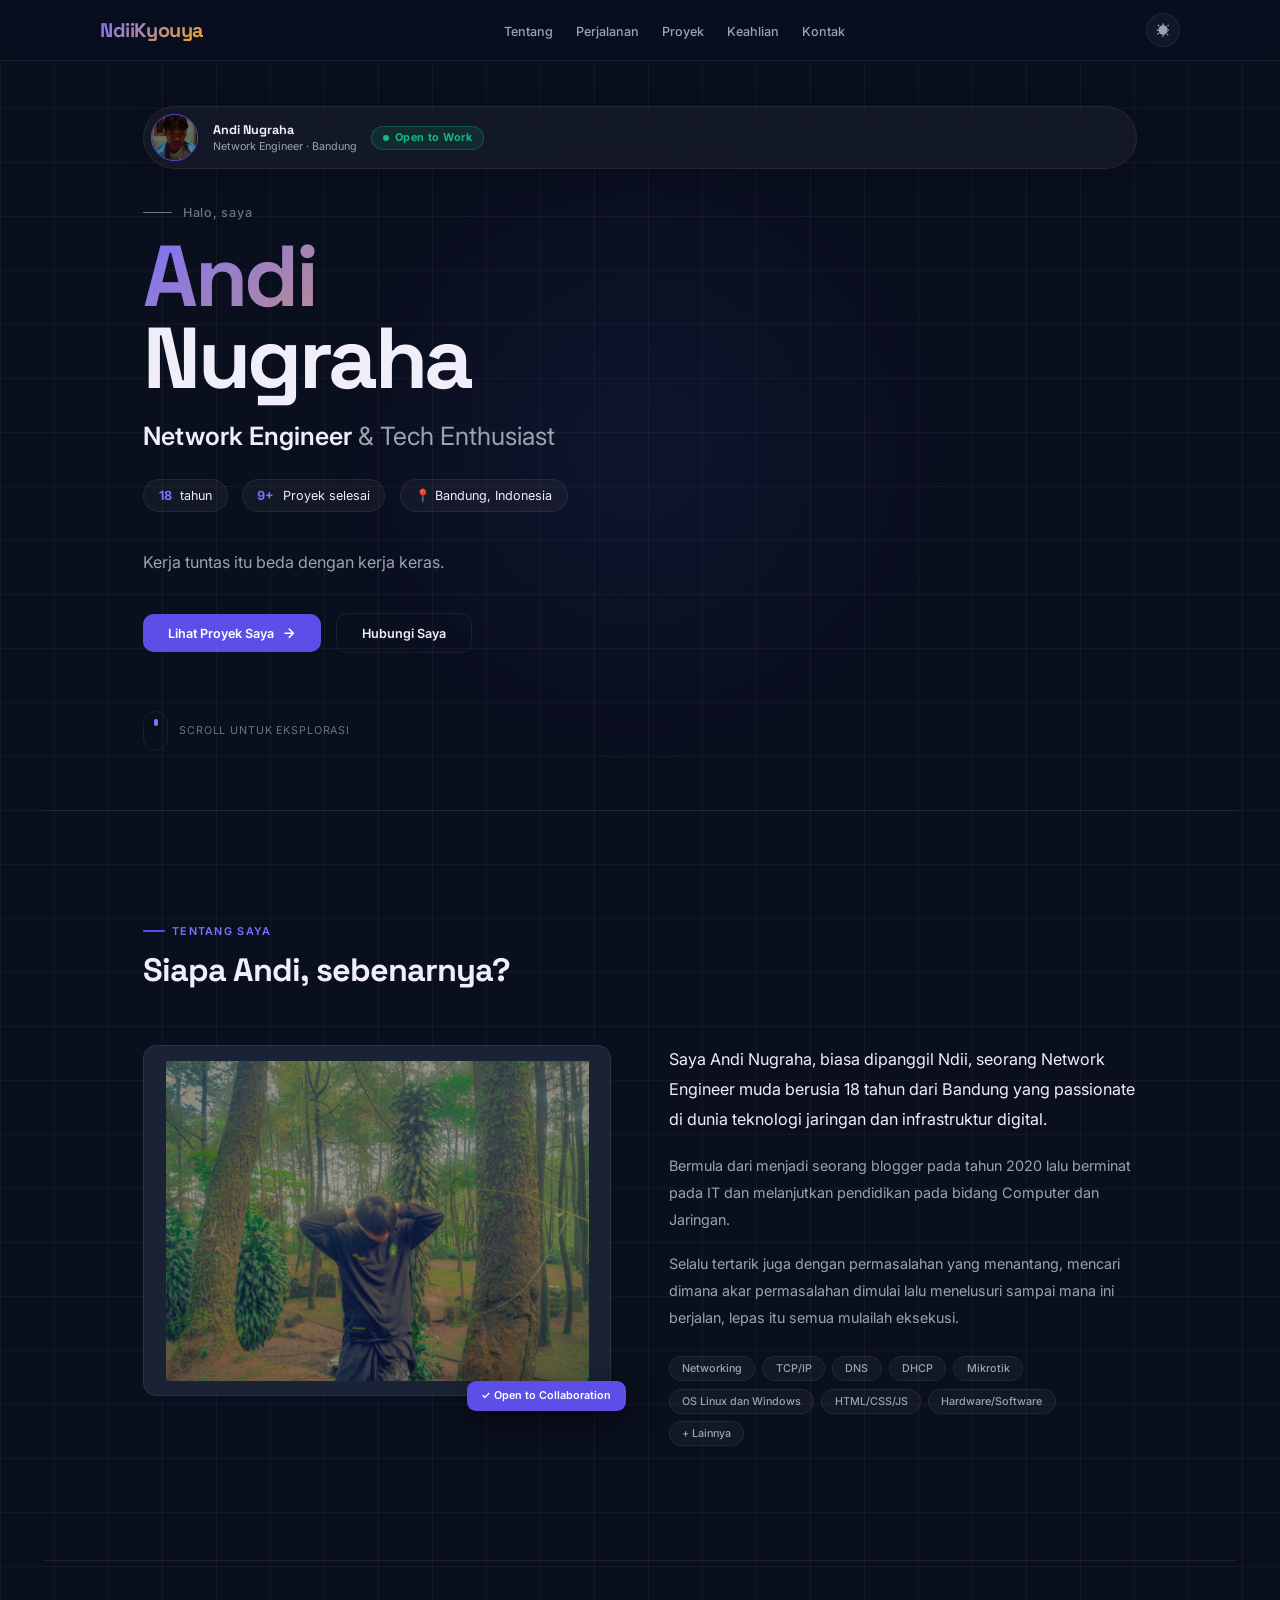
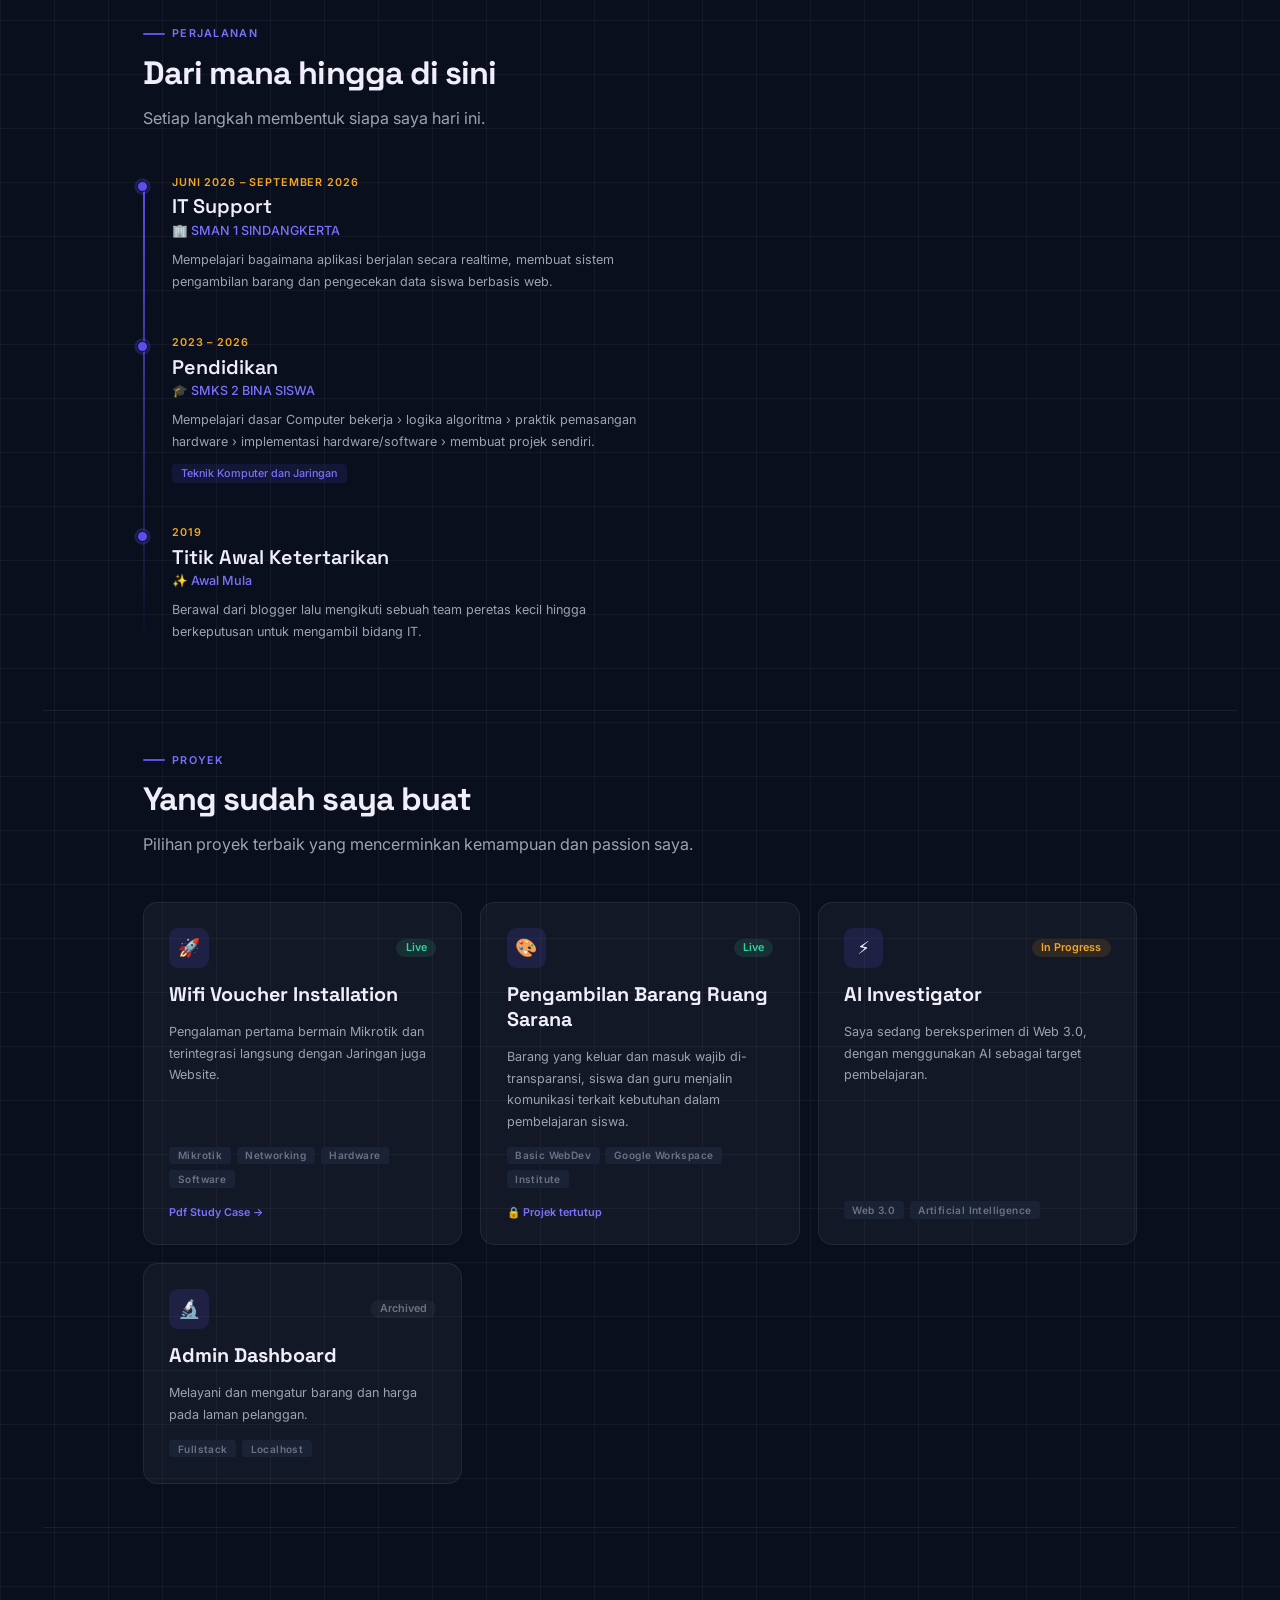
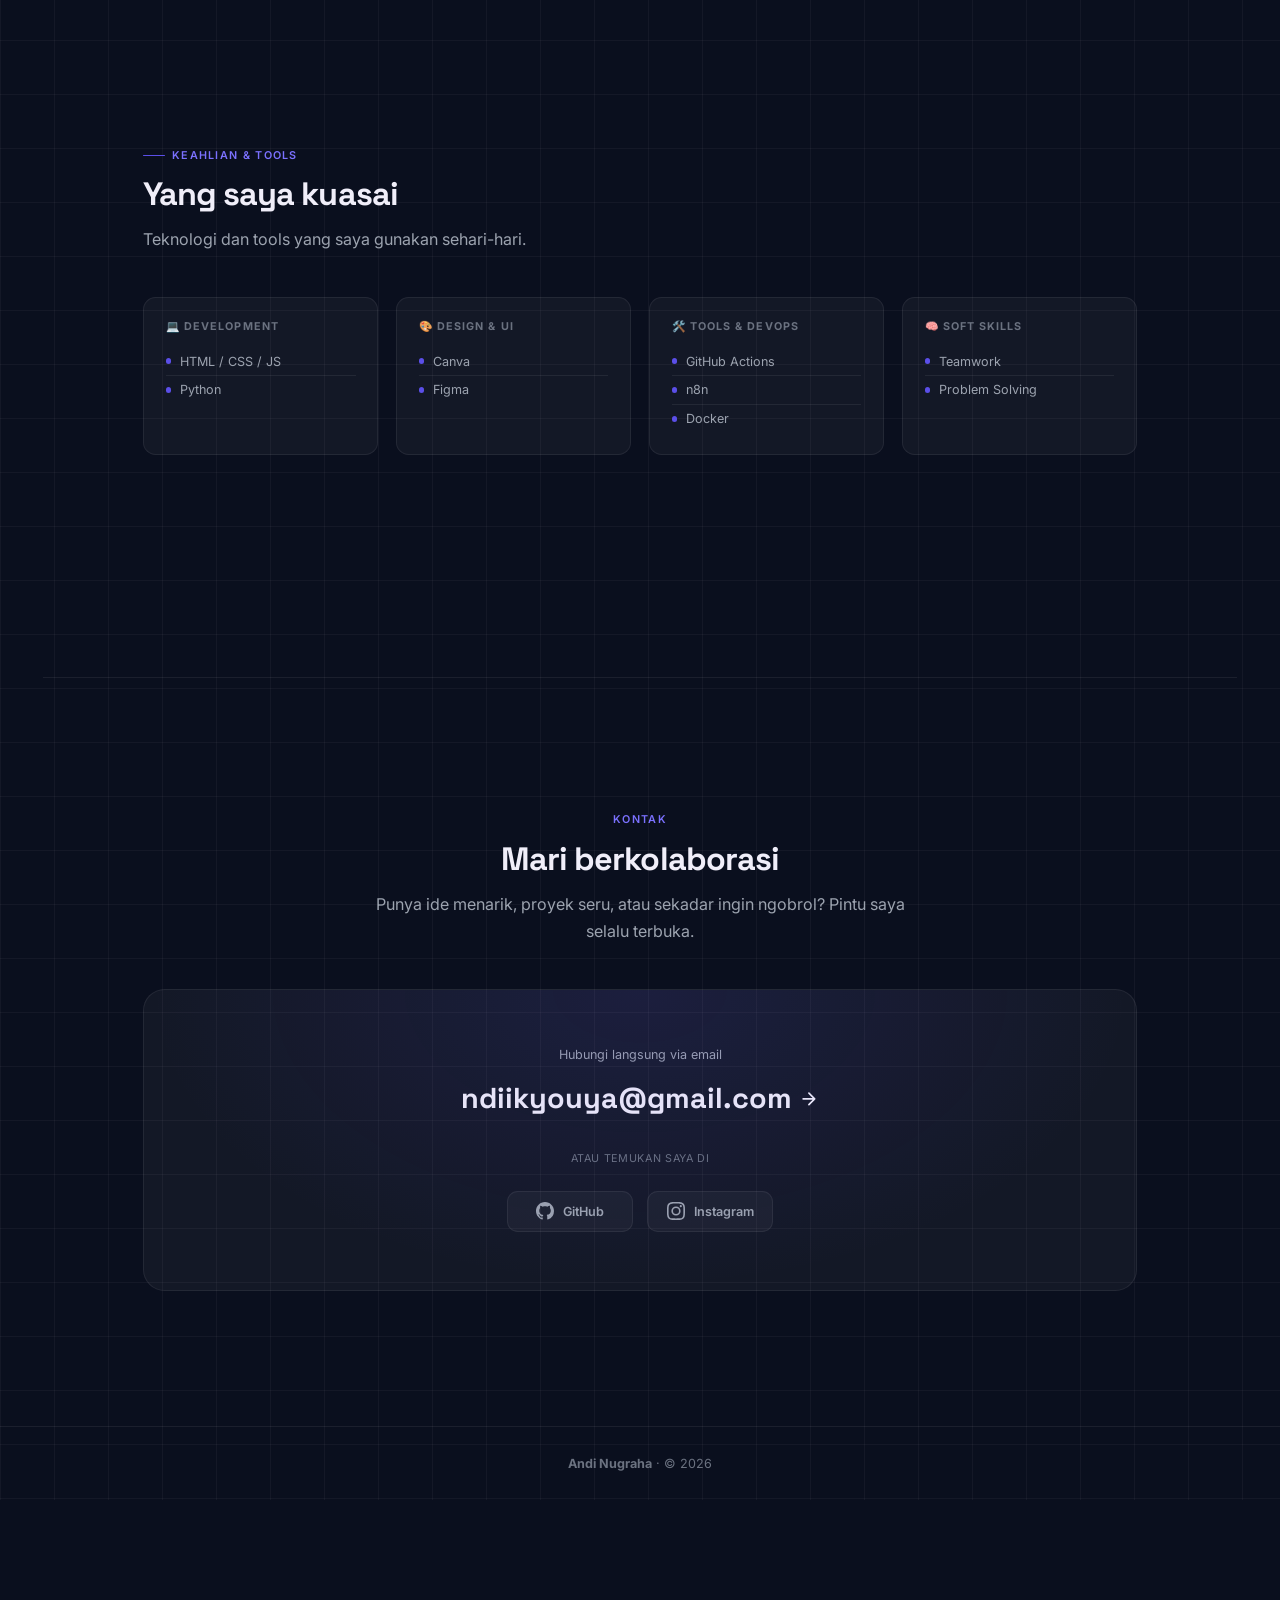
<file: index.html>
<!DOCTYPE html>
<html lang="id" data-theme="dark">
<head>
  <meta charset="UTF-8" />
  <meta name="viewport" content="width=device-width, initial-scale=1.0, maximum-scale=1.0, user-scalable=no">
  <title>Portofolio — Andi Nugraha</title>
  <link rel="preconnect" href="https://fonts.googleapis.com" />
  <link rel="preconnect" href="https://fonts.gstatic.com" crossorigin />
  <link href="https://fonts.googleapis.com/css2?family=Inter:wght@300;400;500;600;700&family=Space+Grotesk:wght@300;400;500;600;700&display=swap" rel="stylesheet" />
  <link rel="stylesheet" href="gaya.css" />
</head>
<body>

  <!-- cursor glow -->
  <div id="glow"></div>

  <!-- ── NAVBAR ─────────────────────────────── -->
  <nav>
    <div class="nav-inner">
      <a href="#hero" class="nav-logo">Ndii<span style="color:var(--amber)">Kyouya</span></a>
      <ul class="nav-links">
        <li><a href="#about">Tentang</a></li>
        <li><a href="#journey">Perjalanan</a></li>
        <li><a href="#projects">Proyek</a></li>
        <li><a href="#skills">Keahlian</a></li>
        <li><a href="#contact">Kontak</a></li>
      </ul>
      <div class="nav-right">
        <button class="theme-btn" id="themeToggle" aria-label="Toggle theme">
          <svg id="iconSun" viewBox="0 0 24 24"><path d="M12 5a7 7 0 1 0 0 14A7 7 0 0 0 12 5Zm0-3a1 1 0 0 1 1 1v1a1 1 0 0 1-2 0V3a1 1 0 0 1 1-1Zm0 17a1 1 0 0 1 1 1v1a1 1 0 0 1-2 0v-1a1 1 0 0 1 1-1ZM4.22 4.22a1 1 0 0 1 1.41 0l.71.71a1 1 0 0 1-1.41 1.41l-.71-.71a1 1 0 0 1 0-1.41Zm13.44 13.44a1 1 0 0 1 1.41 0l.71.71a1 1 0 0 1-1.41 1.41l-.71-.71a1 1 0 0 1 0-1.41ZM3 11h1a1 1 0 0 1 0 2H3a1 1 0 0 1 0-2Zm16 0h1a1 1 0 0 1 0 2h-1a1 1 0 0 1 0-2ZM5.64 17.64l-.71.71a1 1 0 0 1-1.41-1.41l.71-.71a1 1 0 0 1 1.41 1.41Zm12.73-12.73.71-.71a1 1 0 0 1 1.41 1.41l-.71.71a1 1 0 0 1-1.41-1.41Z"/></svg>
          <svg id="iconMoon" viewBox="0 0 24 24" style="display:none"><path d="M21 12.79A9 9 0 0 1 11.21 3 7 7 0 1 0 21 12.79Z"/></svg>
        </button>
        <button class="hamburger" id="hamburger" aria-label="Menu">
          <span></span><span></span><span></span>
        </button>
      </div>
    </div>
  </nav>

  <div class="mobile-menu" id="mobileMenu">
    <a href="#about">Tentang</a>
    <a href="#journey">Perjalanan</a>
    <a href="#projects">Proyek</a>
    <a href="#skills">Keahlian</a>
    <a href="#contact">Kontak</a>
  </div>

  <main>
    <!-- ── HERO ─────────────────────────────── -->
    <section id="hero">

      <!-- Profile Card -->
      <div class="profile-card">
        <div class="profile-avatar">
          <div class="avatar-placeholder"><img src="Images/profile.webp"></div>
        </div>
        <div class="profile-info">
          <div class="profile-name">Andi Nugraha</div>
          <div class="profile-role">Network Engineer · Bandung</div>
        </div>
        <div class="otw-badge">Open to Work</div>
      </div>

      <div class="hero-eyebrow">Halo, saya</div>
      <h1 class="hero-name">
        <span class="gradient-text">Andi</span><br>Nugraha
      </h1>
      <p class="hero-role">
        <strong>Network Engineer</strong> &amp; Tech Enthusiast
      </p>

      <div class="hero-stats">
        <div class="stat-pill"><strong>18</strong> tahun</div>
        <div class="stat-pill"><strong>9+</strong> Proyek selesai</div>
        <div class="stat-pill">📍 Bandung, Indonesia</div>
      </div>

      <p class="hero-desc">Kerja tuntas itu beda dengan kerja keras.</p>

      <div class="hero-cta">
        <a href="#projects" class="btn-primary">
          Lihat Proyek Saya
          <svg width="16" height="16" viewBox="0 0 24 24" fill="none" stroke="currentColor" stroke-width="2.5" stroke-linecap="round" stroke-linejoin="round"><path d="M5 12h14M12 5l7 7-7 7"/></svg>
        </a>
        <a href="#contact" class="btn-ghost">Hubungi Saya</a>
      </div>

      <div class="hero-scroll">
        <div class="scroll-dot"></div>
        Scroll untuk eksplorasi
      </div>
    </section>

    <hr class="section-rule" />

    <!-- ── ABOUT ─────────────────────────────── -->
    <section id="about">
      <div class="section-label">Tentang Saya</div>
      <h2 class="section-title">Siapa Andi, sebenarnya?</h2>

      <div class="about-grid reveal">
        <div class="about-photo-wrap">
          <div class="photo-placeholder">
            <span class="photo-placeholder-hint"><img src="Images/Me.webp"></span>
          </div>
          <div class="photo-badge">✓ Open to Collaboration</div>
        </div>

        <div class="about-text">
          <p>Saya Andi Nugraha, biasa dipanggil Ndii, seorang Network Engineer muda berusia 18 tahun dari Bandung yang passionate di dunia teknologi jaringan dan infrastruktur digital.</p>
          <p>Bermula dari menjadi seorang blogger pada tahun 2020 lalu berminat pada IT dan melanjutkan pendidikan pada bidang Computer dan Jaringan.</p>
          <p>Selalu tertarik juga dengan permasalahan yang menantang, mencari dimana akar permasalahan dimulai lalu menelusuri sampai mana ini berjalan, lepas itu semua mulailah eksekusi.</p>
          <div class="skill-tags">
            <span class="tag">Networking</span>
            <span class="tag">TCP/IP</span>
            <span class="tag">DNS</span>
            <span class="tag">DHCP</span>
            <span class="tag">Mikrotik</span>
            <span class="tag">OS Linux dan Windows</span>
            <span class="tag">HTML/CSS/JS</span>
            <span class="tag">Hardware/Software</span>
            <span class="tag">+ Lainnya</span>
          </div>
        </div>
      </div>
    </section>

    <hr class="section-rule" />

    <!-- ── JOURNEY ────────────────────────────── -->
    <section id="journey">
      <div class="section-label">Perjalanan</div>
      <h2 class="section-title">Dari mana hingga di sini</h2>
      <p class="section-sub">Setiap langkah membentuk siapa saya hari ini.</p>

      <div class="timeline reveal">
        <div class="tl-item">
          <div class="tl-dot"></div>
          <div class="tl-period">Juni 2026 – September 2026</div>
          <div class="tl-title">IT Support</div>
          <div class="tl-place">🏢 SMAN 1 SINDANGKERTA</div>
          <p class="tl-desc">Mempelajari bagaimana aplikasi berjalan secara realtime, membuat sistem pengambilan barang dan pengecekan data siswa berbasis web.</p>
        </div>
        <div class="tl-item">
          <div class="tl-dot"></div>
          <div class="tl-period">2023 – 2026</div>
          <div class="tl-title">Pendidikan</div>
          <div class="tl-place">🎓 SMKS 2 BINA SISWA</div>
          <p class="tl-desc">Mempelajari dasar Computer bekerja › logika algoritma › praktik pemasangan hardware › implementasi hardware/software › membuat projek sendiri.</p>
          <div class="tl-tags"><span class="tl-tag">Teknik Komputer dan Jaringan</span></div>
        </div>
        <div class="tl-item">
          <div class="tl-dot"></div>
          <div class="tl-period">2019</div>
          <div class="tl-title">Titik Awal Ketertarikan</div>
          <div class="tl-place">✨ Awal Mula</div>
          <p class="tl-desc">Berawal dari blogger lalu mengikuti sebuah team peretas kecil hingga berkeputusan untuk mengambil bidang IT.</p>
        </div>
      </div>
    </section>

    <hr class="section-rule" />

    <!-- ── PROJECTS ───────────────────────────── -->
    <section id="projects">
      <div class="section-label">Proyek</div>
      <h2 class="section-title">Yang sudah saya buat</h2>
      <p class="section-sub">Pilihan proyek terbaik yang mencerminkan kemampuan dan passion saya.</p>

      <div class="project-grid reveal">
        <div class="project-card">
          <div class="project-meta">
            <div class="project-icon">🚀</div>
            <span class="project-status status-live">Live</span>
          </div>
          <h3 class="project-title">Wifi Voucher Installation</h3>
          <p class="project-desc">Pengalaman pertama bermain Mikrotik dan terintegrasi langsung dengan Jaringan juga Website.</p>
          <div class="project-stack">
            <span class="stack-chip">Mikrotik</span>
            <span class="stack-chip">Networking</span>
            <span class="stack-chip">Hardware</span>
            <span class="stack-chip">Software</span>
          </div>
          <div class="project-links">
            <a href="https://drive.google.com/file/d/1MenW5FIgBW9N0kGj4w3RUC7sWb0w-4FM/view?usp=drivesdk">
            <span class="project-link">Pdf Study Case -></span></a>
          </div>
        </div>

        <div class="project-card">
          <div class="project-meta">
            <div class="project-icon">🎨</div>
            <span class="project-status status-live">Live</span>
          </div>
          <h3 class="project-title">Pengambilan Barang Ruang Sarana</h3>
          <p class="project-desc">Barang yang keluar dan masuk wajib di-transparansi, siswa dan guru menjalin komunikasi terkait kebutuhan dalam pembelajaran siswa.</p>
          <div class="project-stack">
            <span class="stack-chip">Basic WebDev</span>
            <span class="stack-chip">Google Workspace</span>
            <span class="stack-chip">Institute</span>
          </div>
          <div class="project-links">
            <span class="project-link">🔒 Projek tertutup</span>
          </div>
        </div>

        <div class="project-card">
          <div class="project-meta">
            <div class="project-icon">⚡</div>
            <span class="project-status status-wip">In Progress</span>
          </div>
          <h3 class="project-title">AI Investigator</h3>
          <p class="project-desc">Saya sedang bereksperimen di Web 3.0, dengan menggunakan AI sebagai target pembelajaran.</p>
          <div class="project-stack">
            <span class="stack-chip">Web 3.0</span>
            <span class="stack-chip">Artificial Intelligence</span>
          </div>
        </div>

        <div class="project-card">
          <div class="project-meta">
            <div class="project-icon">🔬</div>
            <span class="project-status status-archived">Archived</span>
          </div>
          <h3 class="project-title">Admin Dashboard</h3>
          <p class="project-desc">Melayani dan mengatur barang dan harga pada laman pelanggan.</p>
          <div class="project-stack">
            <span class="stack-chip">Fullstack</span>
            <span class="stack-chip">Localhost</span>
          </div>
        </div>
      </div>
    </section>

    <hr class="section-rule" />

    <!-- ── SKILLS ─────────────────────────────── -->
    <section id="skills">
      <div class="section-label">Keahlian & Tools</div>
      <h2 class="section-title">Yang saya kuasai</h2>
      <p class="section-sub">Teknologi dan tools yang saya gunakan sehari-hari.</p>

      <div class="skills-cols reveal">
        <div class="skill-group">
          <div class="skill-group-title">💻 Development</div>
          <div class="skill-item"><span class="skill-dot"></span>HTML / CSS / JS</div>
          <div class="skill-item"><span class="skill-dot"></span>Python</div>
        </div>
        <div class="skill-group">
          <div class="skill-group-title">🎨 Design & UI</div>
          <div class="skill-item"><span class="skill-dot"></span>Canva</div>
          <div class="skill-item"><span class="skill-dot"></span>Figma</div>
        </div>
        <div class="skill-group">
          <div class="skill-group-title">🛠️ Tools & DevOps</div>
          <div class="skill-item"><span class="skill-dot"></span>GitHub Actions</div>
          <div class="skill-item"><span class="skill-dot"></span>n8n</div>
          <div class="skill-item"><span class="skill-dot"></span>Docker</div>
        </div>
        <div class="skill-group">
          <div class="skill-group-title">🧠 Soft Skills</div>
          <div class="skill-item"><span class="skill-dot"></span>Teamwork</div>
          <div class="skill-item"><span class="skill-dot"></span>Problem Solving</div>
        </div>
      </div>
    </section>

    <hr class="section-rule" />

    <!-- ── CONTACT ────────────────────────────── -->
    <section id="contact">
      <div class="section-label">Kontak</div>
      <h2 class="section-title">Mari berkolaborasi</h2>
      <p class="section-sub" style="margin:0 auto;text-align:center">
        Punya ide menarik, proyek seru, atau sekadar ingin ngobrol? Pintu saya selalu terbuka.
      </p>

      <div class="contact-card reveal">
        <p style="color:var(--text-2);font-size:var(--fs-sm)">Hubungi langsung via email</p>
        <a href="mailto:ndiikyouya@gmail.com" class="contact-email">
          ndiikyouya@gmail.com
          <svg width="22" height="22" viewBox="0 0 24 24" fill="none" stroke="currentColor" stroke-width="2" stroke-linecap="round" stroke-linejoin="round"><path d="M5 12h14M12 5l7 7-7 7"/></svg>
        </a>
        <div style="color:var(--text-3);font-size:var(--fs-xs);margin-bottom:1.75rem;letter-spacing:.06em;text-transform:uppercase">atau temukan saya di</div>
        <div class="social-grid">
          <a href="https://github.com/ndiikyouya" target="_blank" rel="noopener" class="social-link">
            <svg viewBox="0 0 24 24" fill="currentColor"><path d="M12 0C5.37 0 0 5.37 0 12c0 5.31 3.435 9.795 8.205 11.385.6.105.825-.255.825-.57 0-.285-.015-1.23-.015-2.235-3.015.555-3.795-.735-4.035-1.41-.135-.345-.72-1.41-1.23-1.695-.42-.225-1.02-.78-.015-.795.945-.015 1.62.87 1.845 1.23 1.08 1.815 2.805 1.305 3.495.99.105-.78.42-1.305.765-1.605-2.67-.3-5.46-1.335-5.46-5.925 0-1.305.465-2.385 1.23-3.225-.12-.3-.54-1.53.12-3.18 0 0 1.005-.315 3.3 1.23.96-.27 1.98-.405 3-.405s2.04.135 3 .405c2.295-1.56 3.3-1.23 3.3-1.23.66 1.65.24 2.88.12 3.18.765.84 1.23 1.905 1.23 3.225 0 4.605-2.805 5.625-5.475 5.925.435.375.81 1.095.81 2.22 0 1.605-.015 2.895-.015 3.3 0 .315.225.69.825.57A12.02 12.02 0 0 0 24 12c0-6.63-5.37-12-12-12Z"/></svg>
            GitHub
          </a>
          <a href="https://instagram.com/ndiikyouya" target="_blank" rel="noopener" class="social-link">
            <svg viewBox="0 0 24 24" fill="currentColor"><path d="M12 2.163c3.204 0 3.584.012 4.85.07 3.252.148 4.771 1.691 4.919 4.919.058 1.265.069 1.645.069 4.849 0 3.205-.012 3.584-.069 4.849-.149 3.225-1.664 4.771-4.919 4.919-1.266.058-1.644.07-4.85.07-3.204 0-3.584-.012-4.849-.07-3.26-.149-4.771-1.699-4.919-4.92-.058-1.265-.07-1.644-.07-4.849 0-3.204.013-3.583.07-4.849.149-3.227 1.664-4.771 4.919-4.919 1.266-.057 1.645-.069 4.849-.069zm0-2.163c-3.259 0-3.667.014-4.947.072-4.358.2-6.78 2.618-6.98 6.98-.059 1.281-.073 1.689-.073 4.948 0 3.259.014 3.668.072 4.948.2 4.358 2.618 6.78 6.98 6.98 1.281.058 1.689.072 4.948.072 3.259 0 3.668-.014 4.948-.072 4.354-.2 6.782-2.618 6.979-6.98.059-1.28.073-1.689.073-4.948 0-3.259-.014-3.667-.072-4.947-.196-4.354-2.617-6.78-6.979-6.98-1.281-.059-1.69-.073-4.949-.073zm0 5.838a6.162 6.162 0 1 0 0 12.324 6.162 6.162 0 0 0 0-12.324zM12 16a4 4 0 1 1 0-8 4 4 0 0 1 0 8zm6.406-11.845a1.44 1.44 0 1 0 0 2.881 1.44 1.44 0 0 0 0-2.881z"/></svg>
            Instagram
          </a>
        </div>
      </div>
    </section>
  </main>

  <footer>
    <p><strong>Andi Nugraha</strong> · © 2026</p>
  </footer>

  <script src="aoa.js"></script>
</body>
</html>
</file>
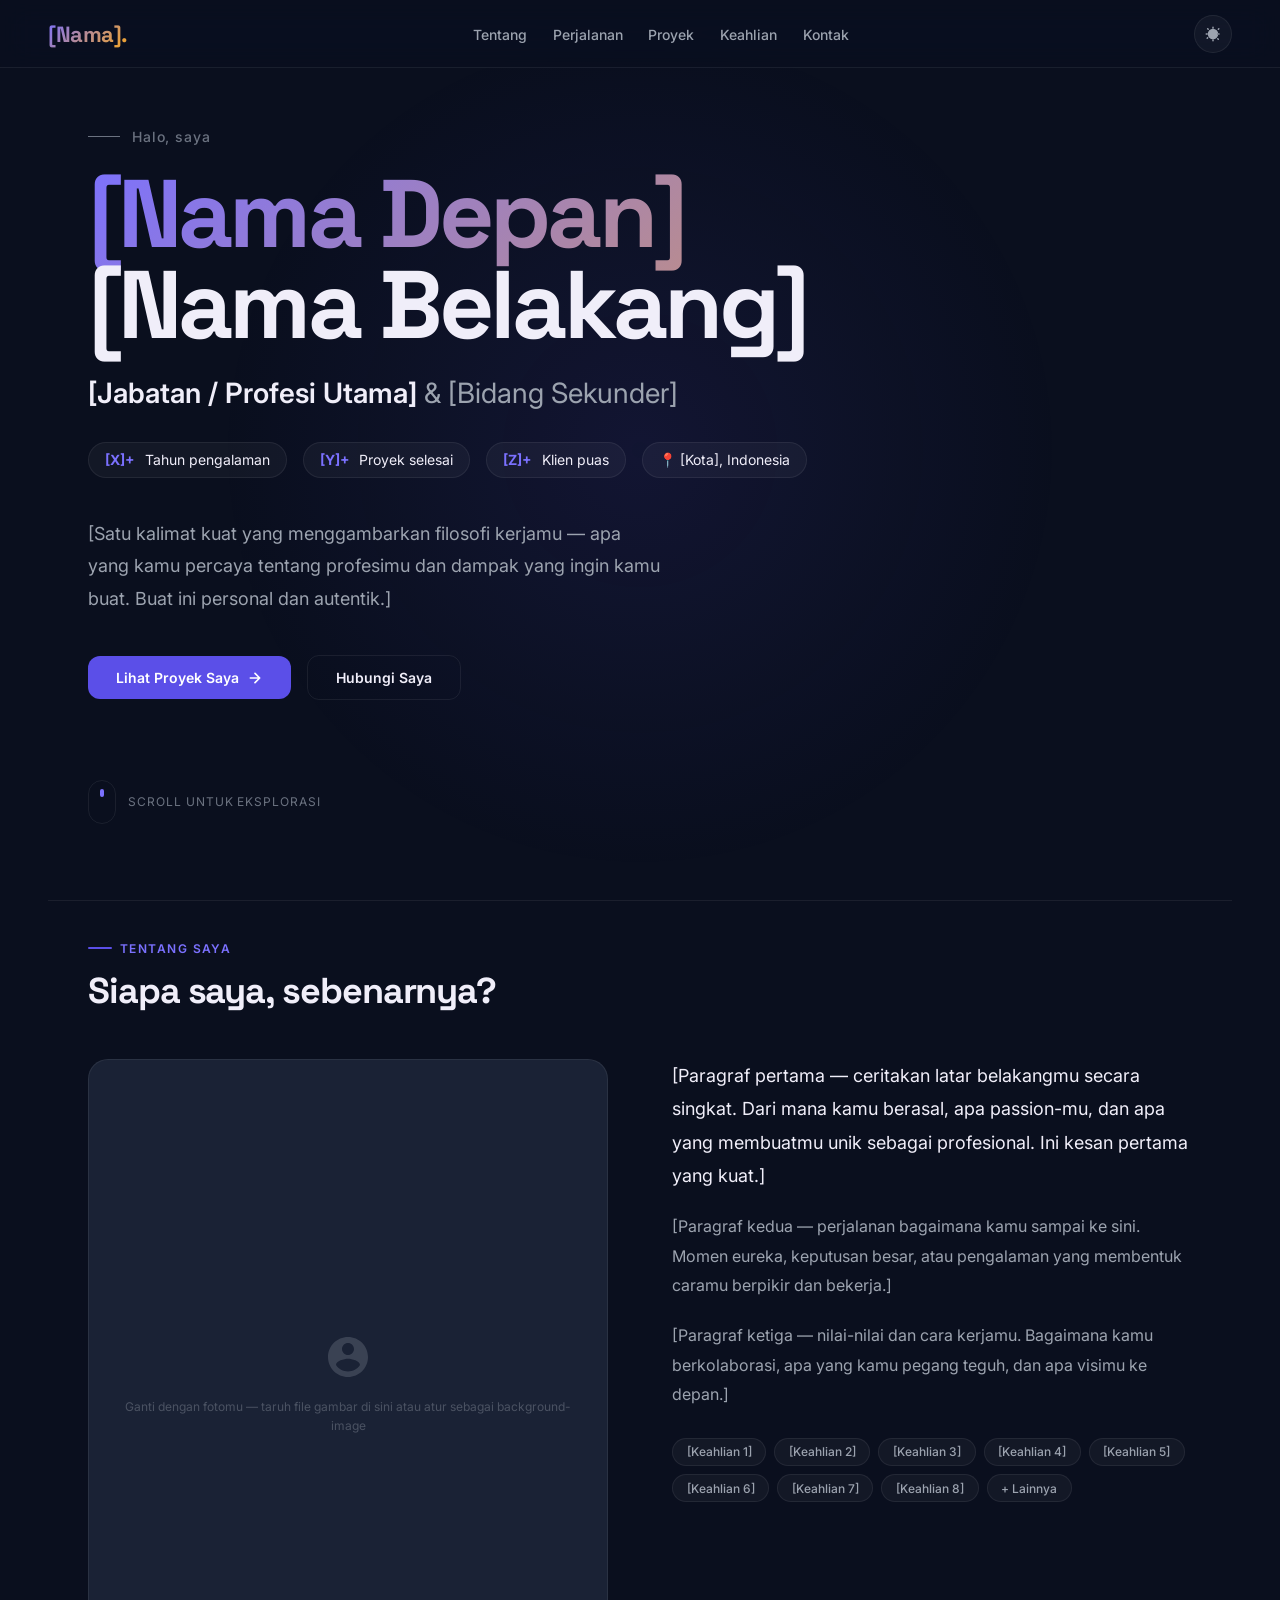
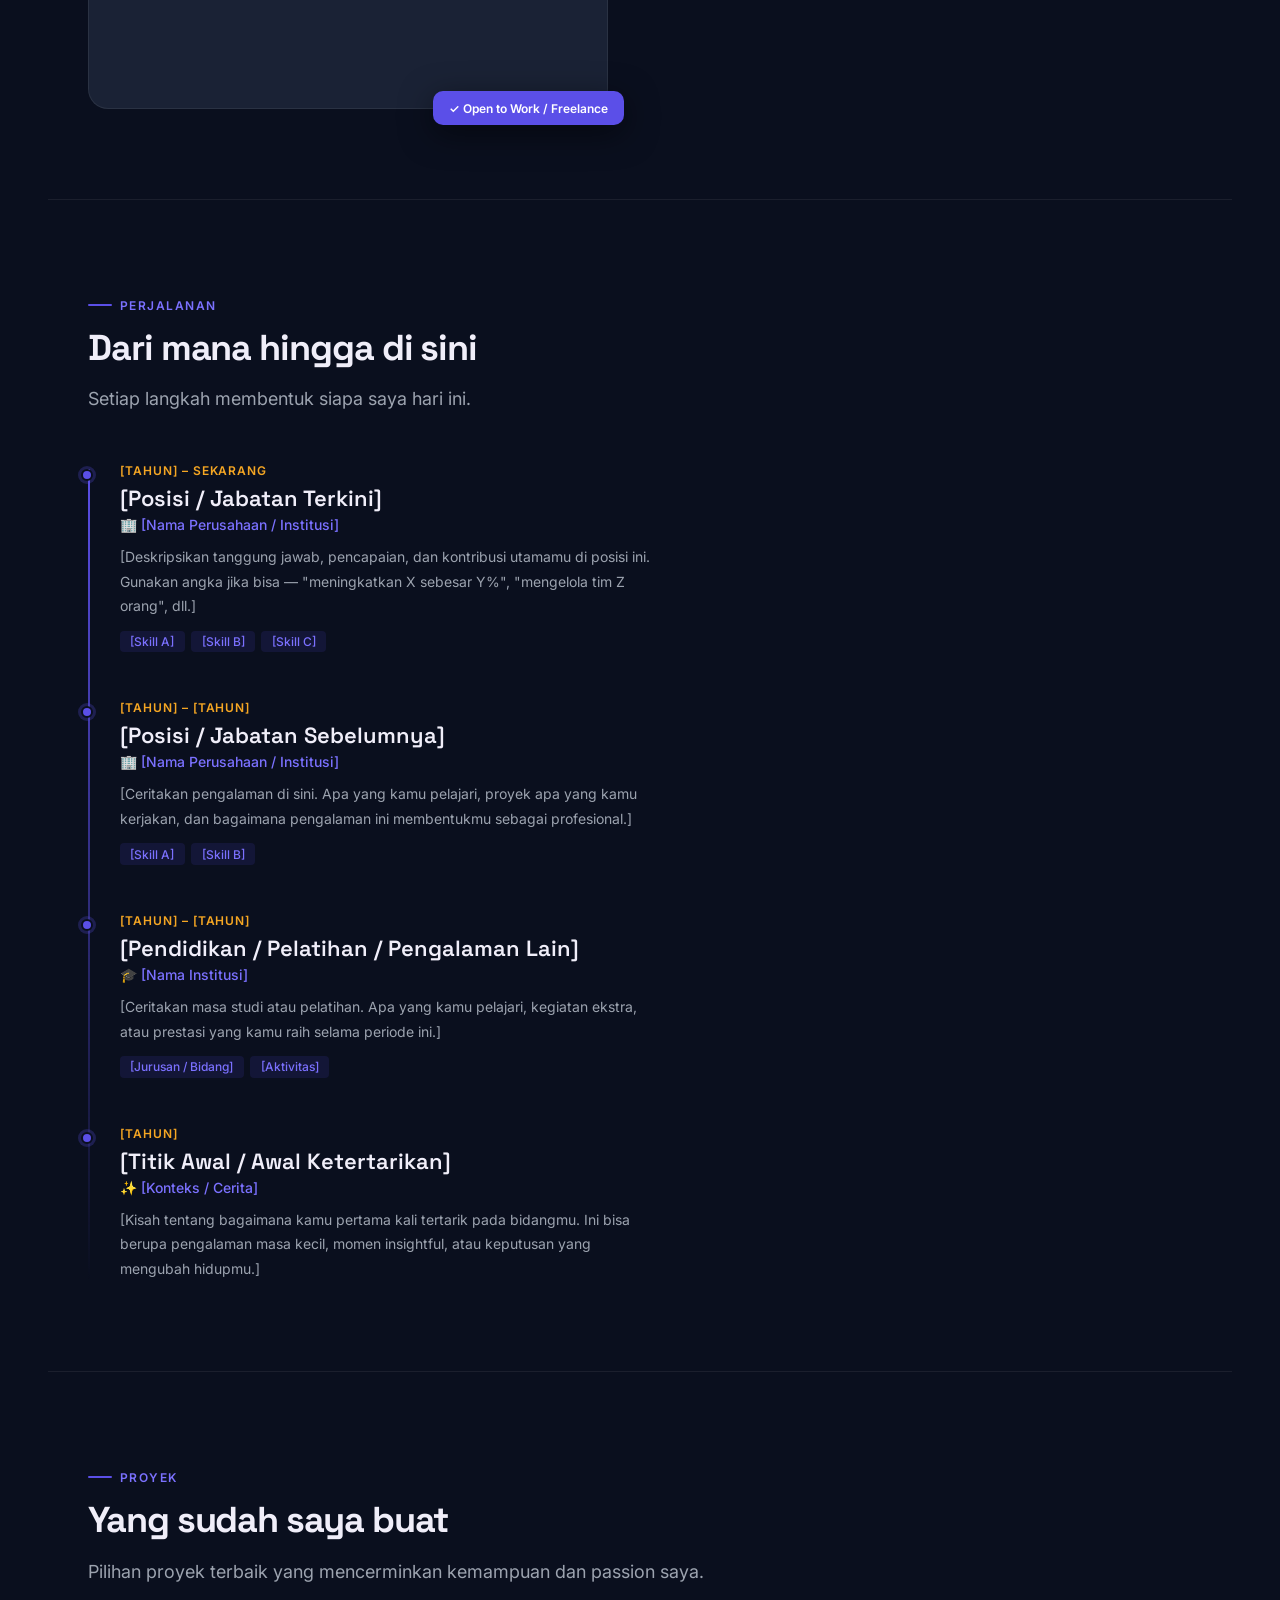
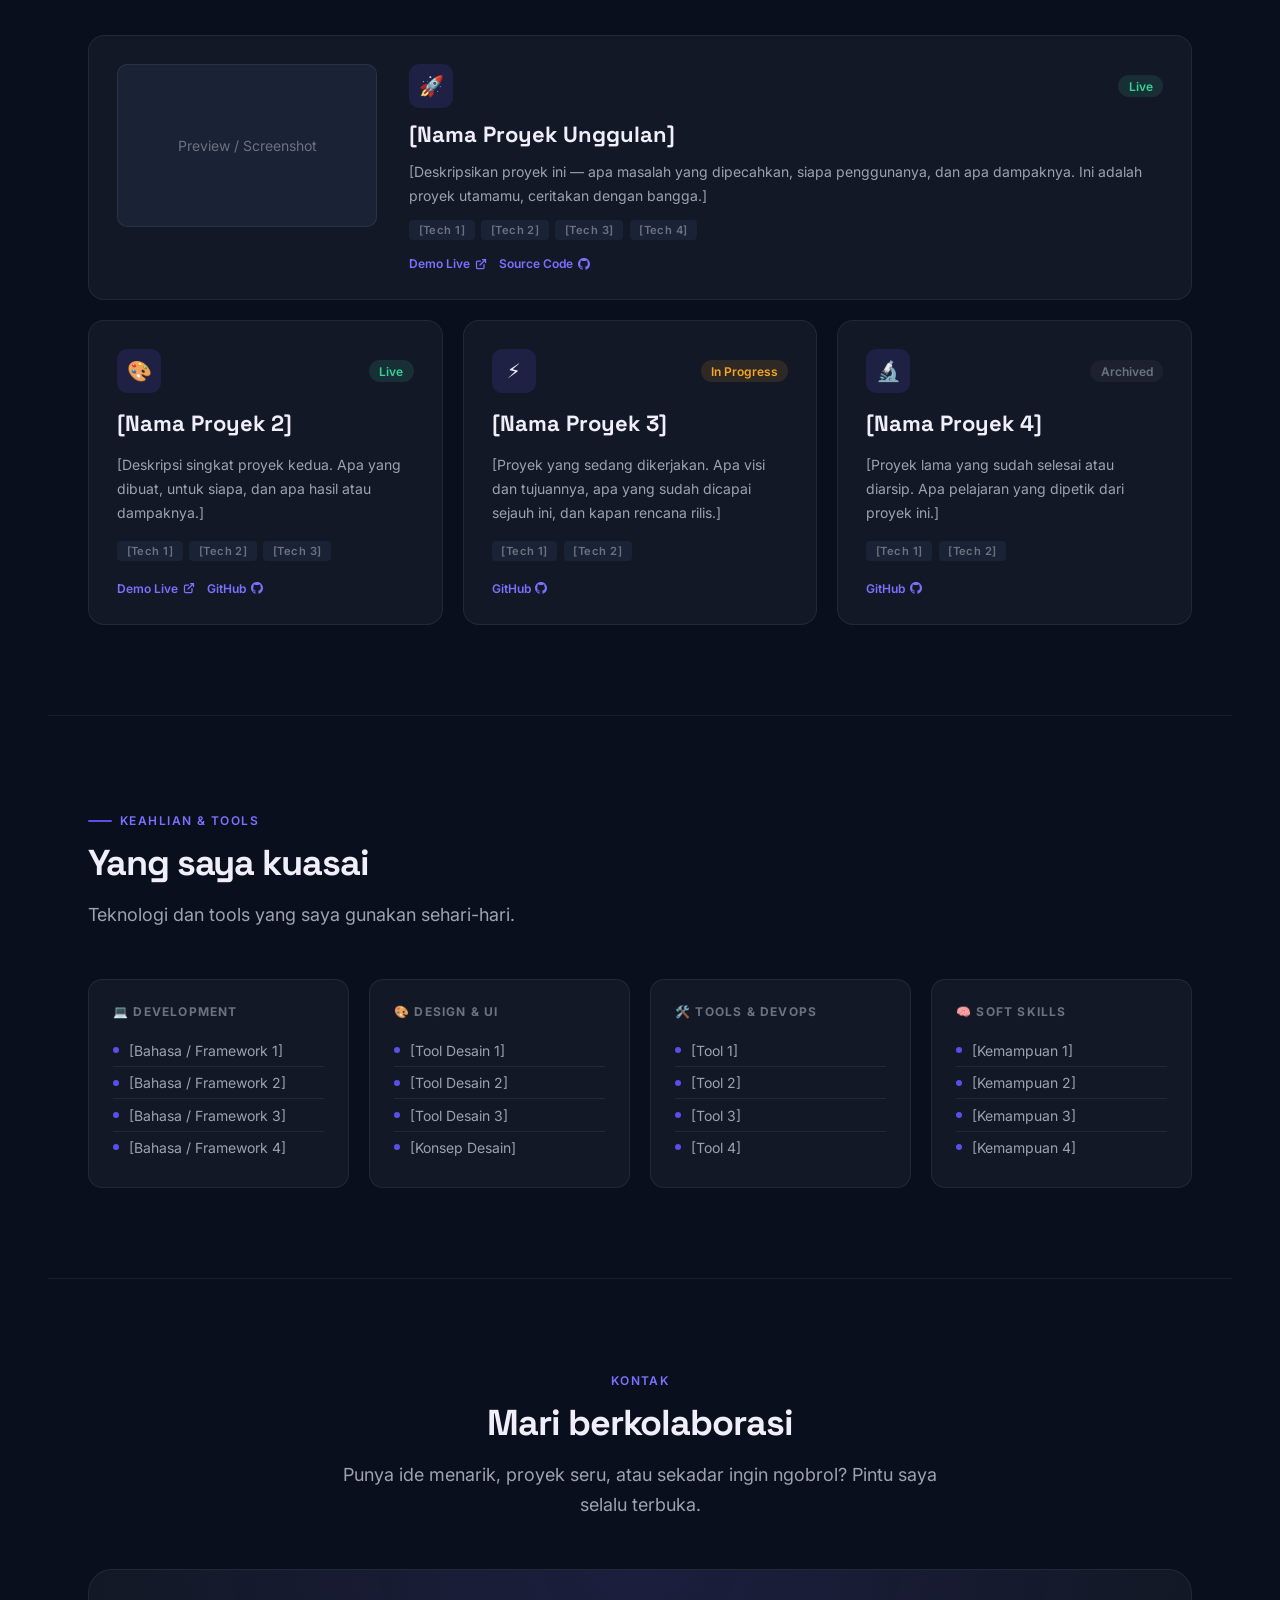
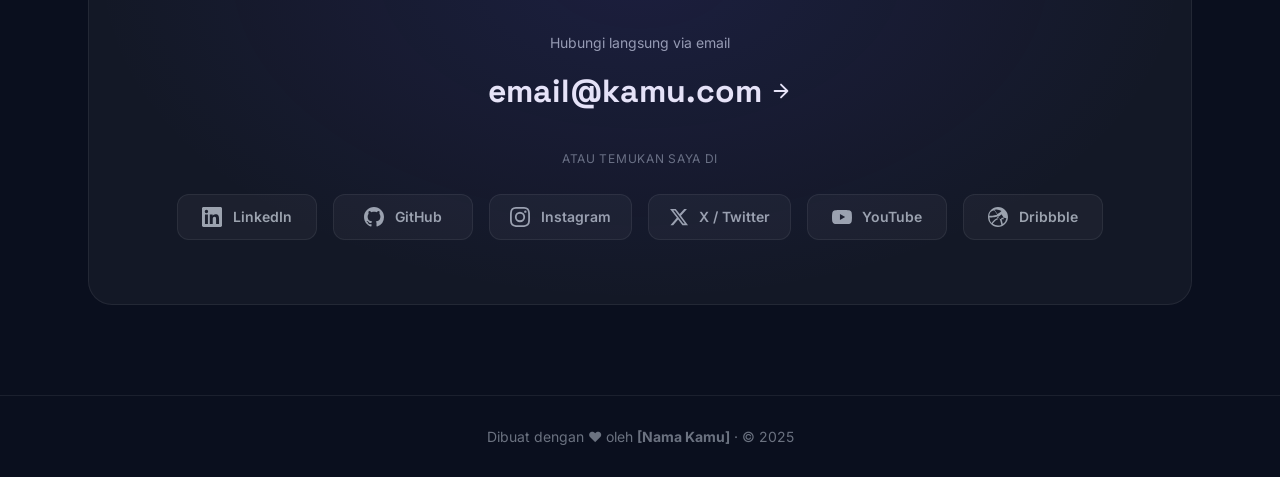
<file: index (1).html>
<!DOCTYPE html>
<html lang="id" data-theme="dark">
<head>
  <meta charset="UTF-8" />
  <meta name="viewport" content="width=device-width, initial-scale=1.0" />
  <title>Portfolio — [Nama Kamu]</title>
  <link rel="preconnect" href="https://fonts.googleapis.com" />
  <link rel="preconnect" href="https://fonts.gstatic.com" crossorigin />
  <link href="https://fonts.googleapis.com/css2?family=Inter:wght@300;400;500;600;700&family=Space+Grotesk:wght@300;400;500;600;700&display=swap" rel="stylesheet" />
  <style>
    /* ─── TOKENS ─────────────────────────────────────────────── */
    :root {
      --indigo:   #5B4FE8;
      --indigo-l: #7B71FF;
      --amber:    #F5A623;
      --radius:   12px;
      --nav-h:    68px;
      --ease:     cubic-bezier(.4,0,.2,1);
      --fs-xs:    .75rem;
      --fs-sm:    .875rem;
      --fs-base:  1rem;
      --fs-lg:    1.125rem;
      --fs-xl:    1.375rem;
      --fs-2xl:   1.75rem;
      --fs-3xl:   2.25rem;
      --fs-4xl:   3rem;
      --fs-hero:  clamp(2.8rem, 8vw, 6rem);
    }

    [data-theme="dark"] {
      --bg:        #0A0F1E;
      --bg2:       #111827;
      --bg3:       #1a2235;
      --border:    rgba(255,255,255,.07);
      --text:      #F0EEF9;
      --text-2:    #9CA3AF;
      --text-3:    #6B7280;
      --card-bg:   rgba(255,255,255,.04);
      --card-hover:rgba(255,255,255,.07);
      --nav-blur:  rgba(10,15,30,.85);
      --shadow:    0 8px 32px rgba(0,0,0,.5);
    }
    [data-theme="light"] {
      --bg:        #F7F5F2;
      --bg2:       #FFFFFF;
      --bg3:       #EDE9E4;
      --border:    rgba(0,0,0,.08);
      --text:      #0D1117;
      --text-2:    #4B5563;
      --text-3:    #9CA3AF;
      --card-bg:   rgba(0,0,0,.03);
      --card-hover:rgba(0,0,0,.06);
      --nav-blur:  rgba(247,245,242,.88);
      --shadow:    0 8px 32px rgba(0,0,0,.12);
    }

    /* ─── RESET ──────────────────────────────────────────────── */
    *, *::before, *::after { box-sizing: border-box; margin: 0; padding: 0; }
    html { scroll-behavior: smooth; font-size: 16px; }
    body {
      font-family: 'Inter', system-ui, sans-serif;
      background: var(--bg);
      color: var(--text);
      transition: background .3s var(--ease), color .3s var(--ease);
      overflow-x: hidden;
      min-height: 100vh;
    }
    img { display: block; max-width: 100%; }
    a { color: inherit; text-decoration: none; }
    ul { list-style: none; }

    /* ─── CURSOR GLOW ────────────────────────────────────────── */
    #glow {
      pointer-events: none;
      position: fixed;
      inset: 0;
      z-index: 0;
      background: radial-gradient(600px circle at var(--mx,50%) var(--my,50%),
        rgba(91,79,232,.10) 0%, transparent 70%);
      transition: background .08s;
    }
    [data-theme="light"] #glow { opacity: .5; }

    /* ─── NAVBAR ─────────────────────────────────────────────── */
    nav {
      position: fixed;
      top: 0; left: 0; right: 0;
      z-index: 100;
      height: var(--nav-h);
      display: flex;
      align-items: center;
      padding: 0 clamp(1rem, 4vw, 3rem);
      background: var(--nav-blur);
      backdrop-filter: blur(16px) saturate(180%);
      -webkit-backdrop-filter: blur(16px) saturate(180%);
      border-bottom: 1px solid var(--border);
      transition: background .3s var(--ease);
    }
    .nav-inner {
      width: 100%;
      max-width: 1200px;
      margin: 0 auto;
      display: flex;
      align-items: center;
      justify-content: space-between;
      gap: 1rem;
    }
    .nav-logo {
      font-family: 'Space Grotesk', sans-serif;
      font-weight: 700;
      font-size: var(--fs-xl);
      letter-spacing: -.02em;
      background: linear-gradient(135deg, var(--indigo-l), var(--amber));
      -webkit-background-clip: text;
      -webkit-text-fill-color: transparent;
      background-clip: text;
      white-space: nowrap;
    }
    .nav-links {
      display: flex;
      align-items: center;
      gap: clamp(.5rem, 2vw, 2rem);
    }
    .nav-links a {
      font-size: var(--fs-sm);
      font-weight: 500;
      color: var(--text-2);
      transition: color .2s;
      position: relative;
      padding: .25rem 0;
    }
    .nav-links a::after {
      content: '';
      position: absolute;
      bottom: -2px; left: 0;
      width: 0; height: 2px;
      background: var(--indigo);
      border-radius: 2px;
      transition: width .25s var(--ease);
    }
    .nav-links a:hover { color: var(--text); }
    .nav-links a:hover::after { width: 100%; }

    .nav-right { display: flex; align-items: center; gap: .75rem; }

    /* theme toggle */
    .theme-btn {
      width: 38px; height: 38px;
      border: 1px solid var(--border);
      border-radius: 50%;
      background: var(--card-bg);
      cursor: pointer;
      display: grid; place-items: center;
      transition: background .2s, border-color .2s, transform .2s;
      flex-shrink: 0;
    }
    .theme-btn:hover { background: var(--card-hover); transform: rotate(20deg); }
    .theme-btn svg { width: 18px; height: 18px; fill: var(--text-2); transition: fill .2s; }

    /* hamburger */
    .hamburger {
      display: none;
      flex-direction: column;
      gap: 5px;
      width: 38px; height: 38px;
      border: 1px solid var(--border);
      border-radius: 8px;
      background: var(--card-bg);
      cursor: pointer;
      align-items: center;
      justify-content: center;
      transition: background .2s;
      flex-shrink: 0;
    }
    .hamburger span {
      display: block;
      width: 18px; height: 2px;
      background: var(--text-2);
      border-radius: 2px;
      transition: transform .3s var(--ease), opacity .3s;
    }
    .hamburger.open span:nth-child(1) { transform: translateY(7px) rotate(45deg); }
    .hamburger.open span:nth-child(2) { opacity: 0; }
    .hamburger.open span:nth-child(3) { transform: translateY(-7px) rotate(-45deg); }

    /* mobile drawer */
    .mobile-menu {
      display: none;
      position: fixed;
      top: var(--nav-h); left: 0; right: 0;
      background: var(--nav-blur);
      backdrop-filter: blur(16px) saturate(180%);
      -webkit-backdrop-filter: blur(16px) saturate(180%);
      border-bottom: 1px solid var(--border);
      padding: 1rem 0;
      z-index: 99;
      flex-direction: column;
      gap: .25rem;
      transform: translateY(-10px);
      opacity: 0;
      pointer-events: none;
      transition: transform .3s var(--ease), opacity .3s var(--ease);
    }
    .mobile-menu.open {
      opacity: 1;
      transform: translateY(0);
      pointer-events: auto;
    }
    .mobile-menu a {
      display: block;
      padding: .75rem clamp(1rem, 4vw, 3rem);
      font-size: var(--fs-base);
      font-weight: 500;
      color: var(--text-2);
      transition: color .2s, background .2s;
    }
    .mobile-menu a:hover { color: var(--text); background: var(--card-bg); }

    @media (max-width: 720px) {
      .nav-links { display: none; }
      .hamburger { display: flex; }
      .mobile-menu { display: flex; }
    }

    /* ─── LAYOUT ─────────────────────────────────────────────── */
    main { position: relative; z-index: 1; }
    section {
      max-width: 1200px;
      margin: 0 auto;
      padding: clamp(4rem,10vh,7rem) clamp(1.25rem, 4vw, 3rem);
    }
    .section-label {
      display: inline-flex;
      align-items: center;
      gap: .5rem;
      font-size: var(--fs-xs);
      font-weight: 600;
      letter-spacing: .12em;
      text-transform: uppercase;
      color: var(--indigo-l);
      margin-bottom: 1rem;
    }
    .section-label::before {
      content: '';
      display: block;
      width: 24px; height: 2px;
      background: var(--indigo);
      border-radius: 2px;
    }
    .section-title {
      font-family: 'Space Grotesk', sans-serif;
      font-size: var(--fs-3xl);
      font-weight: 700;
      letter-spacing: -.03em;
      line-height: 1.1;
      margin-bottom: 1rem;
    }
    .section-sub {
      font-size: var(--fs-lg);
      color: var(--text-2);
      max-width: 56ch;
      line-height: 1.7;
    }
    hr.section-rule {
      border: none;
      border-top: 1px solid var(--border);
      margin: 0 clamp(1.25rem, 4vw, 3rem);
    }

    /* ─── HERO ───────────────────────────────────────────────── */
    #hero {
      min-height: 100vh;
      display: flex;
      flex-direction: column;
      justify-content: center;
      padding-top: calc(var(--nav-h) + 3rem);
      padding-bottom: 4rem;
      position: relative;
    }
    .hero-eyebrow {
      font-size: var(--fs-sm);
      font-weight: 500;
      color: var(--text-3);
      letter-spacing: .06em;
      margin-bottom: 1.5rem;
      display: flex;
      align-items: center;
      gap: .75rem;
    }
    .hero-eyebrow::before {
      content: '';
      width: 32px; height: 1px;
      background: var(--text-3);
    }
    .hero-name {
      font-family: 'Space Grotesk', sans-serif;
      font-size: var(--fs-hero);
      font-weight: 700;
      letter-spacing: -.04em;
      line-height: .95;
      margin-bottom: .5rem;
    }
    .hero-name .gradient-text {
      background: linear-gradient(135deg, var(--indigo-l) 0%, var(--amber) 100%);
      -webkit-background-clip: text;
      -webkit-text-fill-color: transparent;
      background-clip: text;
      background-size: 200% 200%;
      animation: gradShift 6s ease infinite;
    }
    @keyframes gradShift {
      0%,100% { background-position: 0% 50%; }
      50%      { background-position: 100% 50%; }
    }
    .hero-role {
      font-size: clamp(1.1rem, 3vw, 1.75rem);
      color: var(--text-2);
      font-weight: 400;
      margin-top: 1rem;
      margin-bottom: 2rem;
    }
    .hero-role strong { color: var(--text); font-weight: 600; }
    .hero-desc {
      max-width: 52ch;
      color: var(--text-2);
      line-height: 1.8;
      font-size: var(--fs-lg);
      margin-bottom: 2.5rem;
    }
    .hero-cta {
      display: flex;
      flex-wrap: wrap;
      gap: 1rem;
      align-items: center;
    }
    .btn-primary {
      display: inline-flex;
      align-items: center;
      gap: .5rem;
      padding: .8rem 1.75rem;
      background: var(--indigo);
      color: #fff;
      font-size: var(--fs-sm);
      font-weight: 600;
      border-radius: var(--radius);
      transition: background .2s, transform .2s, box-shadow .2s;
      border: none;
      cursor: pointer;
    }
    .btn-primary:hover {
      background: var(--indigo-l);
      transform: translateY(-2px);
      box-shadow: 0 8px 24px rgba(91,79,232,.4);
    }
    .btn-ghost {
      display: inline-flex;
      align-items: center;
      gap: .5rem;
      padding: .8rem 1.75rem;
      border: 1px solid var(--border);
      background: transparent;
      color: var(--text);
      font-size: var(--fs-sm);
      font-weight: 600;
      border-radius: var(--radius);
      transition: background .2s, transform .2s, border-color .2s;
      cursor: pointer;
    }
    .btn-ghost:hover {
      background: var(--card-hover);
      border-color: var(--indigo);
      transform: translateY(-2px);
    }
    .hero-scroll {
      margin-top: 5rem;
      display: flex;
      align-items: center;
      gap: .75rem;
      color: var(--text-3);
      font-size: var(--fs-xs);
      letter-spacing: .08em;
      text-transform: uppercase;
      animation: float 3s ease-in-out infinite;
    }
    .scroll-dot {
      width: 28px; height: 44px;
      border: 1.5px solid var(--border);
      border-radius: 14px;
      display: grid; place-items: start center;
      padding-top: 8px;
    }
    .scroll-dot::after {
      content: '';
      width: 4px; height: 8px;
      background: var(--indigo-l);
      border-radius: 2px;
      animation: scrollDown 2s ease-in-out infinite;
    }
    @keyframes scrollDown {
      0%   { opacity: 1; transform: translateY(0); }
      100% { opacity: 0; transform: translateY(12px); }
    }
    @keyframes float {
      0%,100% { transform: translateY(0); }
      50%     { transform: translateY(-4px); }
    }

    /* stat pills */
    .hero-stats {
      display: flex;
      flex-wrap: wrap;
      gap: 1rem;
      margin-bottom: 2.5rem;
    }
    .stat-pill {
      display: flex;
      align-items: center;
      gap: .6rem;
      padding: .55rem 1rem;
      border: 1px solid var(--border);
      border-radius: 100px;
      font-size: var(--fs-sm);
      background: var(--card-bg);
    }
    .stat-pill strong { color: var(--indigo-l); font-weight: 700; }

    /* ─── ABOUT ──────────────────────────────────────────────── */
    #about { padding-top: 2rem; }
    .about-grid {
      display: grid;
      grid-template-columns: 1fr 1fr;
      gap: 4rem;
      align-items: start;
      margin-top: 3rem;
    }
    @media (max-width: 800px) { .about-grid { grid-template-columns: 1fr; gap: 2.5rem; } }

    .about-photo-wrap {
      position: relative;
    }
    .photo-placeholder {
      aspect-ratio: 4/5;
      border-radius: 20px;
      background: var(--bg3);
      border: 1px solid var(--border);
      display: flex;
      flex-direction: column;
      align-items: center;
      justify-content: center;
      gap: 1rem;
      color: var(--text-3);
      font-size: var(--fs-sm);
      overflow: hidden;
      position: relative;
    }
    .photo-placeholder svg { width: 48px; height: 48px; opacity: .4; }
    .photo-placeholder .photo-hint {
      font-size: var(--fs-xs);
      text-align: center;
      padding: 0 2rem;
      opacity: .6;
      line-height: 1.6;
    }
    .photo-badge {
      position: absolute;
      bottom: -1rem; right: -1rem;
      background: var(--indigo);
      color: #fff;
      padding: .6rem 1rem;
      border-radius: 10px;
      font-size: var(--fs-xs);
      font-weight: 600;
      box-shadow: var(--shadow);
    }
    .about-text p {
      color: var(--text-2);
      line-height: 1.85;
      margin-bottom: 1.25rem;
      font-size: var(--fs-base);
    }
    .about-text p:first-of-type {
      font-size: var(--fs-lg);
      color: var(--text);
    }
    .skill-tags {
      display: flex;
      flex-wrap: wrap;
      gap: .5rem;
      margin-top: 1.75rem;
    }
    .tag {
      padding: .35rem .85rem;
      border: 1px solid var(--border);
      border-radius: 100px;
      font-size: var(--fs-xs);
      font-weight: 500;
      color: var(--text-2);
      background: var(--card-bg);
      transition: border-color .2s, color .2s, background .2s;
    }
    .tag:hover { border-color: var(--indigo); color: var(--indigo-l); background: rgba(91,79,232,.08); }

    /* ─── JOURNEY ────────────────────────────────────────────── */
    #journey .timeline {
      margin-top: 3rem;
      position: relative;
      padding-left: 2rem;
    }
    .timeline::before {
      content: '';
      position: absolute;
      left: 0; top: 6px; bottom: 0;
      width: 2px;
      background: linear-gradient(to bottom, var(--indigo), transparent);
      border-radius: 2px;
    }
    .tl-item {
      position: relative;
      padding-bottom: 3rem;
    }
    .tl-item:last-child { padding-bottom: 0; }
    .tl-dot {
      position: absolute;
      left: -2.45rem;
      top: 6px;
      width: 12px; height: 12px;
      border-radius: 50%;
      background: var(--indigo);
      border: 2px solid var(--bg);
      box-shadow: 0 0 0 3px rgba(91,79,232,.25);
    }
    .tl-period {
      font-size: var(--fs-xs);
      font-weight: 600;
      letter-spacing: .08em;
      text-transform: uppercase;
      color: var(--amber);
      margin-bottom: .4rem;
    }
    .tl-title {
      font-family: 'Space Grotesk', sans-serif;
      font-size: var(--fs-xl);
      font-weight: 600;
      margin-bottom: .25rem;
    }
    .tl-place {
      font-size: var(--fs-sm);
      color: var(--indigo-l);
      font-weight: 500;
      margin-bottom: .75rem;
    }
    .tl-desc {
      color: var(--text-2);
      line-height: 1.75;
      font-size: var(--fs-sm);
      max-width: 60ch;
    }
    .tl-tags {
      display: flex;
      flex-wrap: wrap;
      gap: .4rem;
      margin-top: .75rem;
    }
    .tl-tag {
      padding: .2rem .65rem;
      border-radius: 4px;
      background: rgba(91,79,232,.12);
      color: var(--indigo-l);
      font-size: var(--fs-xs);
      font-weight: 500;
    }

    /* ─── PROJECTS ───────────────────────────────────────────── */
    #projects .project-grid {
      display: grid;
      grid-template-columns: repeat(auto-fill, minmax(320px, 1fr));
      gap: 1.25rem;
      margin-top: 3rem;
    }
    @media (max-width: 480px) { #projects .project-grid { grid-template-columns: 1fr; } }

    .project-card {
      background: var(--card-bg);
      border: 1px solid var(--border);
      border-radius: 16px;
      padding: 1.75rem;
      transition: background .25s, border-color .25s, transform .25s, box-shadow .25s;
      display: flex;
      flex-direction: column;
      gap: 1rem;
      position: relative;
      overflow: hidden;
    }
    .project-card::before {
      content: '';
      position: absolute;
      top: 0; left: 0; right: 0;
      height: 2px;
      background: linear-gradient(90deg, var(--indigo), var(--amber));
      opacity: 0;
      transition: opacity .3s;
    }
    .project-card:hover {
      background: var(--card-hover);
      border-color: rgba(91,79,232,.35);
      transform: translateY(-4px);
      box-shadow: var(--shadow);
    }
    .project-card:hover::before { opacity: 1; }

    .project-icon {
      width: 44px; height: 44px;
      border-radius: 10px;
      background: rgba(91,79,232,.15);
      display: grid; place-items: center;
      font-size: 1.25rem;
    }
    .project-meta {
      display: flex;
      align-items: center;
      justify-content: space-between;
    }
    .project-status {
      font-size: var(--fs-xs);
      font-weight: 600;
      padding: .2rem .65rem;
      border-radius: 100px;
    }
    .status-live {
      background: rgba(52,211,153,.12);
      color: #34D399;
    }
    .status-wip {
      background: rgba(245,166,35,.12);
      color: var(--amber);
    }
    .status-archived {
      background: var(--card-bg);
      color: var(--text-3);
    }
    .project-title {
      font-family: 'Space Grotesk', sans-serif;
      font-size: var(--fs-xl);
      font-weight: 700;
    }
    .project-desc {
      color: var(--text-2);
      font-size: var(--fs-sm);
      line-height: 1.7;
      flex: 1;
    }
    .project-stack {
      display: flex;
      flex-wrap: wrap;
      gap: .4rem;
    }
    .stack-chip {
      padding: .2rem .6rem;
      border-radius: 4px;
      font-size: .7rem;
      font-weight: 600;
      letter-spacing: .04em;
      background: var(--bg3);
      color: var(--text-3);
    }
    .project-links {
      display: flex;
      gap: .75rem;
      margin-top: .25rem;
    }
    .project-link {
      font-size: var(--fs-xs);
      font-weight: 600;
      color: var(--indigo-l);
      display: flex;
      align-items: center;
      gap: .3rem;
      transition: color .2s, gap .2s;
    }
    .project-link:hover { color: var(--amber); gap: .5rem; }
    .project-link svg { width: 12px; height: 12px; }

    /* featured project */
    .project-card.featured {
      grid-column: 1 / -1;
      flex-direction: row;
      gap: 2rem;
      align-items: flex-start;
    }
    .featured-img {
      flex: 0 0 260px;
      aspect-ratio: 16/10;
      border-radius: 10px;
      background: var(--bg3);
      border: 1px solid var(--border);
      display: grid;
      place-items: center;
      color: var(--text-3);
      font-size: var(--fs-sm);
    }
    .featured-body { flex: 1; display: flex; flex-direction: column; gap: .75rem; }
    @media (max-width: 700px) {
      .project-card.featured { flex-direction: column; }
      .featured-img { flex: none; width: 100%; }
    }

    /* ─── SKILLS / TOOLS ─────────────────────────────────────── */
    #skills .skills-cols {
      display: grid;
      grid-template-columns: repeat(auto-fill, minmax(220px, 1fr));
      gap: 1.25rem;
      margin-top: 3rem;
    }
    .skill-group {
      background: var(--card-bg);
      border: 1px solid var(--border);
      border-radius: 14px;
      padding: 1.5rem;
    }
    .skill-group-title {
      font-size: var(--fs-xs);
      font-weight: 700;
      letter-spacing: .1em;
      text-transform: uppercase;
      color: var(--text-3);
      margin-bottom: 1rem;
    }
    .skill-item {
      display: flex;
      align-items: center;
      gap: .6rem;
      padding: .45rem 0;
      border-bottom: 1px solid var(--border);
      font-size: var(--fs-sm);
      color: var(--text-2);
    }
    .skill-item:last-child { border-bottom: none; }
    .skill-dot {
      width: 6px; height: 6px;
      border-radius: 50%;
      background: var(--indigo);
      flex-shrink: 0;
    }

    /* ─── CONTACT / SOCIAL ───────────────────────────────────── */
    #contact {
      text-align: center;
    }
    #contact .section-label { justify-content: center; }
    #contact .section-label::before { display: none; }
    .contact-card {
      margin-top: 3rem;
      background: var(--card-bg);
      border: 1px solid var(--border);
      border-radius: 24px;
      padding: clamp(2rem, 6vw, 4rem);
      position: relative;
      overflow: hidden;
    }
    .contact-card::before {
      content: '';
      position: absolute;
      inset: 0;
      background: radial-gradient(ellipse at 50% 0%, rgba(91,79,232,.12) 0%, transparent 70%);
      pointer-events: none;
    }
    .contact-email {
      font-family: 'Space Grotesk', sans-serif;
      font-size: clamp(1.25rem, 3vw, 2rem);
      font-weight: 700;
      color: var(--text);
      display: inline-flex;
      align-items: center;
      gap: .5rem;
      transition: color .2s;
      margin: 1.25rem 0 2.5rem;
    }
    .contact-email:hover { color: var(--indigo-l); }

    .social-grid {
      display: flex;
      flex-wrap: wrap;
      justify-content: center;
      gap: 1rem;
    }
    .social-link {
      display: flex;
      align-items: center;
      gap: .65rem;
      padding: .75rem 1.25rem;
      border: 1px solid var(--border);
      border-radius: 12px;
      background: var(--card-bg);
      font-size: var(--fs-sm);
      font-weight: 600;
      color: var(--text-2);
      transition: background .2s, border-color .2s, color .2s, transform .2s;
      min-width: 140px;
      justify-content: center;
    }
    .social-link:hover {
      background: var(--card-hover);
      border-color: var(--indigo);
      color: var(--text);
      transform: translateY(-3px);
    }
    .social-link svg { width: 20px; height: 20px; flex-shrink: 0; }

    /* ─── FOOTER ─────────────────────────────────────────────── */
    footer {
      border-top: 1px solid var(--border);
      padding: 2rem clamp(1.25rem, 4vw, 3rem);
      text-align: center;
      color: var(--text-3);
      font-size: var(--fs-sm);
    }

    /* ─── SCROLL REVEAL ──────────────────────────────────────── */
    .reveal {
      opacity: 0;
      transform: translateY(28px);
      transition: opacity .6s var(--ease), transform .6s var(--ease);
    }
    .reveal.visible {
      opacity: 1;
      transform: none;
    }
    @media (prefers-reduced-motion: reduce) {
      .reveal { opacity: 1; transform: none; }
    }
  </style>
</head>
<body>
  <!-- cursor glow -->
  <div id="glow"></div>

  <!-- ── NAVBAR ─────────────────────────────── -->
  <nav>
    <div class="nav-inner">
      <a href="#hero" class="nav-logo">[Nama]<span style="color:var(--amber)">.</span></a>

      <ul class="nav-links">
        <li><a href="#about">Tentang</a></li>
        <li><a href="#journey">Perjalanan</a></li>
        <li><a href="#projects">Proyek</a></li>
        <li><a href="#skills">Keahlian</a></li>
        <li><a href="#contact">Kontak</a></li>
      </ul>

      <div class="nav-right">
        <button class="theme-btn" id="themeToggle" aria-label="Toggle theme">
          <!-- sun icon (shown in dark mode) -->
          <svg id="iconSun" viewBox="0 0 24 24" xmlns="http://www.w3.org/2000/svg">
            <path d="M12 5a7 7 0 1 0 0 14A7 7 0 0 0 12 5Zm0-3a1 1 0 0 1 1 1v1a1 1 0 0 1-2 0V3a1 1 0 0 1 1-1Zm0 17a1 1 0 0 1 1 1v1a1 1 0 0 1-2 0v-1a1 1 0 0 1 1-1ZM4.22 4.22a1 1 0 0 1 1.41 0l.71.71a1 1 0 0 1-1.41 1.41l-.71-.71a1 1 0 0 1 0-1.41Zm13.44 13.44a1 1 0 0 1 1.41 0l.71.71a1 1 0 0 1-1.41 1.41l-.71-.71a1 1 0 0 1 0-1.41ZM3 11h1a1 1 0 0 1 0 2H3a1 1 0 0 1 0-2Zm16 0h1a1 1 0 0 1 0 2h-1a1 1 0 0 1 0-2ZM5.64 17.64l-.71.71a1 1 0 0 1-1.41-1.41l.71-.71a1 1 0 0 1 1.41 1.41Zm12.73-12.73.71-.71a1 1 0 0 1 1.41 1.41l-.71.71a1 1 0 0 1-1.41-1.41Z"/>
          </svg>
          <!-- moon icon (shown in light mode) -->
          <svg id="iconMoon" viewBox="0 0 24 24" xmlns="http://www.w3.org/2000/svg" style="display:none">
            <path d="M21 12.79A9 9 0 0 1 11.21 3 7 7 0 1 0 21 12.79Z"/>
          </svg>
        </button>

        <button class="hamburger" id="hamburger" aria-label="Menu">
          <span></span><span></span><span></span>
        </button>
      </div>
    </div>
  </nav>

  <!-- mobile menu -->
  <div class="mobile-menu" id="mobileMenu">
    <a href="#about" class="mobile-link">Tentang</a>
    <a href="#journey" class="mobile-link">Perjalanan</a>
    <a href="#projects" class="mobile-link">Proyek</a>
    <a href="#skills" class="mobile-link">Keahlian</a>
    <a href="#contact" class="mobile-link">Kontak</a>
  </div>

  <main>
    <!-- ── HERO ─────────────────────────────── -->
    <section id="hero">
      <div class="hero-eyebrow">Halo, saya</div>
      <h1 class="hero-name">
        <span class="gradient-text">[Nama Depan]</span><br>[Nama Belakang]
      </h1>
      <p class="hero-role">
        <strong>[Jabatan / Profesi Utama]</strong> &amp; [Bidang Sekunder]
      </p>

      <div class="hero-stats">
        <div class="stat-pill"><strong>[X]+</strong> Tahun pengalaman</div>
        <div class="stat-pill"><strong>[Y]+</strong> Proyek selesai</div>
        <div class="stat-pill"><strong>[Z]+</strong> Klien puas</div>
        <div class="stat-pill">📍 [Kota], Indonesia</div>
      </div>

      <p class="hero-desc">
        [Satu kalimat kuat yang menggambarkan filosofi kerjamu — apa yang kamu percaya tentang profesimu dan dampak yang ingin kamu buat. Buat ini personal dan autentik.]
      </p>

      <div class="hero-cta">
        <a href="#projects" class="btn-primary">
          Lihat Proyek Saya
          <svg width="16" height="16" viewBox="0 0 24 24" fill="none" stroke="currentColor" stroke-width="2.5" stroke-linecap="round" stroke-linejoin="round"><path d="M5 12h14M12 5l7 7-7 7"/></svg>
        </a>
        <a href="#contact" class="btn-ghost">
          Hubungi Saya
        </a>
      </div>

      <div class="hero-scroll">
        <div class="scroll-dot"></div>
        Scroll untuk eksplorasi
      </div>
    </section>

    <hr class="section-rule" />

    <!-- ── ABOUT ─────────────────────────────── -->
    <section id="about">
      <div class="section-label">Tentang Saya</div>
      <h2 class="section-title">Siapa saya, sebenarnya?</h2>

      <div class="about-grid reveal">
        <div class="about-photo-wrap">
          <div class="photo-placeholder">
            <svg viewBox="0 0 24 24" fill="currentColor"><path d="M12 2C6.48 2 2 6.48 2 12s4.48 10 10 10 10-4.48 10-10S17.52 2 12 2Zm0 3c1.66 0 3 1.34 3 3s-1.34 3-3 3-3-1.34-3-3 1.34-3 3-3Zm0 14.2c-2.5 0-4.71-1.28-6-3.22.03-1.99 4-3.08 6-3.08 1.99 0 5.97 1.09 6 3.08-1.29 1.94-3.5 3.22-6 3.22Z"/></svg>
            <span class="photo-hint">Ganti dengan fotomu — taruh file gambar di sini atau atur sebagai background-image</span>
          </div>
          <div class="photo-badge">✓ Open to Work / Freelance</div>
        </div>

        <div class="about-text">
          <p>
            [Paragraf pertama — ceritakan latar belakangmu secara singkat. Dari mana kamu berasal, apa passion-mu, dan apa yang membuatmu unik sebagai profesional. Ini kesan pertama yang kuat.]
          </p>
          <p>
            [Paragraf kedua — perjalanan bagaimana kamu sampai ke sini. Momen eureka, keputusan besar, atau pengalaman yang membentuk caramu berpikir dan bekerja.]
          </p>
          <p>
            [Paragraf ketiga — nilai-nilai dan cara kerjamu. Bagaimana kamu berkolaborasi, apa yang kamu pegang teguh, dan apa visimu ke depan.]
          </p>

          <div class="skill-tags">
            <span class="tag">[Keahlian 1]</span>
            <span class="tag">[Keahlian 2]</span>
            <span class="tag">[Keahlian 3]</span>
            <span class="tag">[Keahlian 4]</span>
            <span class="tag">[Keahlian 5]</span>
            <span class="tag">[Keahlian 6]</span>
            <span class="tag">[Keahlian 7]</span>
            <span class="tag">[Keahlian 8]</span>
            <span class="tag">+ Lainnya</span>
          </div>
        </div>
      </div>
    </section>

    <hr class="section-rule" />

    <!-- ── JOURNEY ────────────────────────────── -->
    <section id="journey">
      <div class="section-label">Perjalanan</div>
      <h2 class="section-title">Dari mana hingga di sini</h2>
      <p class="section-sub">Setiap langkah membentuk siapa saya hari ini.</p>

      <div class="timeline reveal">

        <div class="tl-item">
          <div class="tl-dot"></div>
          <div class="tl-period">[Tahun] – Sekarang</div>
          <div class="tl-title">[Posisi / Jabatan Terkini]</div>
          <div class="tl-place">🏢 [Nama Perusahaan / Institusi]</div>
          <p class="tl-desc">
            [Deskripsikan tanggung jawab, pencapaian, dan kontribusi utamamu di posisi ini. Gunakan angka jika bisa — "meningkatkan X sebesar Y%", "mengelola tim Z orang", dll.]
          </p>
          <div class="tl-tags">
            <span class="tl-tag">[Skill A]</span>
            <span class="tl-tag">[Skill B]</span>
            <span class="tl-tag">[Skill C]</span>
          </div>
        </div>

        <div class="tl-item">
          <div class="tl-dot"></div>
          <div class="tl-period">[Tahun] – [Tahun]</div>
          <div class="tl-title">[Posisi / Jabatan Sebelumnya]</div>
          <div class="tl-place">🏢 [Nama Perusahaan / Institusi]</div>
          <p class="tl-desc">
            [Ceritakan pengalaman di sini. Apa yang kamu pelajari, proyek apa yang kamu kerjakan, dan bagaimana pengalaman ini membentukmu sebagai profesional.]
          </p>
          <div class="tl-tags">
            <span class="tl-tag">[Skill A]</span>
            <span class="tl-tag">[Skill B]</span>
          </div>
        </div>

        <div class="tl-item">
          <div class="tl-dot"></div>
          <div class="tl-period">[Tahun] – [Tahun]</div>
          <div class="tl-title">[Pendidikan / Pelatihan / Pengalaman Lain]</div>
          <div class="tl-place">🎓 [Nama Institusi]</div>
          <p class="tl-desc">
            [Ceritakan masa studi atau pelatihan. Apa yang kamu pelajari, kegiatan ekstra, atau prestasi yang kamu raih selama periode ini.]
          </p>
          <div class="tl-tags">
            <span class="tl-tag">[Jurusan / Bidang]</span>
            <span class="tl-tag">[Aktivitas]</span>
          </div>
        </div>

        <div class="tl-item">
          <div class="tl-dot"></div>
          <div class="tl-period">[Tahun]</div>
          <div class="tl-title">[Titik Awal / Awal Ketertarikan]</div>
          <div class="tl-place">✨ [Konteks / Cerita]</div>
          <p class="tl-desc">
            [Kisah tentang bagaimana kamu pertama kali tertarik pada bidangmu. Ini bisa berupa pengalaman masa kecil, momen insightful, atau keputusan yang mengubah hidupmu.]
          </p>
        </div>

      </div>
    </section>

    <hr class="section-rule" />

    <!-- ── PROJECTS ───────────────────────────── -->
    <section id="projects">
      <div class="section-label">Proyek</div>
      <h2 class="section-title">Yang sudah saya buat</h2>
      <p class="section-sub">Pilihan proyek terbaik yang mencerminkan kemampuan dan passion saya.</p>

      <div class="project-grid reveal">

        <!-- Featured Project -->
        <div class="project-card featured">
          <div class="featured-img">
            <span style="font-size:var(--fs-sm); color:var(--text-3)">Preview / Screenshot</span>
          </div>
          <div class="featured-body">
            <div class="project-meta">
              <div class="project-icon">🚀</div>
              <span class="project-status status-live">Live</span>
            </div>
            <h3 class="project-title">[Nama Proyek Unggulan]</h3>
            <p class="project-desc">
              [Deskripsikan proyek ini — apa masalah yang dipecahkan, siapa penggunanya, dan apa dampaknya. Ini adalah proyek utamamu, ceritakan dengan bangga.]
            </p>
            <div class="project-stack">
              <span class="stack-chip">[Tech 1]</span>
              <span class="stack-chip">[Tech 2]</span>
              <span class="stack-chip">[Tech 3]</span>
              <span class="stack-chip">[Tech 4]</span>
            </div>
            <div class="project-links">
              <a href="#" class="project-link">
                Demo Live
                <svg viewBox="0 0 24 24" fill="none" stroke="currentColor" stroke-width="2.5" stroke-linecap="round" stroke-linejoin="round"><path d="M18 13v6a2 2 0 0 1-2 2H5a2 2 0 0 1-2-2V8a2 2 0 0 1 2-2h6M15 3h6v6M10 14 21 3"/></svg>
              </a>
              <a href="#" class="project-link">
                Source Code
                <svg viewBox="0 0 24 24" fill="currentColor"><path d="M12 0C5.37 0 0 5.37 0 12c0 5.31 3.435 9.795 8.205 11.385.6.105.825-.255.825-.57 0-.285-.015-1.23-.015-2.235-3.015.555-3.795-.735-4.035-1.41-.135-.345-.72-1.41-1.23-1.695-.42-.225-1.02-.78-.015-.795.945-.015 1.62.87 1.845 1.23 1.08 1.815 2.805 1.305 3.495.99.105-.78.42-1.305.765-1.605-2.67-.3-5.46-1.335-5.46-5.925 0-1.305.465-2.385 1.23-3.225-.12-.3-.54-1.53.12-3.18 0 0 1.005-.315 3.3 1.23.96-.27 1.98-.405 3-.405s2.04.135 3 .405c2.295-1.56 3.3-1.23 3.3-1.23.66 1.65.24 2.88.12 3.18.765.84 1.23 1.905 1.23 3.225 0 4.605-2.805 5.625-5.475 5.925.435.375.81 1.095.81 2.22 0 1.605-.015 2.895-.015 3.3 0 .315.225.69.825.57A12.02 12.02 0 0 0 24 12c0-6.63-5.37-12-12-12Z"/></svg>
              </a>
            </div>
          </div>
        </div>

        <!-- Project 2 -->
        <div class="project-card">
          <div class="project-meta">
            <div class="project-icon">🎨</div>
            <span class="project-status status-live">Live</span>
          </div>
          <h3 class="project-title">[Nama Proyek 2]</h3>
          <p class="project-desc">
            [Deskripsi singkat proyek kedua. Apa yang dibuat, untuk siapa, dan apa hasil atau dampaknya.]
          </p>
          <div class="project-stack">
            <span class="stack-chip">[Tech 1]</span>
            <span class="stack-chip">[Tech 2]</span>
            <span class="stack-chip">[Tech 3]</span>
          </div>
          <div class="project-links">
            <a href="#" class="project-link">Demo Live <svg viewBox="0 0 24 24" fill="none" stroke="currentColor" stroke-width="2.5" stroke-linecap="round" stroke-linejoin="round"><path d="M18 13v6a2 2 0 0 1-2 2H5a2 2 0 0 1-2-2V8a2 2 0 0 1 2-2h6M15 3h6v6M10 14 21 3"/></svg></a>
            <a href="#" class="project-link">GitHub <svg viewBox="0 0 24 24" fill="currentColor"><path d="M12 0C5.37 0 0 5.37 0 12c0 5.31 3.435 9.795 8.205 11.385.6.105.825-.255.825-.57 0-.285-.015-1.23-.015-2.235-3.015.555-3.795-.735-4.035-1.41-.135-.345-.72-1.41-1.23-1.695-.42-.225-1.02-.78-.015-.795.945-.015 1.62.87 1.845 1.23 1.08 1.815 2.805 1.305 3.495.99.105-.78.42-1.305.765-1.605-2.67-.3-5.46-1.335-5.46-5.925 0-1.305.465-2.385 1.23-3.225-.12-.3-.54-1.53.12-3.18 0 0 1.005-.315 3.3 1.23.96-.27 1.98-.405 3-.405s2.04.135 3 .405c2.295-1.56 3.3-1.23 3.3-1.23.66 1.65.24 2.88.12 3.18.765.84 1.23 1.905 1.23 3.225 0 4.605-2.805 5.625-5.475 5.925.435.375.81 1.095.81 2.22 0 1.605-.015 2.895-.015 3.3 0 .315.225.69.825.57A12.02 12.02 0 0 0 24 12c0-6.63-5.37-12-12-12Z"/></svg></a>
          </div>
        </div>

        <!-- Project 3 -->
        <div class="project-card">
          <div class="project-meta">
            <div class="project-icon">⚡</div>
            <span class="project-status status-wip">In Progress</span>
          </div>
          <h3 class="project-title">[Nama Proyek 3]</h3>
          <p class="project-desc">
            [Proyek yang sedang dikerjakan. Apa visi dan tujuannya, apa yang sudah dicapai sejauh ini, dan kapan rencana rilis.]
          </p>
          <div class="project-stack">
            <span class="stack-chip">[Tech 1]</span>
            <span class="stack-chip">[Tech 2]</span>
          </div>
          <div class="project-links">
            <a href="#" class="project-link">GitHub <svg viewBox="0 0 24 24" fill="currentColor"><path d="M12 0C5.37 0 0 5.37 0 12c0 5.31 3.435 9.795 8.205 11.385.6.105.825-.255.825-.57 0-.285-.015-1.23-.015-2.235-3.015.555-3.795-.735-4.035-1.41-.135-.345-.72-1.41-1.23-1.695-.42-.225-1.02-.78-.015-.795.945-.015 1.62.87 1.845 1.23 1.08 1.815 2.805 1.305 3.495.99.105-.78.42-1.305.765-1.605-2.67-.3-5.46-1.335-5.46-5.925 0-1.305.465-2.385 1.23-3.225-.12-.3-.54-1.53.12-3.18 0 0 1.005-.315 3.3 1.23.96-.27 1.98-.405 3-.405s2.04.135 3 .405c2.295-1.56 3.3-1.23 3.3-1.23.66 1.65.24 2.88.12 3.18.765.84 1.23 1.905 1.23 3.225 0 4.605-2.805 5.625-5.475 5.925.435.375.81 1.095.81 2.22 0 1.605-.015 2.895-.015 3.3 0 .315.225.69.825.57A12.02 12.02 0 0 0 24 12c0-6.63-5.37-12-12-12Z"/></svg></a>
          </div>
        </div>

        <!-- Project 4 -->
        <div class="project-card">
          <div class="project-meta">
            <div class="project-icon">🔬</div>
            <span class="project-status status-archived">Archived</span>
          </div>
          <h3 class="project-title">[Nama Proyek 4]</h3>
          <p class="project-desc">
            [Proyek lama yang sudah selesai atau diarsip. Apa pelajaran yang dipetik dari proyek ini.]
          </p>
          <div class="project-stack">
            <span class="stack-chip">[Tech 1]</span>
            <span class="stack-chip">[Tech 2]</span>
          </div>
          <div class="project-links">
            <a href="#" class="project-link">GitHub <svg viewBox="0 0 24 24" fill="currentColor"><path d="M12 0C5.37 0 0 5.37 0 12c0 5.31 3.435 9.795 8.205 11.385.6.105.825-.255.825-.57 0-.285-.015-1.23-.015-2.235-3.015.555-3.795-.735-4.035-1.41-.135-.345-.72-1.41-1.23-1.695-.42-.225-1.02-.78-.015-.795.945-.015 1.62.87 1.845 1.23 1.08 1.815 2.805 1.305 3.495.99.105-.78.42-1.305.765-1.605-2.67-.3-5.46-1.335-5.46-5.925 0-1.305.465-2.385 1.23-3.225-.12-.3-.54-1.53.12-3.18 0 0 1.005-.315 3.3 1.23.96-.27 1.98-.405 3-.405s2.04.135 3 .405c2.295-1.56 3.3-1.23 3.3-1.23.66 1.65.24 2.88.12 3.18.765.84 1.23 1.905 1.23 3.225 0 4.605-2.805 5.625-5.475 5.925.435.375.81 1.095.81 2.22 0 1.605-.015 2.895-.015 3.3 0 .315.225.69.825.57A12.02 12.02 0 0 0 24 12c0-6.63-5.37-12-12-12Z"/></svg></a>
          </div>
        </div>

      </div>
    </section>

    <hr class="section-rule" />

    <!-- ── SKILLS ─────────────────────────────── -->
    <section id="skills">
      <div class="section-label">Keahlian & Tools</div>
      <h2 class="section-title">Yang saya kuasai</h2>
      <p class="section-sub">Teknologi dan tools yang saya gunakan sehari-hari.</p>

      <div class="skills-cols reveal">
        <div class="skill-group">
          <div class="skill-group-title">💻 Development</div>
          <div class="skill-item"><span class="skill-dot"></span>[Bahasa / Framework 1]</div>
          <div class="skill-item"><span class="skill-dot"></span>[Bahasa / Framework 2]</div>
          <div class="skill-item"><span class="skill-dot"></span>[Bahasa / Framework 3]</div>
          <div class="skill-item"><span class="skill-dot"></span>[Bahasa / Framework 4]</div>
        </div>
        <div class="skill-group">
          <div class="skill-group-title">🎨 Design & UI</div>
          <div class="skill-item"><span class="skill-dot"></span>[Tool Desain 1]</div>
          <div class="skill-item"><span class="skill-dot"></span>[Tool Desain 2]</div>
          <div class="skill-item"><span class="skill-dot"></span>[Tool Desain 3]</div>
          <div class="skill-item"><span class="skill-dot"></span>[Konsep Desain]</div>
        </div>
        <div class="skill-group">
          <div class="skill-group-title">🛠️ Tools & DevOps</div>
          <div class="skill-item"><span class="skill-dot"></span>[Tool 1]</div>
          <div class="skill-item"><span class="skill-dot"></span>[Tool 2]</div>
          <div class="skill-item"><span class="skill-dot"></span>[Tool 3]</div>
          <div class="skill-item"><span class="skill-dot"></span>[Tool 4]</div>
        </div>
        <div class="skill-group">
          <div class="skill-group-title">🧠 Soft Skills</div>
          <div class="skill-item"><span class="skill-dot"></span>[Kemampuan 1]</div>
          <div class="skill-item"><span class="skill-dot"></span>[Kemampuan 2]</div>
          <div class="skill-item"><span class="skill-dot"></span>[Kemampuan 3]</div>
          <div class="skill-item"><span class="skill-dot"></span>[Kemampuan 4]</div>
        </div>
      </div>
    </section>

    <hr class="section-rule" />

    <!-- ── CONTACT ────────────────────────────── -->
    <section id="contact">
      <div class="section-label">Kontak</div>
      <h2 class="section-title">Mari berkolaborasi</h2>
      <p class="section-sub" style="margin: 0 auto; text-align:center;">
        Punya ide menarik, proyek seru, atau sekadar ingin ngobrol? Pintu saya selalu terbuka.
      </p>

      <div class="contact-card reveal">
        <p style="color:var(--text-2); font-size:var(--fs-sm);">Hubungi langsung via email</p>
        <a href="mailto:email@kamu.com" class="contact-email">
          email@kamu.com
          <svg width="22" height="22" viewBox="0 0 24 24" fill="none" stroke="currentColor" stroke-width="2" stroke-linecap="round" stroke-linejoin="round"><path d="M5 12h14M12 5l7 7-7 7"/></svg>
        </a>

        <div style="color:var(--text-3); font-size:var(--fs-xs); margin-bottom:1.75rem; letter-spacing:.06em; text-transform:uppercase;">atau temukan saya di</div>

        <div class="social-grid">
          <!-- LinkedIn -->
          <a href="https://linkedin.com/in/[username]" target="_blank" rel="noopener" class="social-link">
            <svg viewBox="0 0 24 24" fill="currentColor"><path d="M20.447 20.452h-3.554v-5.569c0-1.328-.027-3.037-1.852-3.037-1.853 0-2.136 1.445-2.136 2.939v5.667H9.351V9h3.414v1.561h.046c.477-.9 1.637-1.85 3.37-1.85 3.601 0 4.267 2.37 4.267 5.455v6.286zM5.337 7.433a2.062 2.062 0 0 1-2.063-2.065 2.064 2.064 0 1 1 2.063 2.065zm1.782 13.019H3.555V9h3.564v11.452zM22.225 0H1.771C.792 0 0 .774 0 1.729v20.542C0 23.227.792 24 1.771 24h20.451C23.2 24 24 23.227 24 22.271V1.729C24 .774 23.2 0 22.222 0h.003z"/></svg>
            LinkedIn
          </a>
          <!-- GitHub -->
          <a href="https://github.com/[username]" target="_blank" rel="noopener" class="social-link">
            <svg viewBox="0 0 24 24" fill="currentColor"><path d="M12 0C5.37 0 0 5.37 0 12c0 5.31 3.435 9.795 8.205 11.385.6.105.825-.255.825-.57 0-.285-.015-1.23-.015-2.235-3.015.555-3.795-.735-4.035-1.41-.135-.345-.72-1.41-1.23-1.695-.42-.225-1.02-.78-.015-.795.945-.015 1.62.87 1.845 1.23 1.08 1.815 2.805 1.305 3.495.99.105-.78.42-1.305.765-1.605-2.67-.3-5.46-1.335-5.46-5.925 0-1.305.465-2.385 1.23-3.225-.12-.3-.54-1.53.12-3.18 0 0 1.005-.315 3.3 1.23.96-.27 1.98-.405 3-.405s2.04.135 3 .405c2.295-1.56 3.3-1.23 3.3-1.23.66 1.65.24 2.88.12 3.18.765.84 1.23 1.905 1.23 3.225 0 4.605-2.805 5.625-5.475 5.925.435.375.81 1.095.81 2.22 0 1.605-.015 2.895-.015 3.3 0 .315.225.69.825.57A12.02 12.02 0 0 0 24 12c0-6.63-5.37-12-12-12Z"/></svg>
            GitHub
          </a>
          <!-- Instagram -->
          <a href="https://instagram.com/[username]" target="_blank" rel="noopener" class="social-link">
            <svg viewBox="0 0 24 24" fill="currentColor"><path d="M12 2.163c3.204 0 3.584.012 4.85.07 3.252.148 4.771 1.691 4.919 4.919.058 1.265.069 1.645.069 4.849 0 3.205-.012 3.584-.069 4.849-.149 3.225-1.664 4.771-4.919 4.919-1.266.058-1.644.07-4.85.07-3.204 0-3.584-.012-4.849-.07-3.26-.149-4.771-1.699-4.919-4.92-.058-1.265-.07-1.644-.07-4.849 0-3.204.013-3.583.07-4.849.149-3.227 1.664-4.771 4.919-4.919 1.266-.057 1.645-.069 4.849-.069zm0-2.163c-3.259 0-3.667.014-4.947.072-4.358.2-6.78 2.618-6.98 6.98-.059 1.281-.073 1.689-.073 4.948 0 3.259.014 3.668.072 4.948.2 4.358 2.618 6.78 6.98 6.98 1.281.058 1.689.072 4.948.072 3.259 0 3.668-.014 4.948-.072 4.354-.2 6.782-2.618 6.979-6.98.059-1.28.073-1.689.073-4.948 0-3.259-.014-3.667-.072-4.947-.196-4.354-2.617-6.78-6.979-6.98-1.281-.059-1.69-.073-4.949-.073zm0 5.838a6.162 6.162 0 1 0 0 12.324 6.162 6.162 0 0 0 0-12.324zM12 16a4 4 0 1 1 0-8 4 4 0 0 1 0 8zm6.406-11.845a1.44 1.44 0 1 0 0 2.881 1.44 1.44 0 0 0 0-2.881z"/></svg>
            Instagram
          </a>
          <!-- Twitter / X -->
          <a href="https://twitter.com/[username]" target="_blank" rel="noopener" class="social-link">
            <svg viewBox="0 0 24 24" fill="currentColor"><path d="M18.244 2.25h3.308l-7.227 8.26 8.502 11.24H16.17l-5.214-6.817L4.99 21.75H1.68l7.73-8.835L1.254 2.25H8.08l4.713 6.231zm-1.161 17.52h1.833L7.084 4.126H5.117z"/></svg>
            X / Twitter
          </a>
          <!-- YouTube (opsional) -->
          <a href="https://youtube.com/@[channel]" target="_blank" rel="noopener" class="social-link">
            <svg viewBox="0 0 24 24" fill="currentColor"><path d="M23.498 6.186a3.016 3.016 0 0 0-2.122-2.136C19.505 3.545 12 3.545 12 3.545s-7.505 0-9.377.505A3.017 3.017 0 0 0 .502 6.186C0 8.07 0 12 0 12s0 3.93.502 5.814a3.016 3.016 0 0 0 2.122 2.136c1.871.505 9.376.505 9.376.505s7.505 0 9.377-.505a3.015 3.015 0 0 0 2.122-2.136C24 15.93 24 12 24 12s0-3.93-.502-5.814zM9.545 15.568V8.432L15.818 12l-6.273 3.568z"/></svg>
            YouTube
          </a>
          <!-- Dribbble (untuk designer) -->
          <a href="https://dribbble.com/[username]" target="_blank" rel="noopener" class="social-link">
            <svg viewBox="0 0 24 24" fill="currentColor"><path d="M12 24C5.385 24 0 18.615 0 12S5.385 0 12 0s12 5.385 12 12-5.385 12-12 12zm10.12-10.358c-.35-.11-3.17-.953-6.384-.438 1.34 3.684 1.887 6.684 1.992 7.308a10.11 10.11 0 0 0 4.392-6.87zm-6.115 7.808c-.153-.9-.75-4.032-2.19-7.77l-.066.02c-5.79 2.015-7.86 6.025-8.04 6.4a10.11 10.11 0 0 0 6.29 2.166 10.19 10.19 0 0 0 4.006-.816zm-11.62-2.073c.232-.4 3.045-5.055 8.332-6.765.135-.045.27-.084.405-.12a28.5 28.5 0 0 0-.7-1.345c-5.142 1.54-10.148 1.48-10.69 1.475a10.07 10.07 0 0 0 2.653 6.755zm-2.87-8.918c.55.015 4.81.015 9.616-1.29a69.07 69.07 0 0 0-3.467-5.013C3.55 4.228 1.883 6.956 1.516 10.457zm6.24-7.268a67.5 67.5 0 0 1 3.49 5.063c3.33-1.25 4.74-3.14 4.905-3.365a10.11 10.11 0 0 0-8.396-1.698zM16.07 8.587c-.195.27-1.77 2.29-5.25 3.72.26.53.51 1.07.748 1.618.08.19.16.376.232.563 3.41-.43 6.8.258 7.14.33a10.12 10.12 0 0 0-2.87-6.23z"/></svg>
            Dribbble
          </a>
        </div>
      </div>
    </section>
  </main>

  <!-- ── FOOTER ──────────────────────────────── -->
  <footer>
    <p>Dibuat dengan ❤️ oleh <strong>[Nama Kamu]</strong> · © 2025</p>
  </footer>

  <!-- ── SCRIPTS ─────────────────────────────── -->
  <script>
    // Theme toggle
    const html = document.documentElement;
    const btn  = document.getElementById('themeToggle');
    const sun  = document.getElementById('iconSun');
    const moon = document.getElementById('iconMoon');

    function applyTheme(t) {
      html.setAttribute('data-theme', t);
      if (t === 'dark') { sun.style.display=''; moon.style.display='none'; }
      else              { sun.style.display='none'; moon.style.display=''; }
      try { localStorage.setItem('theme', t); } catch {}
    }

    // restore
    try {
      const saved = localStorage.getItem('theme');
      if (saved) applyTheme(saved);
    } catch {}

    btn.addEventListener('click', () => {
      applyTheme(html.getAttribute('data-theme') === 'dark' ? 'light' : 'dark');
    });

    // Hamburger / mobile menu
    const ham  = document.getElementById('hamburger');
    const menu = document.getElementById('mobileMenu');

    ham.addEventListener('click', () => {
      const open = ham.classList.toggle('open');
      menu.classList.toggle('open', open);
    });

    // Close mobile menu on link click
    menu.querySelectorAll('a').forEach(a => {
      a.addEventListener('click', () => {
        ham.classList.remove('open');
        menu.classList.remove('open');
      });
    });

    // Cursor glow
    const glow = document.getElementById('glow');
    document.addEventListener('mousemove', e => {
      glow.style.setProperty('--mx', e.clientX + 'px');
      glow.style.setProperty('--my', e.clientY + 'px');
    });

    // Scroll reveal
    const reveals = document.querySelectorAll('.reveal');
    const obs = new IntersectionObserver((entries) => {
      entries.forEach((e, i) => {
        if (e.isIntersecting) {
          setTimeout(() => e.target.classList.add('visible'), i * 80);
          obs.unobserve(e.target);
        }
      });
    }, { threshold: 0.1 });
    reveals.forEach(el => obs.observe(el));

    // Active nav link highlighting
    const sections = document.querySelectorAll('section[id]');
    const navLinks = document.querySelectorAll('.nav-links a');
    const navH = parseInt(getComputedStyle(html).getPropertyValue('--nav-h')) || 68;

    const linkMap = {};
    navLinks.forEach(a => { linkMap[a.getAttribute('href').slice(1)] = a; });

    const sectionObs = new IntersectionObserver((entries) => {
      entries.forEach(e => {
        const a = linkMap[e.target.id];
        if (a) a.style.color = e.isIntersecting ? 'var(--text)' : '';
      });
    }, { rootMargin: `-${navH}px 0px -60% 0px` });

    sections.forEach(s => sectionObs.observe(s));
  </script>
</body>
</html>
</file>
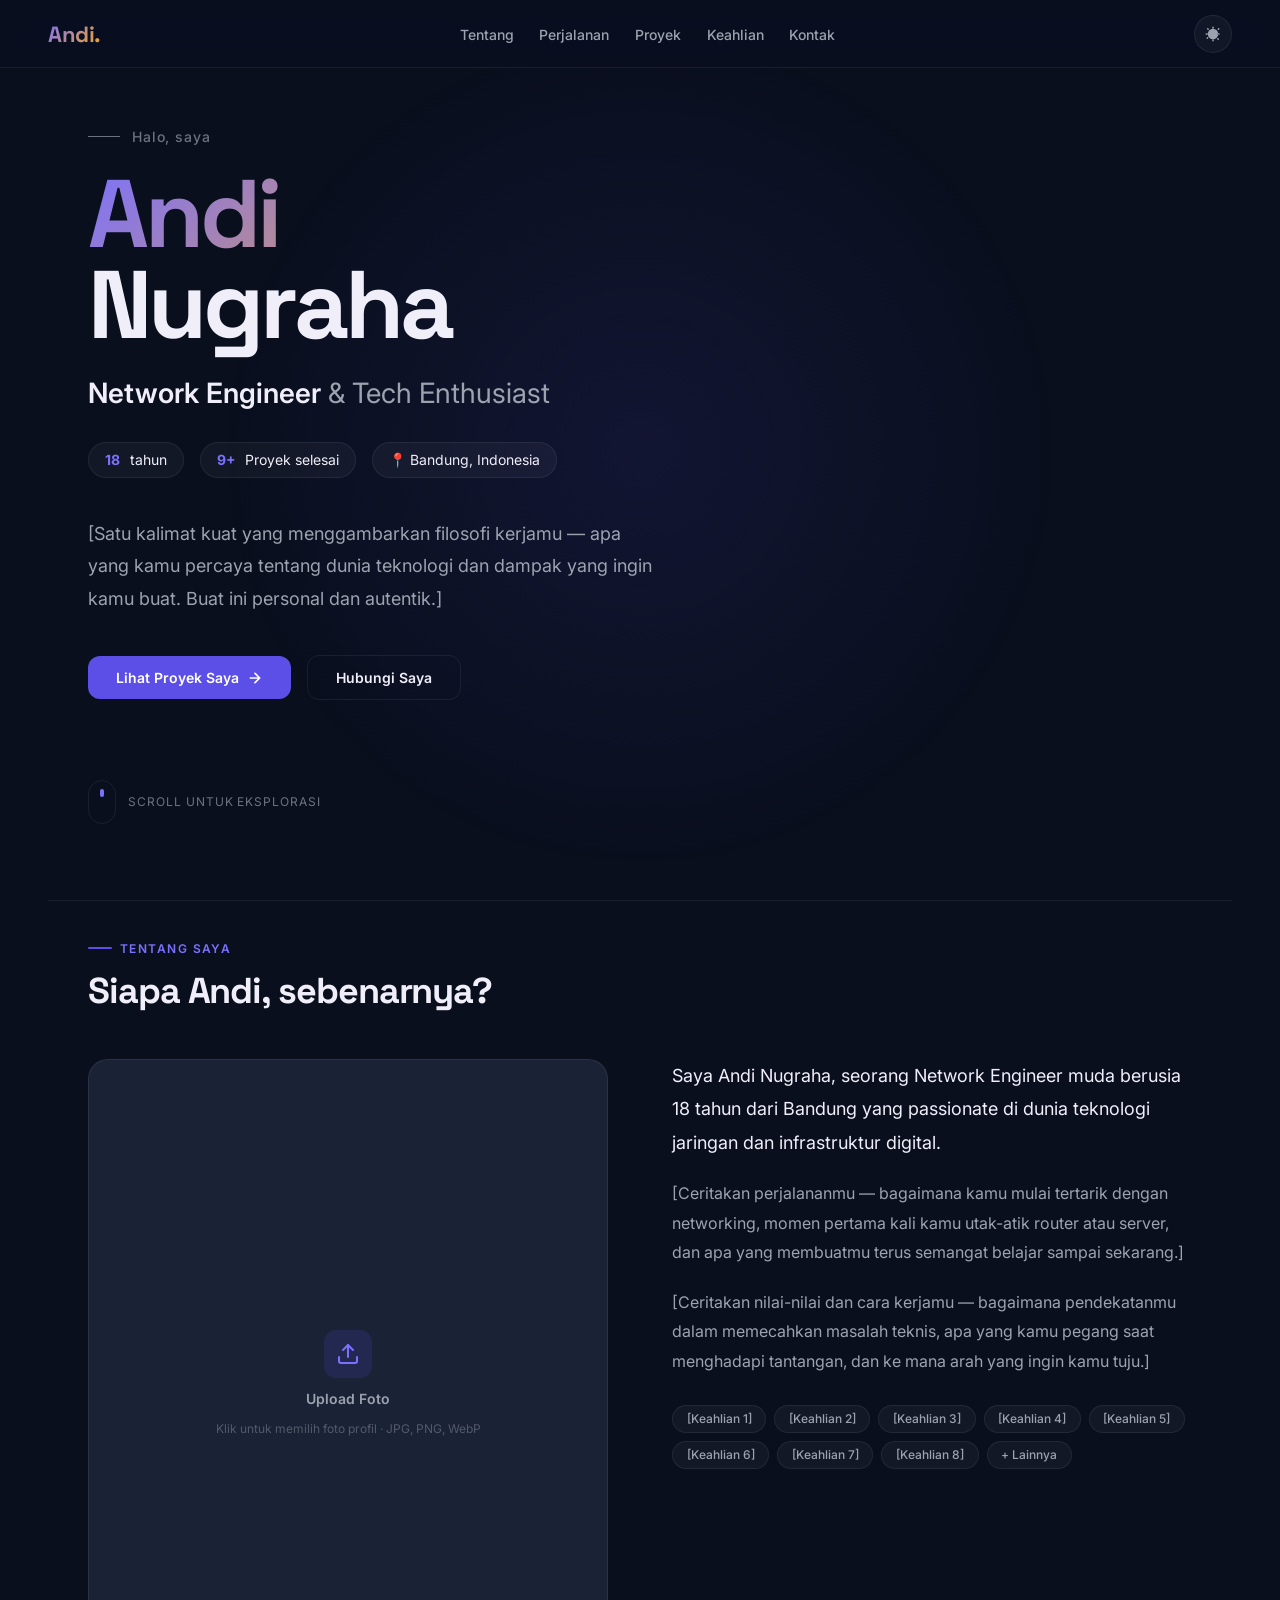
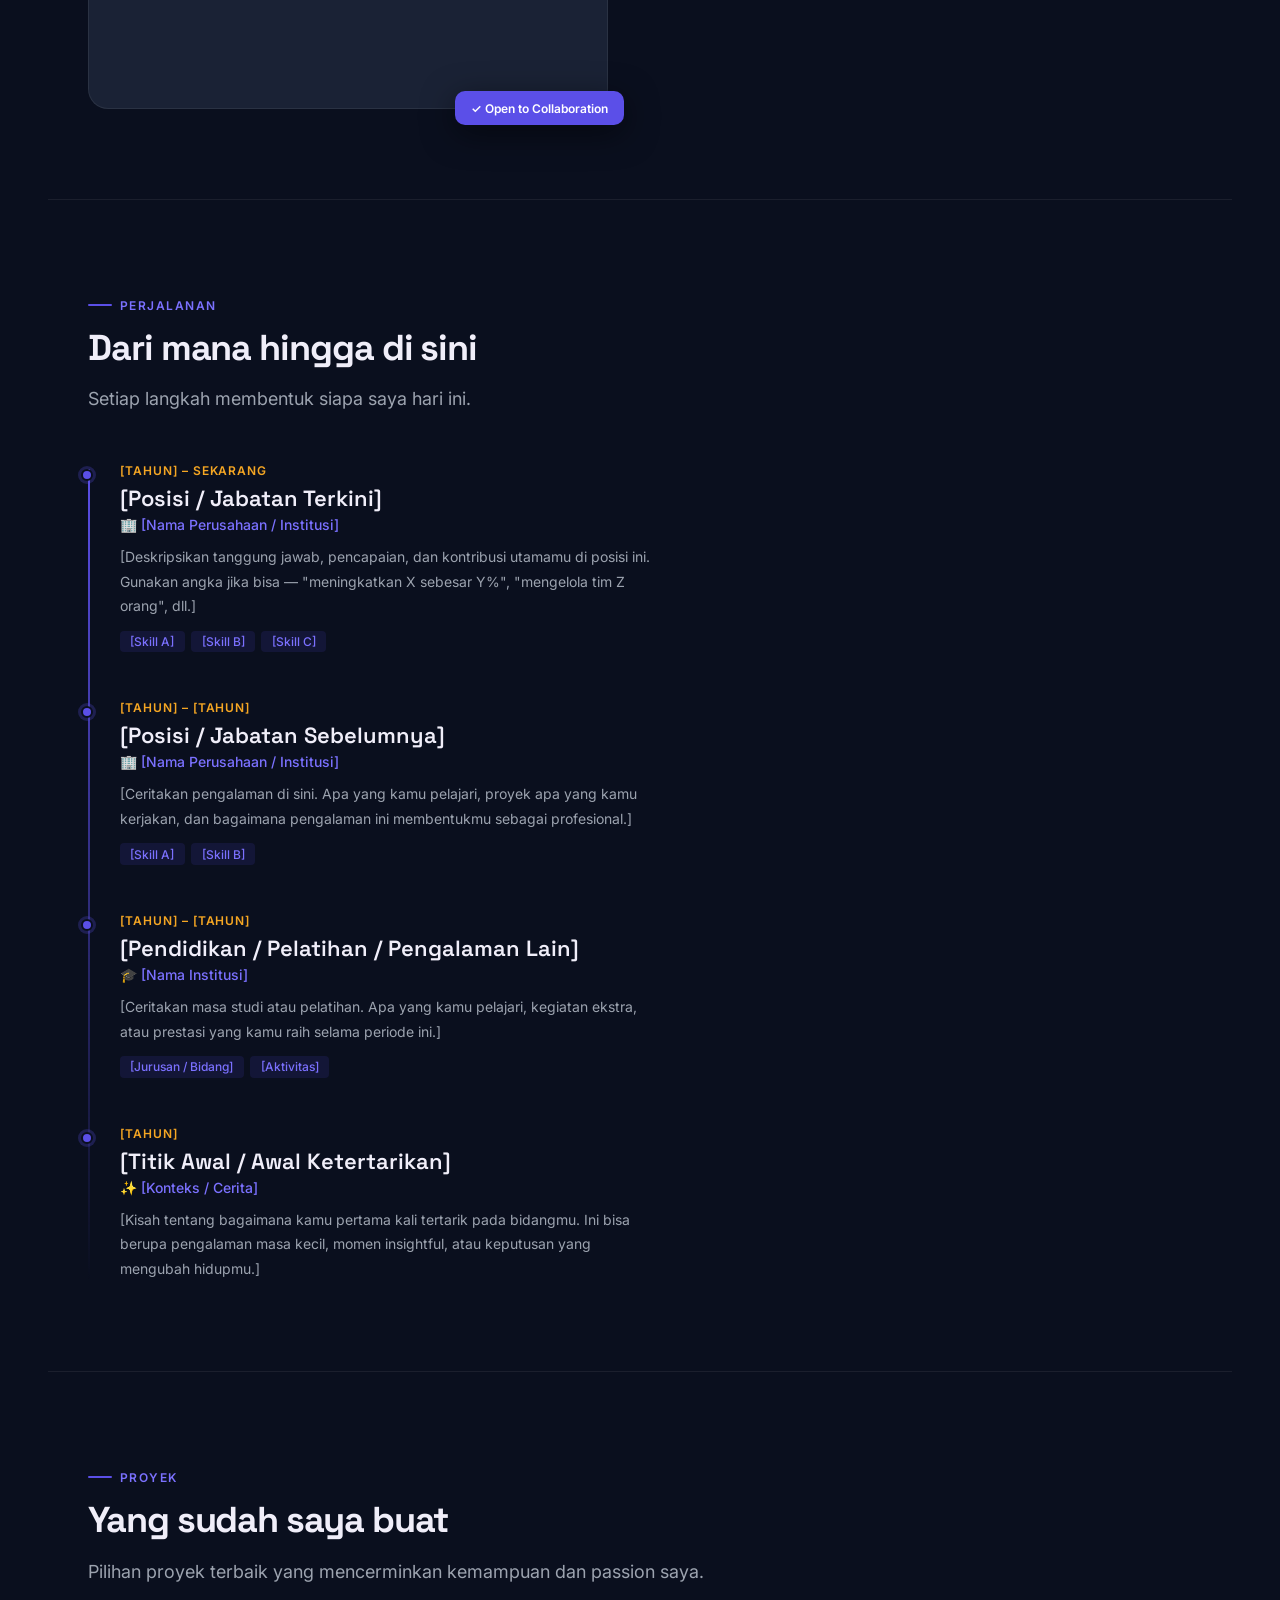
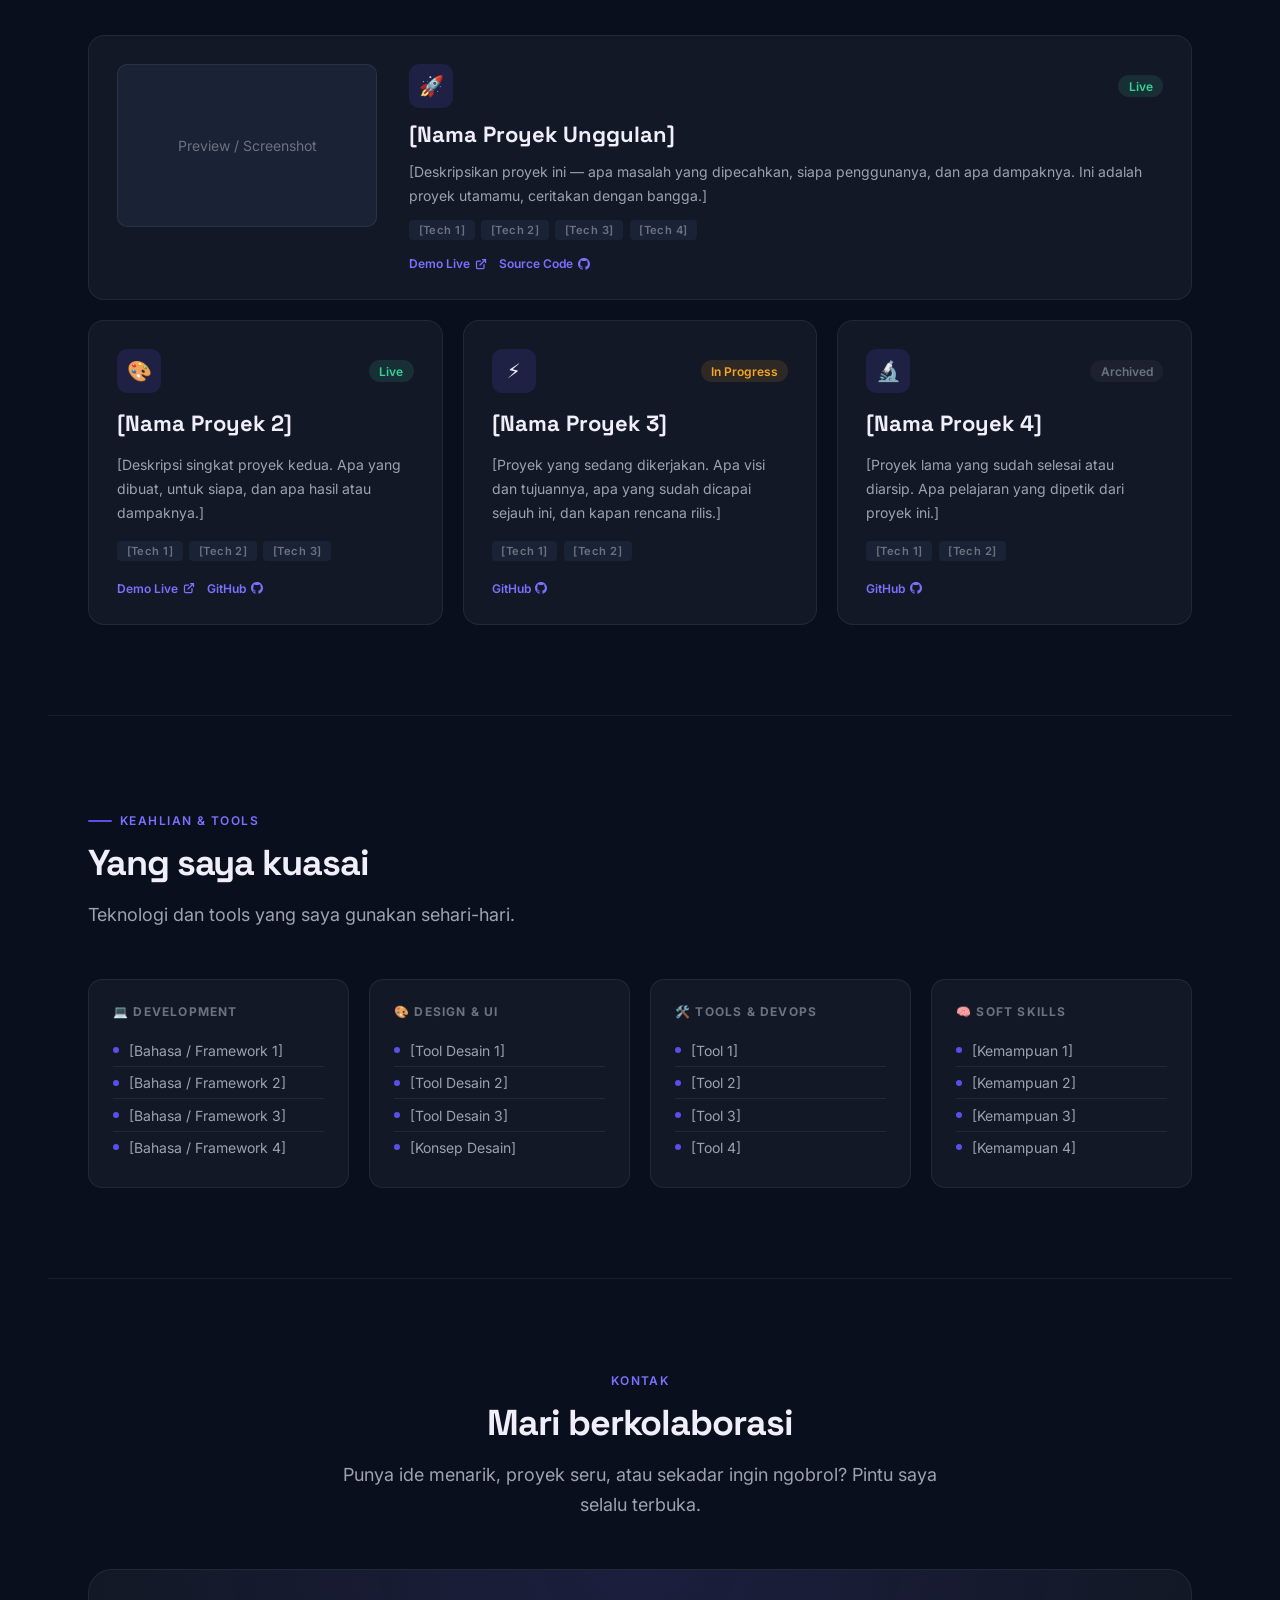
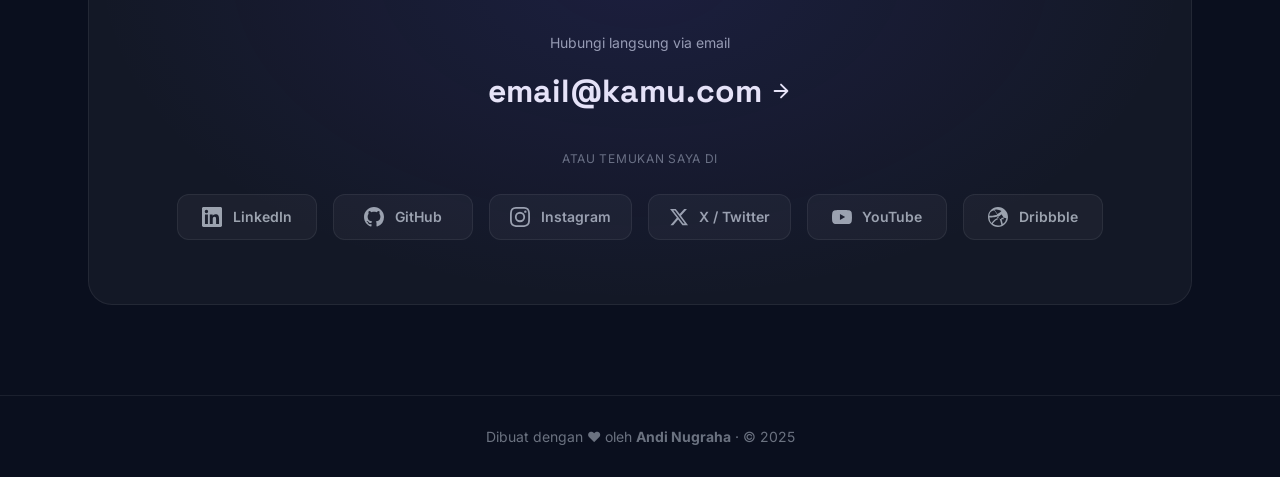
<file: index (2).html>
<!DOCTYPE html>
<html lang="id" data-theme="dark">
<head>
  <meta charset="UTF-8" />
  <meta name="viewport" content="width=device-width, initial-scale=1.0" />
  <title>Portfolio — Andi Nugraha</title>
  <link rel="preconnect" href="https://fonts.googleapis.com" />
  <link rel="preconnect" href="https://fonts.gstatic.com" crossorigin />
  <link href="https://fonts.googleapis.com/css2?family=Inter:wght@300;400;500;600;700&family=Space+Grotesk:wght@300;400;500;600;700&display=swap" rel="stylesheet" />
  <style>
    /* ─── TOKENS ─────────────────────────────────────────────── */
    :root {
      --indigo:   #5B4FE8;
      --indigo-l: #7B71FF;
      --amber:    #F5A623;
      --radius:   12px;
      --nav-h:    68px;
      --ease:     cubic-bezier(.4,0,.2,1);
      --fs-xs:    .75rem;
      --fs-sm:    .875rem;
      --fs-base:  1rem;
      --fs-lg:    1.125rem;
      --fs-xl:    1.375rem;
      --fs-2xl:   1.75rem;
      --fs-3xl:   2.25rem;
      --fs-4xl:   3rem;
      --fs-hero:  clamp(2.8rem, 8vw, 6rem);
    }

    [data-theme="dark"] {
      --bg:        #0A0F1E;
      --bg2:       #111827;
      --bg3:       #1a2235;
      --border:    rgba(255,255,255,.07);
      --text:      #F0EEF9;
      --text-2:    #9CA3AF;
      --text-3:    #6B7280;
      --card-bg:   rgba(255,255,255,.04);
      --card-hover:rgba(255,255,255,.07);
      --nav-blur:  rgba(10,15,30,.85);
      --shadow:    0 8px 32px rgba(0,0,0,.5);
    }
    [data-theme="light"] {
      --bg:        #F7F5F2;
      --bg2:       #FFFFFF;
      --bg3:       #EDE9E4;
      --border:    rgba(0,0,0,.08);
      --text:      #0D1117;
      --text-2:    #4B5563;
      --text-3:    #9CA3AF;
      --card-bg:   rgba(0,0,0,.03);
      --card-hover:rgba(0,0,0,.06);
      --nav-blur:  rgba(247,245,242,.88);
      --shadow:    0 8px 32px rgba(0,0,0,.12);
    }

    /* ─── RESET ──────────────────────────────────────────────── */
    *, *::before, *::after { box-sizing: border-box; margin: 0; padding: 0; }
    html { scroll-behavior: smooth; font-size: 16px; }
    body {
      font-family: 'Inter', system-ui, sans-serif;
      background: var(--bg);
      color: var(--text);
      transition: background .3s var(--ease), color .3s var(--ease);
      overflow-x: hidden;
      min-height: 100vh;
    }
    img { display: block; max-width: 100%; }
    a { color: inherit; text-decoration: none; }
    ul { list-style: none; }

    /* ─── CURSOR GLOW ────────────────────────────────────────── */
    #glow {
      pointer-events: none;
      position: fixed;
      inset: 0;
      z-index: 0;
      background: radial-gradient(600px circle at var(--mx,50%) var(--my,50%),
        rgba(91,79,232,.10) 0%, transparent 70%);
      transition: background .08s;
    }
    [data-theme="light"] #glow { opacity: .5; }

    /* ─── NAVBAR ─────────────────────────────────────────────── */
    nav {
      position: fixed;
      top: 0; left: 0; right: 0;
      z-index: 100;
      height: var(--nav-h);
      display: flex;
      align-items: center;
      padding: 0 clamp(1rem, 4vw, 3rem);
      background: var(--nav-blur);
      backdrop-filter: blur(16px) saturate(180%);
      -webkit-backdrop-filter: blur(16px) saturate(180%);
      border-bottom: 1px solid var(--border);
      transition: background .3s var(--ease);
    }
    .nav-inner {
      width: 100%;
      max-width: 1200px;
      margin: 0 auto;
      display: flex;
      align-items: center;
      justify-content: space-between;
      gap: 1rem;
    }
    .nav-logo {
      font-family: 'Space Grotesk', sans-serif;
      font-weight: 700;
      font-size: var(--fs-xl);
      letter-spacing: -.02em;
      background: linear-gradient(135deg, var(--indigo-l), var(--amber));
      -webkit-background-clip: text;
      -webkit-text-fill-color: transparent;
      background-clip: text;
      white-space: nowrap;
    }
    .nav-links {
      display: flex;
      align-items: center;
      gap: clamp(.5rem, 2vw, 2rem);
    }
    .nav-links a {
      font-size: var(--fs-sm);
      font-weight: 500;
      color: var(--text-2);
      transition: color .2s;
      position: relative;
      padding: .25rem 0;
    }
    .nav-links a::after {
      content: '';
      position: absolute;
      bottom: -2px; left: 0;
      width: 0; height: 2px;
      background: var(--indigo);
      border-radius: 2px;
      transition: width .25s var(--ease);
    }
    .nav-links a:hover { color: var(--text); }
    .nav-links a:hover::after { width: 100%; }

    .nav-right { display: flex; align-items: center; gap: .75rem; }

    /* theme toggle */
    .theme-btn {
      width: 38px; height: 38px;
      border: 1px solid var(--border);
      border-radius: 50%;
      background: var(--card-bg);
      cursor: pointer;
      display: grid; place-items: center;
      transition: background .2s, border-color .2s, transform .2s;
      flex-shrink: 0;
    }
    .theme-btn:hover { background: var(--card-hover); transform: rotate(20deg); }
    .theme-btn svg { width: 18px; height: 18px; fill: var(--text-2); transition: fill .2s; }

    /* hamburger */
    .hamburger {
      display: none;
      flex-direction: column;
      gap: 5px;
      width: 38px; height: 38px;
      border: 1px solid var(--border);
      border-radius: 8px;
      background: var(--card-bg);
      cursor: pointer;
      align-items: center;
      justify-content: center;
      transition: background .2s;
      flex-shrink: 0;
    }
    .hamburger span {
      display: block;
      width: 18px; height: 2px;
      background: var(--text-2);
      border-radius: 2px;
      transition: transform .3s var(--ease), opacity .3s;
    }
    .hamburger.open span:nth-child(1) { transform: translateY(7px) rotate(45deg); }
    .hamburger.open span:nth-child(2) { opacity: 0; }
    .hamburger.open span:nth-child(3) { transform: translateY(-7px) rotate(-45deg); }

    /* mobile drawer */
    .mobile-menu {
      display: none;
      position: fixed;
      top: var(--nav-h); left: 0; right: 0;
      background: var(--nav-blur);
      backdrop-filter: blur(16px) saturate(180%);
      -webkit-backdrop-filter: blur(16px) saturate(180%);
      border-bottom: 1px solid var(--border);
      padding: 1rem 0;
      z-index: 99;
      flex-direction: column;
      gap: .25rem;
      transform: translateY(-10px);
      opacity: 0;
      pointer-events: none;
      transition: transform .3s var(--ease), opacity .3s var(--ease);
    }
    .mobile-menu.open {
      opacity: 1;
      transform: translateY(0);
      pointer-events: auto;
    }
    .mobile-menu a {
      display: block;
      padding: .75rem clamp(1rem, 4vw, 3rem);
      font-size: var(--fs-base);
      font-weight: 500;
      color: var(--text-2);
      transition: color .2s, background .2s;
    }
    .mobile-menu a:hover { color: var(--text); background: var(--card-bg); }

    @media (max-width: 720px) {
      .nav-links { display: none; }
      .hamburger { display: flex; }
      .mobile-menu { display: flex; }
    }

    /* ─── LAYOUT ─────────────────────────────────────────────── */
    main { position: relative; z-index: 1; }
    section {
      max-width: 1200px;
      margin: 0 auto;
      padding: clamp(4rem,10vh,7rem) clamp(1.25rem, 4vw, 3rem);
    }
    .section-label {
      display: inline-flex;
      align-items: center;
      gap: .5rem;
      font-size: var(--fs-xs);
      font-weight: 600;
      letter-spacing: .12em;
      text-transform: uppercase;
      color: var(--indigo-l);
      margin-bottom: 1rem;
    }
    .section-label::before {
      content: '';
      display: block;
      width: 24px; height: 2px;
      background: var(--indigo);
      border-radius: 2px;
    }
    .section-title {
      font-family: 'Space Grotesk', sans-serif;
      font-size: var(--fs-3xl);
      font-weight: 700;
      letter-spacing: -.03em;
      line-height: 1.1;
      margin-bottom: 1rem;
    }
    .section-sub {
      font-size: var(--fs-lg);
      color: var(--text-2);
      max-width: 56ch;
      line-height: 1.7;
    }
    hr.section-rule {
      border: none;
      border-top: 1px solid var(--border);
      margin: 0 clamp(1.25rem, 4vw, 3rem);
    }

    /* ─── HERO ───────────────────────────────────────────────── */
    #hero {
      min-height: 100vh;
      display: flex;
      flex-direction: column;
      justify-content: center;
      padding-top: calc(var(--nav-h) + 3rem);
      padding-bottom: 4rem;
      position: relative;
    }
    .hero-eyebrow {
      font-size: var(--fs-sm);
      font-weight: 500;
      color: var(--text-3);
      letter-spacing: .06em;
      margin-bottom: 1.5rem;
      display: flex;
      align-items: center;
      gap: .75rem;
    }
    .hero-eyebrow::before {
      content: '';
      width: 32px; height: 1px;
      background: var(--text-3);
    }
    .hero-name {
      font-family: 'Space Grotesk', sans-serif;
      font-size: var(--fs-hero);
      font-weight: 700;
      letter-spacing: -.04em;
      line-height: .95;
      margin-bottom: .5rem;
    }
    .hero-name .gradient-text {
      background: linear-gradient(135deg, var(--indigo-l) 0%, var(--amber) 100%);
      -webkit-background-clip: text;
      -webkit-text-fill-color: transparent;
      background-clip: text;
      background-size: 200% 200%;
      animation: gradShift 6s ease infinite;
    }
    @keyframes gradShift {
      0%,100% { background-position: 0% 50%; }
      50%      { background-position: 100% 50%; }
    }
    .hero-role {
      font-size: clamp(1.1rem, 3vw, 1.75rem);
      color: var(--text-2);
      font-weight: 400;
      margin-top: 1rem;
      margin-bottom: 2rem;
    }
    .hero-role strong { color: var(--text); font-weight: 600; }
    .hero-desc {
      max-width: 52ch;
      color: var(--text-2);
      line-height: 1.8;
      font-size: var(--fs-lg);
      margin-bottom: 2.5rem;
    }
    .hero-cta {
      display: flex;
      flex-wrap: wrap;
      gap: 1rem;
      align-items: center;
    }
    .btn-primary {
      display: inline-flex;
      align-items: center;
      gap: .5rem;
      padding: .8rem 1.75rem;
      background: var(--indigo);
      color: #fff;
      font-size: var(--fs-sm);
      font-weight: 600;
      border-radius: var(--radius);
      transition: background .2s, transform .2s, box-shadow .2s;
      border: none;
      cursor: pointer;
    }
    .btn-primary:hover {
      background: var(--indigo-l);
      transform: translateY(-2px);
      box-shadow: 0 8px 24px rgba(91,79,232,.4);
    }
    .btn-ghost {
      display: inline-flex;
      align-items: center;
      gap: .5rem;
      padding: .8rem 1.75rem;
      border: 1px solid var(--border);
      background: transparent;
      color: var(--text);
      font-size: var(--fs-sm);
      font-weight: 600;
      border-radius: var(--radius);
      transition: background .2s, transform .2s, border-color .2s;
      cursor: pointer;
    }
    .btn-ghost:hover {
      background: var(--card-hover);
      border-color: var(--indigo);
      transform: translateY(-2px);
    }
    .hero-scroll {
      margin-top: 5rem;
      display: flex;
      align-items: center;
      gap: .75rem;
      color: var(--text-3);
      font-size: var(--fs-xs);
      letter-spacing: .08em;
      text-transform: uppercase;
      animation: float 3s ease-in-out infinite;
    }
    .scroll-dot {
      width: 28px; height: 44px;
      border: 1.5px solid var(--border);
      border-radius: 14px;
      display: grid; place-items: start center;
      padding-top: 8px;
    }
    .scroll-dot::after {
      content: '';
      width: 4px; height: 8px;
      background: var(--indigo-l);
      border-radius: 2px;
      animation: scrollDown 2s ease-in-out infinite;
    }
    @keyframes scrollDown {
      0%   { opacity: 1; transform: translateY(0); }
      100% { opacity: 0; transform: translateY(12px); }
    }
    @keyframes float {
      0%,100% { transform: translateY(0); }
      50%     { transform: translateY(-4px); }
    }

    /* stat pills */
    .hero-stats {
      display: flex;
      flex-wrap: wrap;
      gap: 1rem;
      margin-bottom: 2.5rem;
    }
    .stat-pill {
      display: flex;
      align-items: center;
      gap: .6rem;
      padding: .55rem 1rem;
      border: 1px solid var(--border);
      border-radius: 100px;
      font-size: var(--fs-sm);
      background: var(--card-bg);
    }
    .stat-pill strong { color: var(--indigo-l); font-weight: 700; }

    /* ─── ABOUT ──────────────────────────────────────────────── */
    #about { padding-top: 2rem; }
    .about-grid {
      display: grid;
      grid-template-columns: 1fr 1fr;
      gap: 4rem;
      align-items: start;
      margin-top: 3rem;
    }
    @media (max-width: 800px) { .about-grid { grid-template-columns: 1fr; gap: 2.5rem; } }

    .about-photo-wrap {
      position: relative;
    }
    /* ─── PROFILE PHOTO ──────────────────────────────────────── */
    .photo-placeholder {
      aspect-ratio: 4/5;
      border-radius: 20px;
      background: var(--bg3);
      border: 1px solid var(--border);
      display: flex;
      flex-direction: column;
      align-items: center;
      justify-content: center;
      gap: 1rem;
      color: var(--text-3);
      font-size: var(--fs-sm);
      overflow: hidden;
      position: relative;
      cursor: pointer;
      transition: border-color .2s, background .2s;
    }
    .photo-placeholder:hover { border-color: var(--indigo); background: var(--card-hover); }
    .photo-placeholder input[type="file"] {
      position: absolute; inset: 0; opacity: 0; cursor: pointer; width: 100%; height: 100%;
    }
    .photo-placeholder img.profile-img {
      position: absolute; inset: 0;
      width: 100%; height: 100%;
      object-fit: cover;
      border-radius: 20px;
    }
    .photo-placeholder .upload-overlay {
      display: flex; flex-direction: column; align-items: center; gap: .75rem;
      pointer-events: none; z-index: 1; position: relative;
      transition: opacity .2s;
    }
    .photo-placeholder.has-photo .upload-overlay { opacity: 0; }
    .photo-placeholder.has-photo:hover .upload-overlay {
      opacity: 1;
      background: rgba(0,0,0,.5);
      position: absolute; inset: 0; border-radius: 20px;
      justify-content: center;
    }
    .upload-icon {
      width: 48px; height: 48px;
      border-radius: 12px;
      background: rgba(91,79,232,.15);
      display: grid; place-items: center;
    }
    .upload-icon svg { width: 24px; height: 24px; }
    .upload-hint { font-size: var(--fs-xs); text-align: center; padding: 0 1.5rem; line-height: 1.6; opacity: .7; }

    .photo-badge {
      position: absolute;
      bottom: -1rem; right: -1rem;
      background: var(--indigo);
      color: #fff;
      padding: .6rem 1rem;
      border-radius: 10px;
      font-size: var(--fs-xs);
      font-weight: 600;
      box-shadow: var(--shadow);
    }
    .about-text p {
      color: var(--text-2);
      line-height: 1.85;
      margin-bottom: 1.25rem;
      font-size: var(--fs-base);
    }
    .about-text p:first-of-type {
      font-size: var(--fs-lg);
      color: var(--text);
    }
    .skill-tags {
      display: flex;
      flex-wrap: wrap;
      gap: .5rem;
      margin-top: 1.75rem;
    }
    .tag {
      padding: .35rem .85rem;
      border: 1px solid var(--border);
      border-radius: 100px;
      font-size: var(--fs-xs);
      font-weight: 500;
      color: var(--text-2);
      background: var(--card-bg);
      transition: border-color .2s, color .2s, background .2s;
    }
    .tag:hover { border-color: var(--indigo); color: var(--indigo-l); background: rgba(91,79,232,.08); }

    /* ─── JOURNEY ────────────────────────────────────────────── */
    #journey .timeline {
      margin-top: 3rem;
      position: relative;
      padding-left: 2rem;
    }
    .timeline::before {
      content: '';
      position: absolute;
      left: 0; top: 6px; bottom: 0;
      width: 2px;
      background: linear-gradient(to bottom, var(--indigo), transparent);
      border-radius: 2px;
    }
    .tl-item {
      position: relative;
      padding-bottom: 3rem;
    }
    .tl-item:last-child { padding-bottom: 0; }
    .tl-dot {
      position: absolute;
      left: -2.45rem;
      top: 6px;
      width: 12px; height: 12px;
      border-radius: 50%;
      background: var(--indigo);
      border: 2px solid var(--bg);
      box-shadow: 0 0 0 3px rgba(91,79,232,.25);
    }
    .tl-period {
      font-size: var(--fs-xs);
      font-weight: 600;
      letter-spacing: .08em;
      text-transform: uppercase;
      color: var(--amber);
      margin-bottom: .4rem;
    }
    .tl-title {
      font-family: 'Space Grotesk', sans-serif;
      font-size: var(--fs-xl);
      font-weight: 600;
      margin-bottom: .25rem;
    }
    .tl-place {
      font-size: var(--fs-sm);
      color: var(--indigo-l);
      font-weight: 500;
      margin-bottom: .75rem;
    }
    .tl-desc {
      color: var(--text-2);
      line-height: 1.75;
      font-size: var(--fs-sm);
      max-width: 60ch;
    }
    .tl-tags {
      display: flex;
      flex-wrap: wrap;
      gap: .4rem;
      margin-top: .75rem;
    }
    .tl-tag {
      padding: .2rem .65rem;
      border-radius: 4px;
      background: rgba(91,79,232,.12);
      color: var(--indigo-l);
      font-size: var(--fs-xs);
      font-weight: 500;
    }

    /* ─── PROJECTS ───────────────────────────────────────────── */
    #projects .project-grid {
      display: grid;
      grid-template-columns: repeat(auto-fill, minmax(320px, 1fr));
      gap: 1.25rem;
      margin-top: 3rem;
    }
    @media (max-width: 480px) { #projects .project-grid { grid-template-columns: 1fr; } }

    .project-card {
      background: var(--card-bg);
      border: 1px solid var(--border);
      border-radius: 16px;
      padding: 1.75rem;
      transition: background .25s, border-color .25s, transform .25s, box-shadow .25s;
      display: flex;
      flex-direction: column;
      gap: 1rem;
      position: relative;
      overflow: hidden;
    }
    .project-card::before {
      content: '';
      position: absolute;
      top: 0; left: 0; right: 0;
      height: 2px;
      background: linear-gradient(90deg, var(--indigo), var(--amber));
      opacity: 0;
      transition: opacity .3s;
    }
    .project-card:hover {
      background: var(--card-hover);
      border-color: rgba(91,79,232,.35);
      transform: translateY(-4px);
      box-shadow: var(--shadow);
    }
    .project-card:hover::before { opacity: 1; }

    .project-icon {
      width: 44px; height: 44px;
      border-radius: 10px;
      background: rgba(91,79,232,.15);
      display: grid; place-items: center;
      font-size: 1.25rem;
    }
    .project-meta {
      display: flex;
      align-items: center;
      justify-content: space-between;
    }
    .project-status {
      font-size: var(--fs-xs);
      font-weight: 600;
      padding: .2rem .65rem;
      border-radius: 100px;
    }
    .status-live {
      background: rgba(52,211,153,.12);
      color: #34D399;
    }
    .status-wip {
      background: rgba(245,166,35,.12);
      color: var(--amber);
    }
    .status-archived {
      background: var(--card-bg);
      color: var(--text-3);
    }
    .project-title {
      font-family: 'Space Grotesk', sans-serif;
      font-size: var(--fs-xl);
      font-weight: 700;
    }
    .project-desc {
      color: var(--text-2);
      font-size: var(--fs-sm);
      line-height: 1.7;
      flex: 1;
    }
    .project-stack {
      display: flex;
      flex-wrap: wrap;
      gap: .4rem;
    }
    .stack-chip {
      padding: .2rem .6rem;
      border-radius: 4px;
      font-size: .7rem;
      font-weight: 600;
      letter-spacing: .04em;
      background: var(--bg3);
      color: var(--text-3);
    }
    .project-links {
      display: flex;
      gap: .75rem;
      margin-top: .25rem;
    }
    .project-link {
      font-size: var(--fs-xs);
      font-weight: 600;
      color: var(--indigo-l);
      display: flex;
      align-items: center;
      gap: .3rem;
      transition: color .2s, gap .2s;
    }
    .project-link:hover { color: var(--amber); gap: .5rem; }
    .project-link svg { width: 12px; height: 12px; }

    /* featured project */
    .project-card.featured {
      grid-column: 1 / -1;
      flex-direction: row;
      gap: 2rem;
      align-items: flex-start;
    }
    .featured-img {
      flex: 0 0 260px;
      aspect-ratio: 16/10;
      border-radius: 10px;
      background: var(--bg3);
      border: 1px solid var(--border);
      display: grid;
      place-items: center;
      color: var(--text-3);
      font-size: var(--fs-sm);
    }
    .featured-body { flex: 1; display: flex; flex-direction: column; gap: .75rem; }
    @media (max-width: 700px) {
      .project-card.featured { flex-direction: column; }
      .featured-img { flex: none; width: 100%; }
    }

    /* ─── SKILLS / TOOLS ─────────────────────────────────────── */
    #skills .skills-cols {
      display: grid;
      grid-template-columns: repeat(auto-fill, minmax(220px, 1fr));
      gap: 1.25rem;
      margin-top: 3rem;
    }
    .skill-group {
      background: var(--card-bg);
      border: 1px solid var(--border);
      border-radius: 14px;
      padding: 1.5rem;
    }
    .skill-group-title {
      font-size: var(--fs-xs);
      font-weight: 700;
      letter-spacing: .1em;
      text-transform: uppercase;
      color: var(--text-3);
      margin-bottom: 1rem;
    }
    .skill-item {
      display: flex;
      align-items: center;
      gap: .6rem;
      padding: .45rem 0;
      border-bottom: 1px solid var(--border);
      font-size: var(--fs-sm);
      color: var(--text-2);
    }
    .skill-item:last-child { border-bottom: none; }
    .skill-dot {
      width: 6px; height: 6px;
      border-radius: 50%;
      background: var(--indigo);
      flex-shrink: 0;
    }

    /* ─── CONTACT / SOCIAL ───────────────────────────────────── */
    #contact {
      text-align: center;
    }
    #contact .section-label { justify-content: center; }
    #contact .section-label::before { display: none; }
    .contact-card {
      margin-top: 3rem;
      background: var(--card-bg);
      border: 1px solid var(--border);
      border-radius: 24px;
      padding: clamp(2rem, 6vw, 4rem);
      position: relative;
      overflow: hidden;
    }
    .contact-card::before {
      content: '';
      position: absolute;
      inset: 0;
      background: radial-gradient(ellipse at 50% 0%, rgba(91,79,232,.12) 0%, transparent 70%);
      pointer-events: none;
    }
    .contact-email {
      font-family: 'Space Grotesk', sans-serif;
      font-size: clamp(1.25rem, 3vw, 2rem);
      font-weight: 700;
      color: var(--text);
      display: inline-flex;
      align-items: center;
      gap: .5rem;
      transition: color .2s;
      margin: 1.25rem 0 2.5rem;
    }
    .contact-email:hover { color: var(--indigo-l); }

    .social-grid {
      display: flex;
      flex-wrap: wrap;
      justify-content: center;
      gap: 1rem;
    }
    .social-link {
      display: flex;
      align-items: center;
      gap: .65rem;
      padding: .75rem 1.25rem;
      border: 1px solid var(--border);
      border-radius: 12px;
      background: var(--card-bg);
      font-size: var(--fs-sm);
      font-weight: 600;
      color: var(--text-2);
      transition: background .2s, border-color .2s, color .2s, transform .2s;
      min-width: 140px;
      justify-content: center;
    }
    .social-link:hover {
      background: var(--card-hover);
      border-color: var(--indigo);
      color: var(--text);
      transform: translateY(-3px);
    }
    .social-link svg { width: 20px; height: 20px; flex-shrink: 0; }

    /* ─── FOOTER ─────────────────────────────────────────────── */
    footer {
      border-top: 1px solid var(--border);
      padding: 2rem clamp(1.25rem, 4vw, 3rem);
      text-align: center;
      color: var(--text-3);
      font-size: var(--fs-sm);
    }

    /* ─── SCROLL REVEAL ──────────────────────────────────────── */
    .reveal {
      opacity: 0;
      transform: translateY(28px);
      transition: opacity .6s var(--ease), transform .6s var(--ease);
    }
    .reveal.visible {
      opacity: 1;
      transform: none;
    }
    @media (prefers-reduced-motion: reduce) {
      .reveal { opacity: 1; transform: none; }
    }
  </style>
</head>
<body>
  <!-- cursor glow -->
  <div id="glow"></div>

  <!-- ── NAVBAR ─────────────────────────────── -->
  <nav>
    <div class="nav-inner">
      <a href="#hero" class="nav-logo">Andi<span style="color:var(--amber)">.</span></a>

      <ul class="nav-links">
        <li><a href="#about">Tentang</a></li>
        <li><a href="#journey">Perjalanan</a></li>
        <li><a href="#projects">Proyek</a></li>
        <li><a href="#skills">Keahlian</a></li>
        <li><a href="#contact">Kontak</a></li>
      </ul>

      <div class="nav-right">
        <button class="theme-btn" id="themeToggle" aria-label="Toggle theme">
          <!-- sun icon (shown in dark mode) -->
          <svg id="iconSun" viewBox="0 0 24 24" xmlns="http://www.w3.org/2000/svg">
            <path d="M12 5a7 7 0 1 0 0 14A7 7 0 0 0 12 5Zm0-3a1 1 0 0 1 1 1v1a1 1 0 0 1-2 0V3a1 1 0 0 1 1-1Zm0 17a1 1 0 0 1 1 1v1a1 1 0 0 1-2 0v-1a1 1 0 0 1 1-1ZM4.22 4.22a1 1 0 0 1 1.41 0l.71.71a1 1 0 0 1-1.41 1.41l-.71-.71a1 1 0 0 1 0-1.41Zm13.44 13.44a1 1 0 0 1 1.41 0l.71.71a1 1 0 0 1-1.41 1.41l-.71-.71a1 1 0 0 1 0-1.41ZM3 11h1a1 1 0 0 1 0 2H3a1 1 0 0 1 0-2Zm16 0h1a1 1 0 0 1 0 2h-1a1 1 0 0 1 0-2ZM5.64 17.64l-.71.71a1 1 0 0 1-1.41-1.41l.71-.71a1 1 0 0 1 1.41 1.41Zm12.73-12.73.71-.71a1 1 0 0 1 1.41 1.41l-.71.71a1 1 0 0 1-1.41-1.41Z"/>
          </svg>
          <!-- moon icon (shown in light mode) -->
          <svg id="iconMoon" viewBox="0 0 24 24" xmlns="http://www.w3.org/2000/svg" style="display:none">
            <path d="M21 12.79A9 9 0 0 1 11.21 3 7 7 0 1 0 21 12.79Z"/>
          </svg>
        </button>

        <button class="hamburger" id="hamburger" aria-label="Menu">
          <span></span><span></span><span></span>
        </button>
      </div>
    </div>
  </nav>

  <!-- mobile menu -->
  <div class="mobile-menu" id="mobileMenu">
    <a href="#about" class="mobile-link">Tentang</a>
    <a href="#journey" class="mobile-link">Perjalanan</a>
    <a href="#projects" class="mobile-link">Proyek</a>
    <a href="#skills" class="mobile-link">Keahlian</a>
    <a href="#contact" class="mobile-link">Kontak</a>
  </div>

  <main>
    <!-- ── HERO ─────────────────────────────── -->
    <section id="hero">
      <div class="hero-eyebrow">Halo, saya</div>
      <h1 class="hero-name">
        <span class="gradient-text">Andi</span><br>Nugraha
      </h1>
      <p class="hero-role">
        <strong>Network Engineer</strong> &amp; Tech Enthusiast
      </p>

      <div class="hero-stats">
        <div class="stat-pill"><strong>18</strong> tahun</div>
        <div class="stat-pill"><strong>9+</strong> Proyek selesai</div>
        <div class="stat-pill">📍 Bandung, Indonesia</div>
      </div>

      <p class="hero-desc">
        [Satu kalimat kuat yang menggambarkan filosofi kerjamu — apa yang kamu percaya tentang dunia teknologi dan dampak yang ingin kamu buat. Buat ini personal dan autentik.]
      </p>

      <div class="hero-cta">
        <a href="#projects" class="btn-primary">
          Lihat Proyek Saya
          <svg width="16" height="16" viewBox="0 0 24 24" fill="none" stroke="currentColor" stroke-width="2.5" stroke-linecap="round" stroke-linejoin="round"><path d="M5 12h14M12 5l7 7-7 7"/></svg>
        </a>
        <a href="#contact" class="btn-ghost">
          Hubungi Saya
        </a>
      </div>

      <div class="hero-scroll">
        <div class="scroll-dot"></div>
        Scroll untuk eksplorasi
      </div>
    </section>

    <hr class="section-rule" />

    <!-- ── ABOUT ─────────────────────────────── -->
    <section id="about">
      <div class="section-label">Tentang Saya</div>
      <h2 class="section-title">Siapa Andi, sebenarnya?</h2>

      <div class="about-grid reveal">
        <div class="about-photo-wrap">
          <div class="photo-placeholder" id="photoWrapper">
            <input type="file" accept="image/*" id="photoInput" />
            <div class="upload-overlay">
              <div class="upload-icon">
                <svg viewBox="0 0 24 24" fill="none" stroke="currentColor" stroke-width="2" stroke-linecap="round" stroke-linejoin="round" style="color:var(--indigo-l)">
                  <path d="M21 15v4a2 2 0 0 1-2 2H5a2 2 0 0 1-2-2v-4"/>
                  <polyline points="17 8 12 3 7 8"/>
                  <line x1="12" y1="3" x2="12" y2="15"/>
                </svg>
              </div>
              <span style="font-size:var(--fs-sm); font-weight:600; color:var(--text-2)">Upload Foto</span>
              <span class="upload-hint">Klik untuk memilih foto profil · JPG, PNG, WebP</span>
            </div>
          </div>
          <div class="photo-badge">✓ Open to Collaboration</div>
        </div>

        <div class="about-text">
          <p>
            Saya Andi Nugraha, seorang Network Engineer muda berusia 18 tahun dari Bandung yang passionate di dunia teknologi jaringan dan infrastruktur digital.
          </p>
          <p>
            [Ceritakan perjalananmu — bagaimana kamu mulai tertarik dengan networking, momen pertama kali kamu utak-atik router atau server, dan apa yang membuatmu terus semangat belajar sampai sekarang.]
          </p>
          <p>
            [Ceritakan nilai-nilai dan cara kerjamu — bagaimana pendekatanmu dalam memecahkan masalah teknis, apa yang kamu pegang saat menghadapi tantangan, dan ke mana arah yang ingin kamu tuju.]
          </p>

          <div class="skill-tags">
            <span class="tag">[Keahlian 1]</span>
            <span class="tag">[Keahlian 2]</span>
            <span class="tag">[Keahlian 3]</span>
            <span class="tag">[Keahlian 4]</span>
            <span class="tag">[Keahlian 5]</span>
            <span class="tag">[Keahlian 6]</span>
            <span class="tag">[Keahlian 7]</span>
            <span class="tag">[Keahlian 8]</span>
            <span class="tag">+ Lainnya</span>
          </div>
        </div>
      </div>
    </section>

    <hr class="section-rule" />

    <!-- ── JOURNEY ────────────────────────────── -->
    <section id="journey">
      <div class="section-label">Perjalanan</div>
      <h2 class="section-title">Dari mana hingga di sini</h2>
      <p class="section-sub">Setiap langkah membentuk siapa saya hari ini.</p>

      <div class="timeline reveal">

        <div class="tl-item">
          <div class="tl-dot"></div>
          <div class="tl-period">[Tahun] – Sekarang</div>
          <div class="tl-title">[Posisi / Jabatan Terkini]</div>
          <div class="tl-place">🏢 [Nama Perusahaan / Institusi]</div>
          <p class="tl-desc">
            [Deskripsikan tanggung jawab, pencapaian, dan kontribusi utamamu di posisi ini. Gunakan angka jika bisa — "meningkatkan X sebesar Y%", "mengelola tim Z orang", dll.]
          </p>
          <div class="tl-tags">
            <span class="tl-tag">[Skill A]</span>
            <span class="tl-tag">[Skill B]</span>
            <span class="tl-tag">[Skill C]</span>
          </div>
        </div>

        <div class="tl-item">
          <div class="tl-dot"></div>
          <div class="tl-period">[Tahun] – [Tahun]</div>
          <div class="tl-title">[Posisi / Jabatan Sebelumnya]</div>
          <div class="tl-place">🏢 [Nama Perusahaan / Institusi]</div>
          <p class="tl-desc">
            [Ceritakan pengalaman di sini. Apa yang kamu pelajari, proyek apa yang kamu kerjakan, dan bagaimana pengalaman ini membentukmu sebagai profesional.]
          </p>
          <div class="tl-tags">
            <span class="tl-tag">[Skill A]</span>
            <span class="tl-tag">[Skill B]</span>
          </div>
        </div>

        <div class="tl-item">
          <div class="tl-dot"></div>
          <div class="tl-period">[Tahun] – [Tahun]</div>
          <div class="tl-title">[Pendidikan / Pelatihan / Pengalaman Lain]</div>
          <div class="tl-place">🎓 [Nama Institusi]</div>
          <p class="tl-desc">
            [Ceritakan masa studi atau pelatihan. Apa yang kamu pelajari, kegiatan ekstra, atau prestasi yang kamu raih selama periode ini.]
          </p>
          <div class="tl-tags">
            <span class="tl-tag">[Jurusan / Bidang]</span>
            <span class="tl-tag">[Aktivitas]</span>
          </div>
        </div>

        <div class="tl-item">
          <div class="tl-dot"></div>
          <div class="tl-period">[Tahun]</div>
          <div class="tl-title">[Titik Awal / Awal Ketertarikan]</div>
          <div class="tl-place">✨ [Konteks / Cerita]</div>
          <p class="tl-desc">
            [Kisah tentang bagaimana kamu pertama kali tertarik pada bidangmu. Ini bisa berupa pengalaman masa kecil, momen insightful, atau keputusan yang mengubah hidupmu.]
          </p>
        </div>

      </div>
    </section>

    <hr class="section-rule" />

    <!-- ── PROJECTS ───────────────────────────── -->
    <section id="projects">
      <div class="section-label">Proyek</div>
      <h2 class="section-title">Yang sudah saya buat</h2>
      <p class="section-sub">Pilihan proyek terbaik yang mencerminkan kemampuan dan passion saya.</p>

      <div class="project-grid reveal">

        <!-- Featured Project -->
        <div class="project-card featured">
          <div class="featured-img">
            <span style="font-size:var(--fs-sm); color:var(--text-3)">Preview / Screenshot</span>
          </div>
          <div class="featured-body">
            <div class="project-meta">
              <div class="project-icon">🚀</div>
              <span class="project-status status-live">Live</span>
            </div>
            <h3 class="project-title">[Nama Proyek Unggulan]</h3>
            <p class="project-desc">
              [Deskripsikan proyek ini — apa masalah yang dipecahkan, siapa penggunanya, dan apa dampaknya. Ini adalah proyek utamamu, ceritakan dengan bangga.]
            </p>
            <div class="project-stack">
              <span class="stack-chip">[Tech 1]</span>
              <span class="stack-chip">[Tech 2]</span>
              <span class="stack-chip">[Tech 3]</span>
              <span class="stack-chip">[Tech 4]</span>
            </div>
            <div class="project-links">
              <a href="#" class="project-link">
                Demo Live
                <svg viewBox="0 0 24 24" fill="none" stroke="currentColor" stroke-width="2.5" stroke-linecap="round" stroke-linejoin="round"><path d="M18 13v6a2 2 0 0 1-2 2H5a2 2 0 0 1-2-2V8a2 2 0 0 1 2-2h6M15 3h6v6M10 14 21 3"/></svg>
              </a>
              <a href="#" class="project-link">
                Source Code
                <svg viewBox="0 0 24 24" fill="currentColor"><path d="M12 0C5.37 0 0 5.37 0 12c0 5.31 3.435 9.795 8.205 11.385.6.105.825-.255.825-.57 0-.285-.015-1.23-.015-2.235-3.015.555-3.795-.735-4.035-1.41-.135-.345-.72-1.41-1.23-1.695-.42-.225-1.02-.78-.015-.795.945-.015 1.62.87 1.845 1.23 1.08 1.815 2.805 1.305 3.495.99.105-.78.42-1.305.765-1.605-2.67-.3-5.46-1.335-5.46-5.925 0-1.305.465-2.385 1.23-3.225-.12-.3-.54-1.53.12-3.18 0 0 1.005-.315 3.3 1.23.96-.27 1.98-.405 3-.405s2.04.135 3 .405c2.295-1.56 3.3-1.23 3.3-1.23.66 1.65.24 2.88.12 3.18.765.84 1.23 1.905 1.23 3.225 0 4.605-2.805 5.625-5.475 5.925.435.375.81 1.095.81 2.22 0 1.605-.015 2.895-.015 3.3 0 .315.225.69.825.57A12.02 12.02 0 0 0 24 12c0-6.63-5.37-12-12-12Z"/></svg>
              </a>
            </div>
          </div>
        </div>

        <!-- Project 2 -->
        <div class="project-card">
          <div class="project-meta">
            <div class="project-icon">🎨</div>
            <span class="project-status status-live">Live</span>
          </div>
          <h3 class="project-title">[Nama Proyek 2]</h3>
          <p class="project-desc">
            [Deskripsi singkat proyek kedua. Apa yang dibuat, untuk siapa, dan apa hasil atau dampaknya.]
          </p>
          <div class="project-stack">
            <span class="stack-chip">[Tech 1]</span>
            <span class="stack-chip">[Tech 2]</span>
            <span class="stack-chip">[Tech 3]</span>
          </div>
          <div class="project-links">
            <a href="#" class="project-link">Demo Live <svg viewBox="0 0 24 24" fill="none" stroke="currentColor" stroke-width="2.5" stroke-linecap="round" stroke-linejoin="round"><path d="M18 13v6a2 2 0 0 1-2 2H5a2 2 0 0 1-2-2V8a2 2 0 0 1 2-2h6M15 3h6v6M10 14 21 3"/></svg></a>
            <a href="#" class="project-link">GitHub <svg viewBox="0 0 24 24" fill="currentColor"><path d="M12 0C5.37 0 0 5.37 0 12c0 5.31 3.435 9.795 8.205 11.385.6.105.825-.255.825-.57 0-.285-.015-1.23-.015-2.235-3.015.555-3.795-.735-4.035-1.41-.135-.345-.72-1.41-1.23-1.695-.42-.225-1.02-.78-.015-.795.945-.015 1.62.87 1.845 1.23 1.08 1.815 2.805 1.305 3.495.99.105-.78.42-1.305.765-1.605-2.67-.3-5.46-1.335-5.46-5.925 0-1.305.465-2.385 1.23-3.225-.12-.3-.54-1.53.12-3.18 0 0 1.005-.315 3.3 1.23.96-.27 1.98-.405 3-.405s2.04.135 3 .405c2.295-1.56 3.3-1.23 3.3-1.23.66 1.65.24 2.88.12 3.18.765.84 1.23 1.905 1.23 3.225 0 4.605-2.805 5.625-5.475 5.925.435.375.81 1.095.81 2.22 0 1.605-.015 2.895-.015 3.3 0 .315.225.69.825.57A12.02 12.02 0 0 0 24 12c0-6.63-5.37-12-12-12Z"/></svg></a>
          </div>
        </div>

        <!-- Project 3 -->
        <div class="project-card">
          <div class="project-meta">
            <div class="project-icon">⚡</div>
            <span class="project-status status-wip">In Progress</span>
          </div>
          <h3 class="project-title">[Nama Proyek 3]</h3>
          <p class="project-desc">
            [Proyek yang sedang dikerjakan. Apa visi dan tujuannya, apa yang sudah dicapai sejauh ini, dan kapan rencana rilis.]
          </p>
          <div class="project-stack">
            <span class="stack-chip">[Tech 1]</span>
            <span class="stack-chip">[Tech 2]</span>
          </div>
          <div class="project-links">
            <a href="#" class="project-link">GitHub <svg viewBox="0 0 24 24" fill="currentColor"><path d="M12 0C5.37 0 0 5.37 0 12c0 5.31 3.435 9.795 8.205 11.385.6.105.825-.255.825-.57 0-.285-.015-1.23-.015-2.235-3.015.555-3.795-.735-4.035-1.41-.135-.345-.72-1.41-1.23-1.695-.42-.225-1.02-.78-.015-.795.945-.015 1.62.87 1.845 1.23 1.08 1.815 2.805 1.305 3.495.99.105-.78.42-1.305.765-1.605-2.67-.3-5.46-1.335-5.46-5.925 0-1.305.465-2.385 1.23-3.225-.12-.3-.54-1.53.12-3.18 0 0 1.005-.315 3.3 1.23.96-.27 1.98-.405 3-.405s2.04.135 3 .405c2.295-1.56 3.3-1.23 3.3-1.23.66 1.65.24 2.88.12 3.18.765.84 1.23 1.905 1.23 3.225 0 4.605-2.805 5.625-5.475 5.925.435.375.81 1.095.81 2.22 0 1.605-.015 2.895-.015 3.3 0 .315.225.69.825.57A12.02 12.02 0 0 0 24 12c0-6.63-5.37-12-12-12Z"/></svg></a>
          </div>
        </div>

        <!-- Project 4 -->
        <div class="project-card">
          <div class="project-meta">
            <div class="project-icon">🔬</div>
            <span class="project-status status-archived">Archived</span>
          </div>
          <h3 class="project-title">[Nama Proyek 4]</h3>
          <p class="project-desc">
            [Proyek lama yang sudah selesai atau diarsip. Apa pelajaran yang dipetik dari proyek ini.]
          </p>
          <div class="project-stack">
            <span class="stack-chip">[Tech 1]</span>
            <span class="stack-chip">[Tech 2]</span>
          </div>
          <div class="project-links">
            <a href="#" class="project-link">GitHub <svg viewBox="0 0 24 24" fill="currentColor"><path d="M12 0C5.37 0 0 5.37 0 12c0 5.31 3.435 9.795 8.205 11.385.6.105.825-.255.825-.57 0-.285-.015-1.23-.015-2.235-3.015.555-3.795-.735-4.035-1.41-.135-.345-.72-1.41-1.23-1.695-.42-.225-1.02-.78-.015-.795.945-.015 1.62.87 1.845 1.23 1.08 1.815 2.805 1.305 3.495.99.105-.78.42-1.305.765-1.605-2.67-.3-5.46-1.335-5.46-5.925 0-1.305.465-2.385 1.23-3.225-.12-.3-.54-1.53.12-3.18 0 0 1.005-.315 3.3 1.23.96-.27 1.98-.405 3-.405s2.04.135 3 .405c2.295-1.56 3.3-1.23 3.3-1.23.66 1.65.24 2.88.12 3.18.765.84 1.23 1.905 1.23 3.225 0 4.605-2.805 5.625-5.475 5.925.435.375.81 1.095.81 2.22 0 1.605-.015 2.895-.015 3.3 0 .315.225.69.825.57A12.02 12.02 0 0 0 24 12c0-6.63-5.37-12-12-12Z"/></svg></a>
          </div>
        </div>

      </div>
    </section>

    <hr class="section-rule" />

    <!-- ── SKILLS ─────────────────────────────── -->
    <section id="skills">
      <div class="section-label">Keahlian & Tools</div>
      <h2 class="section-title">Yang saya kuasai</h2>
      <p class="section-sub">Teknologi dan tools yang saya gunakan sehari-hari.</p>

      <div class="skills-cols reveal">
        <div class="skill-group">
          <div class="skill-group-title">💻 Development</div>
          <div class="skill-item"><span class="skill-dot"></span>[Bahasa / Framework 1]</div>
          <div class="skill-item"><span class="skill-dot"></span>[Bahasa / Framework 2]</div>
          <div class="skill-item"><span class="skill-dot"></span>[Bahasa / Framework 3]</div>
          <div class="skill-item"><span class="skill-dot"></span>[Bahasa / Framework 4]</div>
        </div>
        <div class="skill-group">
          <div class="skill-group-title">🎨 Design & UI</div>
          <div class="skill-item"><span class="skill-dot"></span>[Tool Desain 1]</div>
          <div class="skill-item"><span class="skill-dot"></span>[Tool Desain 2]</div>
          <div class="skill-item"><span class="skill-dot"></span>[Tool Desain 3]</div>
          <div class="skill-item"><span class="skill-dot"></span>[Konsep Desain]</div>
        </div>
        <div class="skill-group">
          <div class="skill-group-title">🛠️ Tools & DevOps</div>
          <div class="skill-item"><span class="skill-dot"></span>[Tool 1]</div>
          <div class="skill-item"><span class="skill-dot"></span>[Tool 2]</div>
          <div class="skill-item"><span class="skill-dot"></span>[Tool 3]</div>
          <div class="skill-item"><span class="skill-dot"></span>[Tool 4]</div>
        </div>
        <div class="skill-group">
          <div class="skill-group-title">🧠 Soft Skills</div>
          <div class="skill-item"><span class="skill-dot"></span>[Kemampuan 1]</div>
          <div class="skill-item"><span class="skill-dot"></span>[Kemampuan 2]</div>
          <div class="skill-item"><span class="skill-dot"></span>[Kemampuan 3]</div>
          <div class="skill-item"><span class="skill-dot"></span>[Kemampuan 4]</div>
        </div>
      </div>
    </section>

    <hr class="section-rule" />

    <!-- ── CONTACT ────────────────────────────── -->
    <section id="contact">
      <div class="section-label">Kontak</div>
      <h2 class="section-title">Mari berkolaborasi</h2>
      <p class="section-sub" style="margin: 0 auto; text-align:center;">
        Punya ide menarik, proyek seru, atau sekadar ingin ngobrol? Pintu saya selalu terbuka.
      </p>

      <div class="contact-card reveal">
        <p style="color:var(--text-2); font-size:var(--fs-sm);">Hubungi langsung via email</p>
        <a href="mailto:email@kamu.com" class="contact-email">
          email@kamu.com
          <svg width="22" height="22" viewBox="0 0 24 24" fill="none" stroke="currentColor" stroke-width="2" stroke-linecap="round" stroke-linejoin="round"><path d="M5 12h14M12 5l7 7-7 7"/></svg>
        </a>

        <div style="color:var(--text-3); font-size:var(--fs-xs); margin-bottom:1.75rem; letter-spacing:.06em; text-transform:uppercase;">atau temukan saya di</div>

        <div class="social-grid">
          <!-- LinkedIn -->
          <a href="https://linkedin.com/in/[username]" target="_blank" rel="noopener" class="social-link">
            <svg viewBox="0 0 24 24" fill="currentColor"><path d="M20.447 20.452h-3.554v-5.569c0-1.328-.027-3.037-1.852-3.037-1.853 0-2.136 1.445-2.136 2.939v5.667H9.351V9h3.414v1.561h.046c.477-.9 1.637-1.85 3.37-1.85 3.601 0 4.267 2.37 4.267 5.455v6.286zM5.337 7.433a2.062 2.062 0 0 1-2.063-2.065 2.064 2.064 0 1 1 2.063 2.065zm1.782 13.019H3.555V9h3.564v11.452zM22.225 0H1.771C.792 0 0 .774 0 1.729v20.542C0 23.227.792 24 1.771 24h20.451C23.2 24 24 23.227 24 22.271V1.729C24 .774 23.2 0 22.222 0h.003z"/></svg>
            LinkedIn
          </a>
          <!-- GitHub -->
          <a href="https://github.com/[username]" target="_blank" rel="noopener" class="social-link">
            <svg viewBox="0 0 24 24" fill="currentColor"><path d="M12 0C5.37 0 0 5.37 0 12c0 5.31 3.435 9.795 8.205 11.385.6.105.825-.255.825-.57 0-.285-.015-1.23-.015-2.235-3.015.555-3.795-.735-4.035-1.41-.135-.345-.72-1.41-1.23-1.695-.42-.225-1.02-.78-.015-.795.945-.015 1.62.87 1.845 1.23 1.08 1.815 2.805 1.305 3.495.99.105-.78.42-1.305.765-1.605-2.67-.3-5.46-1.335-5.46-5.925 0-1.305.465-2.385 1.23-3.225-.12-.3-.54-1.53.12-3.18 0 0 1.005-.315 3.3 1.23.96-.27 1.98-.405 3-.405s2.04.135 3 .405c2.295-1.56 3.3-1.23 3.3-1.23.66 1.65.24 2.88.12 3.18.765.84 1.23 1.905 1.23 3.225 0 4.605-2.805 5.625-5.475 5.925.435.375.81 1.095.81 2.22 0 1.605-.015 2.895-.015 3.3 0 .315.225.69.825.57A12.02 12.02 0 0 0 24 12c0-6.63-5.37-12-12-12Z"/></svg>
            GitHub
          </a>
          <!-- Instagram -->
          <a href="https://instagram.com/[username]" target="_blank" rel="noopener" class="social-link">
            <svg viewBox="0 0 24 24" fill="currentColor"><path d="M12 2.163c3.204 0 3.584.012 4.85.07 3.252.148 4.771 1.691 4.919 4.919.058 1.265.069 1.645.069 4.849 0 3.205-.012 3.584-.069 4.849-.149 3.225-1.664 4.771-4.919 4.919-1.266.058-1.644.07-4.85.07-3.204 0-3.584-.012-4.849-.07-3.26-.149-4.771-1.699-4.919-4.92-.058-1.265-.07-1.644-.07-4.849 0-3.204.013-3.583.07-4.849.149-3.227 1.664-4.771 4.919-4.919 1.266-.057 1.645-.069 4.849-.069zm0-2.163c-3.259 0-3.667.014-4.947.072-4.358.2-6.78 2.618-6.98 6.98-.059 1.281-.073 1.689-.073 4.948 0 3.259.014 3.668.072 4.948.2 4.358 2.618 6.78 6.98 6.98 1.281.058 1.689.072 4.948.072 3.259 0 3.668-.014 4.948-.072 4.354-.2 6.782-2.618 6.979-6.98.059-1.28.073-1.689.073-4.948 0-3.259-.014-3.667-.072-4.947-.196-4.354-2.617-6.78-6.979-6.98-1.281-.059-1.69-.073-4.949-.073zm0 5.838a6.162 6.162 0 1 0 0 12.324 6.162 6.162 0 0 0 0-12.324zM12 16a4 4 0 1 1 0-8 4 4 0 0 1 0 8zm6.406-11.845a1.44 1.44 0 1 0 0 2.881 1.44 1.44 0 0 0 0-2.881z"/></svg>
            Instagram
          </a>
          <!-- Twitter / X -->
          <a href="https://twitter.com/[username]" target="_blank" rel="noopener" class="social-link">
            <svg viewBox="0 0 24 24" fill="currentColor"><path d="M18.244 2.25h3.308l-7.227 8.26 8.502 11.24H16.17l-5.214-6.817L4.99 21.75H1.68l7.73-8.835L1.254 2.25H8.08l4.713 6.231zm-1.161 17.52h1.833L7.084 4.126H5.117z"/></svg>
            X / Twitter
          </a>
          <!-- YouTube (opsional) -->
          <a href="https://youtube.com/@[channel]" target="_blank" rel="noopener" class="social-link">
            <svg viewBox="0 0 24 24" fill="currentColor"><path d="M23.498 6.186a3.016 3.016 0 0 0-2.122-2.136C19.505 3.545 12 3.545 12 3.545s-7.505 0-9.377.505A3.017 3.017 0 0 0 .502 6.186C0 8.07 0 12 0 12s0 3.93.502 5.814a3.016 3.016 0 0 0 2.122 2.136c1.871.505 9.376.505 9.376.505s7.505 0 9.377-.505a3.015 3.015 0 0 0 2.122-2.136C24 15.93 24 12 24 12s0-3.93-.502-5.814zM9.545 15.568V8.432L15.818 12l-6.273 3.568z"/></svg>
            YouTube
          </a>
          <!-- Dribbble (untuk designer) -->
          <a href="https://dribbble.com/[username]" target="_blank" rel="noopener" class="social-link">
            <svg viewBox="0 0 24 24" fill="currentColor"><path d="M12 24C5.385 24 0 18.615 0 12S5.385 0 12 0s12 5.385 12 12-5.385 12-12 12zm10.12-10.358c-.35-.11-3.17-.953-6.384-.438 1.34 3.684 1.887 6.684 1.992 7.308a10.11 10.11 0 0 0 4.392-6.87zm-6.115 7.808c-.153-.9-.75-4.032-2.19-7.77l-.066.02c-5.79 2.015-7.86 6.025-8.04 6.4a10.11 10.11 0 0 0 6.29 2.166 10.19 10.19 0 0 0 4.006-.816zm-11.62-2.073c.232-.4 3.045-5.055 8.332-6.765.135-.045.27-.084.405-.12a28.5 28.5 0 0 0-.7-1.345c-5.142 1.54-10.148 1.48-10.69 1.475a10.07 10.07 0 0 0 2.653 6.755zm-2.87-8.918c.55.015 4.81.015 9.616-1.29a69.07 69.07 0 0 0-3.467-5.013C3.55 4.228 1.883 6.956 1.516 10.457zm6.24-7.268a67.5 67.5 0 0 1 3.49 5.063c3.33-1.25 4.74-3.14 4.905-3.365a10.11 10.11 0 0 0-8.396-1.698zM16.07 8.587c-.195.27-1.77 2.29-5.25 3.72.26.53.51 1.07.748 1.618.08.19.16.376.232.563 3.41-.43 6.8.258 7.14.33a10.12 10.12 0 0 0-2.87-6.23z"/></svg>
            Dribbble
          </a>
        </div>
      </div>
    </section>
  </main>

  <!-- ── FOOTER ──────────────────────────────── -->
  <footer>
    <p>Dibuat dengan ❤️ oleh <strong>Andi Nugraha</strong> · © 2025</p>
  </footer>

  <!-- ── SCRIPTS ─────────────────────────────── -->
  <script>
    // Photo upload
    const photoInput   = document.getElementById('photoInput');
    const photoWrapper = document.getElementById('photoWrapper');

    photoInput.addEventListener('change', (e) => {
      const file = e.target.files[0];
      if (!file) return;
      const reader = new FileReader();
      reader.onload = (ev) => {
        // remove any old img
        const old = photoWrapper.querySelector('.profile-img');
        if (old) old.remove();
        const img = document.createElement('img');
        img.src = ev.target.result;
        img.className = 'profile-img';
        img.alt = 'Foto Andi Nugraha';
        photoWrapper.prepend(img);
        photoWrapper.classList.add('has-photo');
      };
      reader.readAsDataURL(file);
    });

    // Theme toggle
    const html = document.documentElement;
    const btn  = document.getElementById('themeToggle');
    const sun  = document.getElementById('iconSun');
    const moon = document.getElementById('iconMoon');

    function applyTheme(t) {
      html.setAttribute('data-theme', t);
      if (t === 'dark') { sun.style.display=''; moon.style.display='none'; }
      else              { sun.style.display='none'; moon.style.display=''; }
      try { localStorage.setItem('theme', t); } catch {}
    }

    // restore
    try {
      const saved = localStorage.getItem('theme');
      if (saved) applyTheme(saved);
    } catch {}

    btn.addEventListener('click', () => {
      applyTheme(html.getAttribute('data-theme') === 'dark' ? 'light' : 'dark');
    });

    // Hamburger / mobile menu
    const ham  = document.getElementById('hamburger');
    const menu = document.getElementById('mobileMenu');

    ham.addEventListener('click', () => {
      const open = ham.classList.toggle('open');
      menu.classList.toggle('open', open);
    });

    // Close mobile menu on link click
    menu.querySelectorAll('a').forEach(a => {
      a.addEventListener('click', () => {
        ham.classList.remove('open');
        menu.classList.remove('open');
      });
    });

    // Cursor glow
    const glow = document.getElementById('glow');
    document.addEventListener('mousemove', e => {
      glow.style.setProperty('--mx', e.clientX + 'px');
      glow.style.setProperty('--my', e.clientY + 'px');
    });

    // Scroll reveal
    const reveals = document.querySelectorAll('.reveal');
    const obs = new IntersectionObserver((entries) => {
      entries.forEach((e, i) => {
        if (e.isIntersecting) {
          setTimeout(() => e.target.classList.add('visible'), i * 80);
          obs.unobserve(e.target);
        }
      });
    }, { threshold: 0.1 });
    reveals.forEach(el => obs.observe(el));

    // Active nav link highlighting
    const sections = document.querySelectorAll('section[id]');
    const navLinks = document.querySelectorAll('.nav-links a');
    const navH = parseInt(getComputedStyle(html).getPropertyValue('--nav-h')) || 68;

    const linkMap = {};
    navLinks.forEach(a => { linkMap[a.getAttribute('href').slice(1)] = a; });

    const sectionObs = new IntersectionObserver((entries) => {
      entries.forEach(e => {
        const a = linkMap[e.target.id];
        if (a) a.style.color = e.isIntersecting ? 'var(--text)' : '';
      });
    }, { rootMargin: `-${navH}px 0px -60% 0px` });

    sections.forEach(s => sectionObs.observe(s));
  </script>
</body>
</html>
</file>
<file: gaya.css>
/* ─── TOKENS ─────────────────────────────────────────────── */
    :root {
      --indigo:   #5B4FE8;
      --indigo-l: #7B71FF;
      --amber:    #F5A623;
      --green:    #10B981;
      --radius:   12px;
      --nav-h:    68px;
      --ease:     cubic-bezier(.4,0,.2,1);
      --fs-xs:  .75rem; --fs-sm: .875rem; --fs-base: 1rem;
      --fs-lg:  1.125rem; --fs-xl: 1.375rem; --fs-2xl: 1.75rem;
      --fs-3xl: 2.25rem; --fs-4xl: 3rem;
      --fs-hero: clamp(2.8rem, 8vw, 6rem);
    }
    [data-theme="dark"] {
      --bg:        #0A0F1E;
      --bg2:       #111827;
      --bg3:       #1a2235;
      --border:    rgba(255,255,255,.07);
      --text:      #F0EEF9;
      --text-2:    #9CA3AF;
      --text-3:    #6B7280;
      --card-bg:   rgba(255,255,255,.04);
      --card-hover:rgba(255,255,255,.07);
      --nav-blur:  rgba(10,15,30,.85);
      --shadow:    0 8px 32px rgba(0,0,0,.5);
      --grid-line: rgba(255,255,255,.04);
    }
    [data-theme="light"] {
      --bg:        #F7F5F2;
      --bg2:       #FFFFFF;
      --bg3:       #EDE9E4;
      --border:    rgba(0,0,0,.08);
      --text:      #0D1117;
      --text-2:    #4B5563;
      --text-3:    #9CA3AF;
      --card-bg:   rgba(0,0,0,.03);
      --card-hover:rgba(0,0,0,.06);
      --nav-blur:  rgba(247,245,242,.88);
      --shadow:    0 8px 32px rgba(0,0,0,.12);
      --grid-line: rgba(0,0,0,.05);
    }

    /* ─── RESET ──────────────────────────────────────────────── */
    *, *::before, *::after { box-sizing: border-box; margin: 0; padding: 0; }
    html { scroll-behavior: smooth; font-size: 16px; }
    body {
      font-family: 'Inter', system-ui, sans-serif;
      background: var(--bg);
      background-image:
        linear-gradient(var(--grid-line) 1px, transparent 1px),
        linear-gradient(90deg, var(--grid-line) 1px, transparent 1px);
      background-size: 60px 60px;
      color: var(--text);
      transition: background .3s var(--ease), color .3s var(--ease);
      overflow-x: hidden;
      min-height: 100vh;
    }
    img { display: block; max-width: 100%; }
    a { color: inherit; text-decoration: none; }
    ul { list-style: none; }

    /* ─── CURSOR GLOW ────────────────────────────────────────── */
    #glow {
      pointer-events: none;
      position: fixed;
      inset: 0;
      z-index: 1;
      background: radial-gradient(500px circle at var(--mx,50%) var(--my,50%),
        rgba(91,79,232,.08) 0%, transparent 70%);
    }
    [data-theme="light"] #glow { opacity: .5; }

    /* ─── NAVBAR ─────────────────────────────────────────────── */
    nav {
      position: fixed;
      top: 0; left: 0; right: 0;
      z-index: 100;
      height: var(--nav-h);
      display: flex;
      align-items: center;
      padding: 0 clamp(1rem, 4vw, 3rem);
      background: var(--nav-blur);
      backdrop-filter: blur(16px) saturate(180%);
      -webkit-backdrop-filter: blur(16px) saturate(180%);
      border-bottom: 1px solid var(--border);
      transition: background .3s var(--ease);
    }
    .nav-inner {
      width: 100%; max-width: 1200px; margin: 0 auto;
      display: flex; align-items: center; justify-content: space-between; gap: 1rem;
    }
    .nav-logo {
      font-family: 'Space Grotesk', sans-serif;
      font-weight: 700; font-size: var(--fs-xl); letter-spacing: -.02em;
      background: linear-gradient(135deg, var(--indigo-l), var(--amber));
      -webkit-background-clip: text; -webkit-text-fill-color: transparent;
      background-clip: text; white-space: nowrap;
    }
    .nav-links { display: flex; align-items: center; gap: clamp(.5rem, 2vw, 2rem); }
    .nav-links a {
      font-size: var(--fs-sm); font-weight: 500; color: var(--text-2);
      transition: color .2s; position: relative; padding: .25rem 0;
    }
    .nav-links a::after {
      content: ''; position: absolute; bottom: -2px; left: 0;
      width: 0; height: 2px; background: var(--indigo); border-radius: 2px;
      transition: width .25s var(--ease);
    }
    .nav-links a:hover { color: var(--text); }
    .nav-links a:hover::after { width: 100%; }
    .nav-right { display: flex; align-items: center; gap: .75rem; }

    .theme-btn {
      width: 38px; height: 38px; border: 1px solid var(--border);
      border-radius: 50%; background: var(--card-bg); cursor: pointer;
      display: grid; place-items: center;
      transition: background .2s, transform .2s; flex-shrink: 0;
    }
    .theme-btn:hover { background: var(--card-hover); transform: rotate(20deg); }
    .theme-btn svg { width: 18px; height: 18px; fill: var(--text-2); }

    .hamburger {
      display: none; flex-direction: column; gap: 5px;
      width: 38px; height: 38px; border: 1px solid var(--border);
      border-radius: 8px; background: var(--card-bg); cursor: pointer;
      align-items: center; justify-content: center; flex-shrink: 0;
    }
    .hamburger span {
      display: block; width: 18px; height: 2px; background: var(--text-2);
      border-radius: 2px; transition: transform .3s var(--ease), opacity .3s;
    }
    .hamburger.open span:nth-child(1) { transform: translateY(7px) rotate(45deg); }
    .hamburger.open span:nth-child(2) { opacity: 0; }
    .hamburger.open span:nth-child(3) { transform: translateY(-7px) rotate(-45deg); }

    .mobile-menu {
      display: none; position: fixed;
      top: var(--nav-h); left: 0; right: 0;
      background: var(--nav-blur);
      backdrop-filter: blur(16px) saturate(180%);
      -webkit-backdrop-filter: blur(16px) saturate(180%);
      border-bottom: 1px solid var(--border); padding: 1rem 0;
      z-index: 99; flex-direction: column; gap: .25rem;
      transform: translateY(-10px); opacity: 0; pointer-events: none;
      transition: transform .3s var(--ease), opacity .3s var(--ease);
    }
    .mobile-menu.open { opacity: 1; transform: translateY(0); pointer-events: auto; }
    .mobile-menu a {
      display: block; padding: .75rem clamp(1rem, 4vw, 3rem);
      font-size: var(--fs-base); font-weight: 500; color: var(--text-2);
      transition: color .2s, background .2s;
    }
    .mobile-menu a:hover { color: var(--text); background: var(--card-bg); }

    @media (max-width: 720px) {
      .nav-links { display: none; }
      .hamburger { display: flex; }
      .mobile-menu { display: flex; }
    }

    /* ─── LAYOUT ─────────────────────────────────────────────── */
    main { position: relative; z-index: 2; }
    section {
      max-width: 1200px; margin: 0 auto;
      padding: clamp(4rem,10vh,7rem) clamp(1.25rem, 4vw, 3rem);
    }
    .section-label {
      display: inline-flex; align-items: center; gap: .5rem;
      font-size: var(--fs-xs); font-weight: 600; letter-spacing: .12em;
      text-transform: uppercase; color: var(--indigo-l); margin-bottom: 1rem;
    }
    .section-label::before {
      content: ''; display: block; width: 24px; height: 2px;
      background: var(--indigo); border-radius: 2px;
    }
    .section-title {
      font-family: 'Space Grotesk', sans-serif; font-size: var(--fs-3xl);
      font-weight: 700; letter-spacing: -.03em; line-height: 1.1; margin-bottom: 1rem;
    }
    .section-sub { font-size: var(--fs-lg); color: var(--text-2); max-width: 56ch; line-height: 1.7; }
    hr.section-rule { border: none; border-top: 1px solid var(--border); margin: 0 clamp(1.25rem, 4vw, 3rem); }

    /* ─── HERO ───────────────────────────────────────────────── */
    #hero {
      min-height: 100vh;
      display: flex; flex-direction: column; justify-content: center;
      padding-top: calc(var(--nav-h) + 3rem); padding-bottom: 4rem;
      position: relative;
    }

    /* ── PROFILE CARD ──── */
    .profile-card {
      display: inline-flex;
      align-items: center;
      gap: 1rem;
      background: var(--card-bg);
      border: 1px solid var(--border);
      border-radius: 80px;
      padding: .5rem 1.25rem .5rem .5rem;
      margin-bottom: 2.5rem;
      backdrop-filter: blur(12px);
      -webkit-backdrop-filter: blur(12px);
      box-shadow: 0 4px 24px rgba(0,0,0,.2);
      animation: cardEntrance .8s var(--ease) both;
      position: relative;
      overflow: visible;
    }
    @keyframes cardEntrance {
      from { opacity: 0; transform: translateY(-16px); }
      to   { opacity: 1; transform: translateY(0); }
    }

    .profile-avatar {
      width: 52px; height: 52px;
      border-radius: 50%;
      border: 2px solid var(--indigo);
      background: var(--bg3);
      flex-shrink: 0;
      overflow: hidden;
    }
    .profile-avatar img {
      width: 100%; height: 100%; object-fit: cover;
    }
    .avatar-placeholder {
      width: 100%; height: 100%;
      display: grid; place-items: center;
      color: var(--text-3);
      font-size: 1.4rem;
    }

    .profile-info { display: flex; flex-direction: column; gap: .15rem; }
    .profile-name {
      font-family: 'Space Grotesk', sans-serif;
      font-size: var(--fs-sm); font-weight: 700; color: var(--text);
    }
    .profile-role { font-size: var(--fs-xs); color: var(--text-2); }

    /* Open to Work badge */
    .otw-badge {
      display: flex; align-items: center; gap: .4rem;
      background: rgba(16,185,129,.12);
      border: 1px solid rgba(16,185,129,.3);
      color: #10B981;
      font-size: var(--fs-xs); font-weight: 700;
      padding: .3rem .75rem;
      border-radius: 100px;
      letter-spacing: .04em;
      flex-shrink: 0;
      animation: pulse-green 2.5s ease-in-out infinite;
    }
    .otw-badge::before {
      content: '';
      width: 7px; height: 7px;
      border-radius: 50%;
      background: #10B981;
      animation: blink 1.4s ease-in-out infinite;
      flex-shrink: 0;
    }
    @keyframes blink {
      0%,100% { opacity: 1; transform: scale(1); }
      50%      { opacity: .4; transform: scale(.7); }
    }
    @keyframes pulse-green {
      0%,100% { box-shadow: 0 0 0 0 rgba(16,185,129,.3); }
      50%      { box-shadow: 0 0 0 5px rgba(16,185,129,0); }
    }

    /* hero text */
    .hero-eyebrow {
      font-size: var(--fs-sm); font-weight: 500; color: var(--text-3);
      letter-spacing: .06em; margin-bottom: 1rem;
      display: flex; align-items: center; gap: .75rem;
      animation: fadeUp .7s .1s var(--ease) both;
    }
    .hero-eyebrow::before {
      content: ''; width: 32px; height: 1px; background: var(--text-3);
    }
    .hero-name {
      font-family: 'Space Grotesk', sans-serif;
      font-size: var(--fs-hero); font-weight: 700;
      letter-spacing: -.04em; line-height: .95; margin-bottom: .5rem;
      animation: fadeUp .7s .2s var(--ease) both;
    }
    .hero-name .gradient-text {
      background: linear-gradient(135deg, var(--indigo-l) 0%, var(--amber) 100%);
      -webkit-background-clip: text; -webkit-text-fill-color: transparent;
      background-clip: text; background-size: 200% 200%;
      animation: gradShift 6s ease infinite;
    }
    @keyframes gradShift {
      0%,100% { background-position: 0% 50%; }
      50%      { background-position: 100% 50%; }
    }
    .hero-role {
      font-size: clamp(1.1rem, 3vw, 1.75rem); color: var(--text-2);
      font-weight: 400; margin-top: 1rem; margin-bottom: 2rem;
      animation: fadeUp .7s .3s var(--ease) both;
    }
    .hero-role strong { color: var(--text); font-weight: 600; }
    .hero-desc {
      max-width: 52ch; color: var(--text-2); line-height: 1.8;
      font-size: var(--fs-lg); margin-bottom: 2.5rem;
      animation: fadeUp .7s .4s var(--ease) both;
    }
    .hero-stats {
      display: flex; flex-wrap: wrap; gap: 1rem; margin-bottom: 2.5rem;
      animation: fadeUp .7s .35s var(--ease) both;
    }
    .stat-pill {
      display: flex; align-items: center; gap: .6rem;
      padding: .55rem 1rem; border: 1px solid var(--border);
      border-radius: 100px; font-size: var(--fs-sm); background: var(--card-bg);
    }
    .stat-pill strong { color: var(--indigo-l); font-weight: 700; }
    .hero-cta {
      display: flex; flex-wrap: wrap; gap: 1rem; align-items: center;
      animation: fadeUp .7s .5s var(--ease) both;
    }
    .btn-primary {
      display: inline-flex; align-items: center; gap: .5rem;
      padding: .8rem 1.75rem; background: var(--indigo); color: #fff;
      font-size: var(--fs-sm); font-weight: 600; border-radius: var(--radius);
      transition: background .2s, transform .2s, box-shadow .2s; border: none; cursor: pointer;
    }
    .btn-primary:hover { background: var(--indigo-l); transform: translateY(-2px); box-shadow: 0 8px 24px rgba(91,79,232,.4); }
    .btn-ghost {
      display: inline-flex; align-items: center; gap: .5rem;
      padding: .8rem 1.75rem; border: 1px solid var(--border);
      background: transparent; color: var(--text);
      font-size: var(--fs-sm); font-weight: 600; border-radius: var(--radius);
      transition: background .2s, transform .2s, border-color .2s; cursor: pointer;
    }
    .btn-ghost:hover { background: var(--card-hover); border-color: var(--indigo); transform: translateY(-2px); }

    .hero-scroll {
      margin-top: 4rem; display: flex; align-items: center; gap: .75rem;
      color: var(--text-3); font-size: var(--fs-xs); letter-spacing: .08em;
      text-transform: uppercase; animation: float 3s ease-in-out infinite;
    }
    .scroll-dot {
      width: 28px; height: 44px; border: 1.5px solid var(--border);
      border-radius: 14px; display: grid; place-items: start center; padding-top: 8px;
    }
    .scroll-dot::after {
      content: ''; width: 4px; height: 8px; background: var(--indigo-l);
      border-radius: 2px; animation: scrollDown 2s ease-in-out infinite;
    }
    @keyframes scrollDown {
      0%   { opacity: 1; transform: translateY(0); }
      100% { opacity: 0; transform: translateY(12px); }
    }
    @keyframes float {
      0%,100% { transform: translateY(0); }
      50%     { transform: translateY(-4px); }
    }
    @keyframes fadeUp {
      from { opacity: 0; transform: translateY(20px); }
      to   { opacity: 1; transform: translateY(0); }
    }

    /* ─── ABOUT ──────────────────────────────────────────────── */
    #about { padding-top: 2rem; }
    .about-grid {
      display: grid; grid-template-columns: 1fr 1fr;
      gap: 4rem; align-items: start; margin-top: 3rem;
    }
    @media (max-width: 800px) { .about-grid { grid-template-columns: 1fr; gap: 2.5rem; } }
    .about-photo-wrap { position: relative; }
    .photo-placeholder {
      aspect-ratio: 4/3; border-radius: 15px; background: var(--bg3);
      border: 1px solid var(--border); display: flex; flex-direction: column;
      align-items: center; justify-content: center; gap: 1rem;
      color: var(--text-3); overflow: hidden; position: relative;
    }
    .photo-placeholder img.profile-img {
      position: absolute; inset: 0; width: 100%; height: 100%;
      object-fit: cover; border-radius: 20px;
    }
    .photo-placeholder-hint {
      font-size: var(--fs-sm); color: var(--text-3); text-align: center; padding: 0 1.5rem; opacity: .6;
    }
    .photo-badge {
      position: absolute; bottom: -1rem; right: -1rem;
      background: var(--indigo); color: #fff;
      padding: .6rem 1rem; border-radius: 10px;
      font-size: var(--fs-xs); font-weight: 600; box-shadow: var(--shadow);
    }
    .about-text p {
      color: var(--text-2); line-height: 1.85; margin-bottom: 1.25rem; font-size: var(--fs-base);
    }
    .about-text p:first-of-type { font-size: var(--fs-lg); color: var(--text); }
    .skill-tags { display: flex; flex-wrap: wrap; gap: .5rem; margin-top: 1.75rem; }
    .tag {
      padding: .35rem .85rem; border: 1px solid var(--border); border-radius: 100px;
      font-size: var(--fs-xs); font-weight: 500; color: var(--text-2);
      background: var(--card-bg); transition: border-color .2s, color .2s, background .2s;
    }
    .tag:hover { border-color: var(--indigo); color: var(--indigo-l); background: rgba(91,79,232,.08); }

    /* ─── JOURNEY ────────────────────────────────────────────── */
    #journey .timeline { margin-top: 3rem; position: relative; padding-left: 2rem; }
    .timeline::before {
      content: ''; position: absolute; left: 0; top: 6px; bottom: 0;
      width: 2px; background: linear-gradient(to bottom, var(--indigo), transparent); border-radius: 2px;
    }
    .tl-item { position: relative; padding-bottom: 3rem; }
    .tl-item:last-child { padding-bottom: 0; }
    .tl-dot {
      position: absolute; left: -2.45rem; top: 6px;
      width: 12px; height: 12px; border-radius: 50%;
      background: var(--indigo); border: 2px solid var(--bg);
      box-shadow: 0 0 0 3px rgba(91,79,232,.25);
    }
    .tl-period { font-size: var(--fs-xs); font-weight: 600; letter-spacing: .08em; text-transform: uppercase; color: var(--amber); margin-bottom: .4rem; }
    .tl-title { font-family: 'Space Grotesk', sans-serif; font-size: var(--fs-xl); font-weight: 600; margin-bottom: .25rem; }
    .tl-place { font-size: var(--fs-sm); color: var(--indigo-l); font-weight: 500; margin-bottom: .75rem; }
    .tl-desc { color: var(--text-2); line-height: 1.75; font-size: var(--fs-sm); max-width: 60ch; }
    .tl-tags { display: flex; flex-wrap: wrap; gap: .4rem; margin-top: .75rem; }
    .tl-tag { padding: .2rem .65rem; border-radius: 4px; background: rgba(91,79,232,.12); color: var(--indigo-l); font-size: var(--fs-xs); font-weight: 500; }

    /* ─── PROJECTS ───────────────────────────────────────────── */
    #projects .project-grid {
      display: grid; grid-template-columns: repeat(auto-fill, minmax(300px, 1fr));
      gap: 1.25rem; margin-top: 3rem;
    }
    @media (max-width: 480px) { #projects .project-grid { grid-template-columns: 1fr; } }
    .project-card {
      background: var(--card-bg); border: 1px solid var(--border); border-radius: 16px;
      padding: 1.75rem; transition: background .25s, border-color .25s, transform .25s, box-shadow .25s;
      display: flex; flex-direction: column; gap: 1rem; position: relative; overflow: hidden;
    }
    .project-card::before {
      content: ''; position: absolute; top: 0; left: 0; right: 0; height: 2px;
      background: linear-gradient(90deg, var(--indigo), var(--amber)); opacity: 0; transition: opacity .3s;
    }
    .project-card:hover { background: var(--card-hover); border-color: rgba(91,79,232,.35); transform: translateY(-4px); box-shadow: var(--shadow); }
    .project-card:hover::before { opacity: 1; }
    .project-icon { width: 44px; height: 44px; border-radius: 10px; background: rgba(91,79,232,.15); display: grid; place-items: center; font-size: 1.25rem; }
    .project-meta { display: flex; align-items: center; justify-content: space-between; }
    .project-status { font-size: var(--fs-xs); font-weight: 600; padding: .2rem .65rem; border-radius: 100px; }
    .status-live     { background: rgba(52,211,153,.12); color: #34D399; }
    .status-wip      { background: rgba(245,166,35,.12); color: var(--amber); }
    .status-archived { background: var(--card-bg); color: var(--text-3); }
    .project-title { font-family: 'Space Grotesk', sans-serif; font-size: var(--fs-xl); font-weight: 700; }
    .project-desc { color: var(--text-2); font-size: var(--fs-sm); line-height: 1.7; flex: 1; }
    .project-stack { display: flex; flex-wrap: wrap; gap: .4rem; }
    .stack-chip { padding: .2rem .6rem; border-radius: 4px; font-size: .7rem; font-weight: 600; letter-spacing: .04em; background: var(--bg3); color: var(--text-3); }
    .project-links { display: flex; gap: .75rem; margin-top: .25rem; }
    .project-link { font-size: var(--fs-xs); font-weight: 600; color: var(--indigo-l); display: flex; align-items: center; gap: .3rem; transition: color .2s, gap .2s; }
    .project-link:hover { color: var(--amber); gap: .5rem; }

    /* ─── SKILLS ─────────────────────────────────────────────── */
    #skills .skills-cols { display: grid; grid-template-columns: repeat(auto-fill, minmax(220px, 1fr)); gap: 1.25rem; margin-top: 3rem; }
    .skill-group { background: var(--card-bg); border: 1px solid var(--border); border-radius: 14px; padding: 1.5rem; }
    .skill-group-title { font-size: var(--fs-xs); font-weight: 700; letter-spacing: .1em; text-transform: uppercase; color: var(--text-3); margin-bottom: 1rem; }
    .skill-item { display: flex; align-items: center; gap: .6rem; padding: .45rem 0; border-bottom: 1px solid var(--border); font-size: var(--fs-sm); color: var(--text-2); }
    .skill-item:last-child { border-bottom: none; }
    .skill-dot { width: 6px; height: 6px; border-radius: 50%; background: var(--indigo); flex-shrink: 0; }

    /* ─── CONTACT ────────────────────────────────────────────── */
    #contact { text-align: center; }
    #contact .section-label { justify-content: center; }
    #contact .section-label::before { display: none; }
    .contact-card {
      margin-top: 3rem; background: var(--card-bg); border: 1px solid var(--border);
      border-radius: 24px; padding: clamp(2rem, 6vw, 4rem); position: relative; overflow: hidden;
    }
    .contact-card::before {
      content: ''; position: absolute; inset: 0;
      background: radial-gradient(ellipse at 50% 0%, rgba(91,79,232,.12) 0%, transparent 70%);
      pointer-events: none;
    }
    .contact-email {
      font-family: 'Space Grotesk', sans-serif; font-size: clamp(1.25rem, 3vw, 2rem);
      font-weight: 700; color: var(--text); display: inline-flex; align-items: center;
      gap: .5rem; transition: color .2s; margin: 1.25rem 0 2.5rem;
    }
    .contact-email:hover { color: var(--indigo-l); }
    .social-grid { display: flex; flex-wrap: wrap; justify-content: center; gap: 1rem; }
    .social-link {
      display: flex; align-items: center; gap: .65rem; padding: .75rem 1.25rem;
      border: 1px solid var(--border); border-radius: 12px; background: var(--card-bg);
      font-size: var(--fs-sm); font-weight: 600; color: var(--text-2);
      transition: background .2s, border-color .2s, color .2s, transform .2s;
      min-width: 140px; justify-content: center;
    }
    .social-link:hover { background: var(--card-hover); border-color: var(--indigo); color: var(--text); transform: translateY(-3px); }
    .social-link svg { width: 20px; height: 20px; flex-shrink: 0; }

    /* ─── FOOTER ─────────────────────────────────────────────── */
    footer {
      border-top: 1px solid var(--border); padding: 2rem clamp(1.25rem, 4vw, 3rem);
      text-align: center; color: var(--text-3); font-size: var(--fs-sm);
      position: relative; z-index: 2;
    }

    /* ─── SCROLL REVEAL ──────────────────────────────────────── */
    .reveal { opacity: 0; transform: translateY(28px); transition: opacity .6s var(--ease), transform .6s var(--ease); }
    .reveal.visible { opacity: 1; transform: none; }
    @media (prefers-reduced-motion: reduce) { .reveal { opacity: 1; transform: none; } }

body {
  -webkit-user-select: none;  
  -ms-user-select: none;      
  user-select: none;          
}

/* Menyembunyikan pointer/menu unduh bawaan browser pada gambar */
img {
  pointer-events: none;
}

/* ─── OPTIMALISASI UKURAN & SEGMEN KONTEN ────────────────── */
@media (min-width: 1024px) {
  html {
    /* Memperkecil skala keseluruhan konten sebesar 10% */
    zoom: 0.9; 
  }
  section {
    /* Memastikan tinggi tiap seksi pas dengan layar dan memberi ruang seimbang */
    min-height: calc(100vh - var(--nav-h));
    display: flex;
    flex-direction: column;
    justify-content: center;
    scroll-margin-top: var(--nav-h);
  }
  #hero {
    /* Khusus hero tetap menyesuaikan dari atas */
    justify-content: flex-start;
    padding-top: calc(var(--nav-h) + 2rem);
  }
}

/* ─── OPTIMALISASI KONTEN PERANGKAT (DESKTOP & MOBILE) ─── */

/* 1. Khusus Layar HP / Android (Lebar di bawah 768px) */
@media (max-width: 767px) {
  html {
    /* Mengubah ukuran dasar dari 16px menjadi 14.5px (Mengecil sekitar 10%) */
    font-size: 14.5px; 
  }
  
  section {
    /* Memastikan saat auto-scroll berjalan, seksi mengambil ruang yang cukup pas */
    min-height: calc(100vh - var(--nav-h));
    display: flex;
    flex-direction: column;
    justify-content: center;
    /* Memberikan jarak aman agar judul tidak terpotong navbar bawaan browser */
    scroll-margin-top: calc(var(--nav-h) + 10px); 
    padding-top: calc(var(--nav-h) + 1.5rem) !important;
    padding-bottom: 2rem !important;
  }

  #hero {
    justify-content: center;
  }
}

/* 2. Khusus Layar Laptop / Desktop (Lebar di atas 1024px) */
@media (min-width: 1024px) {
  html {
    zoom: 0.9; /* Tetap mempertahankan skala compact untuk desktop */
  }
  section {
    min-height: calc(100vh - var(--nav-h));
    display: flex;
    flex-direction: column;
    justify-content: center;
    scroll-margin-top: var(--nav-h);
  }
  #hero {
    justify-content: flex-start;
    padding-top: calc(var(--nav-h) + 2rem);
  }
}
/* ─── PENYESUAIAN POSISI SEKSI PAS DI TENGAH LAYAR ─── */
@media (min-width: 768px) {
  section {
    /* Mengurangi tinggi layar dengan tinggi navbar agar konten presisi di tengah */
    min-height: calc(100vh - var(--nav-h)); 
    display: flex;
    flex-direction: column;
    justify-content: center; /* Memaksa konten di dalam seksi berkumpul di tengah vertikal */
    
    /* Memberitahu browser titik fokus tengah saat navigasi link jangkar diklik */
    scroll-margin-top: calc(var(--nav-h) / 2); 
    
    /* Menyeimbangkan padding atas bawah agar seksi tidak terlalu memanjang */
    padding-top: 4rem !important;
    padding-bottom: 4rem !important;
  }

  #hero {
    /* Khusus seksi hero tetap mengambil tinggi penuh layar dari atas */
    min-height: 100vh;
    justify-content: center;
    padding-top: calc(var(--nav-h) + 2rem) !important;
  }
}

/* Penyesuaian khusus untuk Android / Mobile layar kecil */
@media (max-width: 767px) {
  section {
    min-height: calc(100vh - var(--nav-h));
    display: flex;
    flex-direction: column;
    justify-content: center;
    scroll-margin-top: var(--nav-h);
    padding-top: calc(var(--nav-h) + 2rem) !important;
    padding-bottom: 3rem !important;
  }
}
/* ─── PERBAIKAN POSISI SCROLL: PAS AGAK KE ATAS (SEPERTI GAMBAR 2) ─── */

/* Penyesuaian untuk Layar HP Android / Mobile */
@media (max-width: 767px) {
  section {
    /* Mengunci batas atas seksi tepat di bawah navbar */
    scroll-margin-top: var(--nav-h) !important; 
    
    /* Mengurangi padding atas agar konten langsung naik ke atas dekat navbar */
    padding-top: 1.5rem !important; 
    padding-bottom: 2rem !important;
  }
  
  /* Khusus seksi Hero agar posisinya tetap proporsional dari atas layar */
  #hero {
    padding-top: calc(var(--nav-h) + 1rem) !important;
  }
}

/* Penyesuaian untuk Layar Laptop / Desktop */
@media (min-width: 768px) {
  section {
    scroll-margin-top: var(--nav-h) !important;
    padding-top: 3rem !important;
    padding-bottom: 3rem !important;
  }
}
</file>
